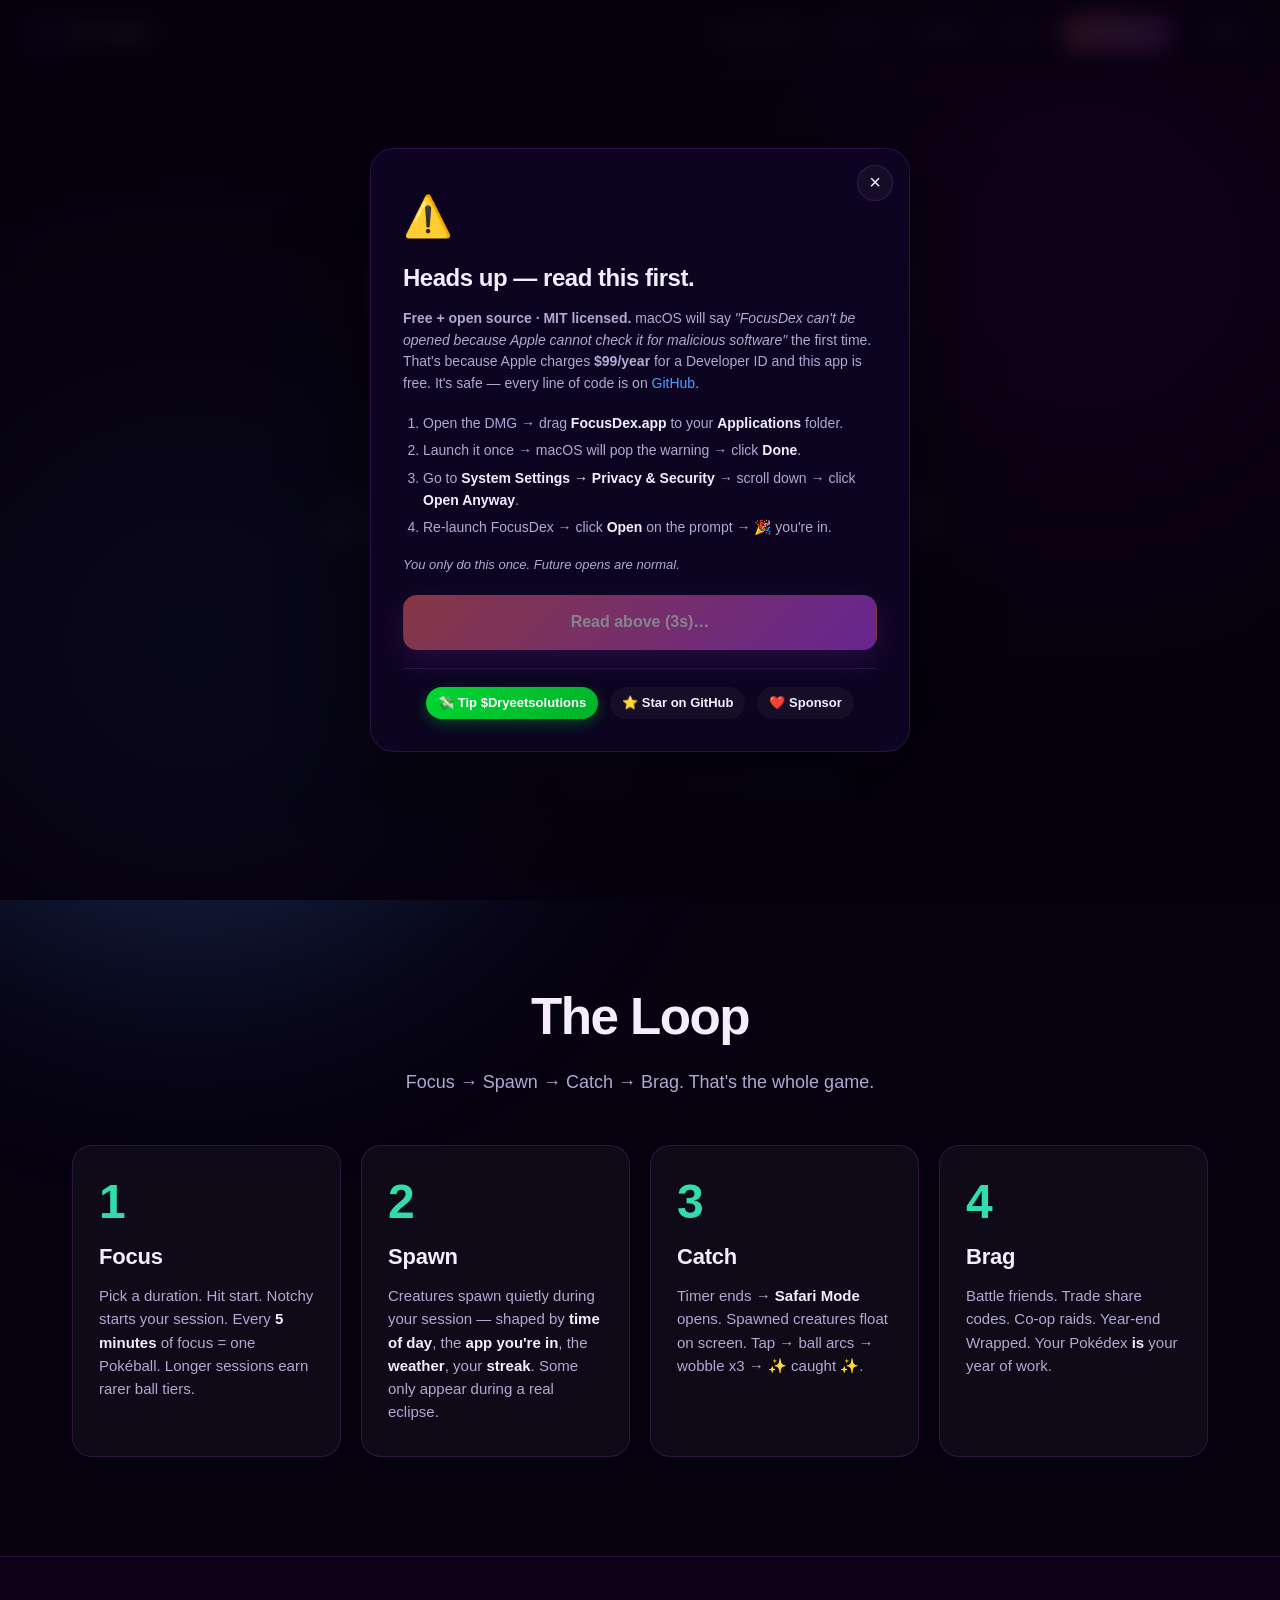
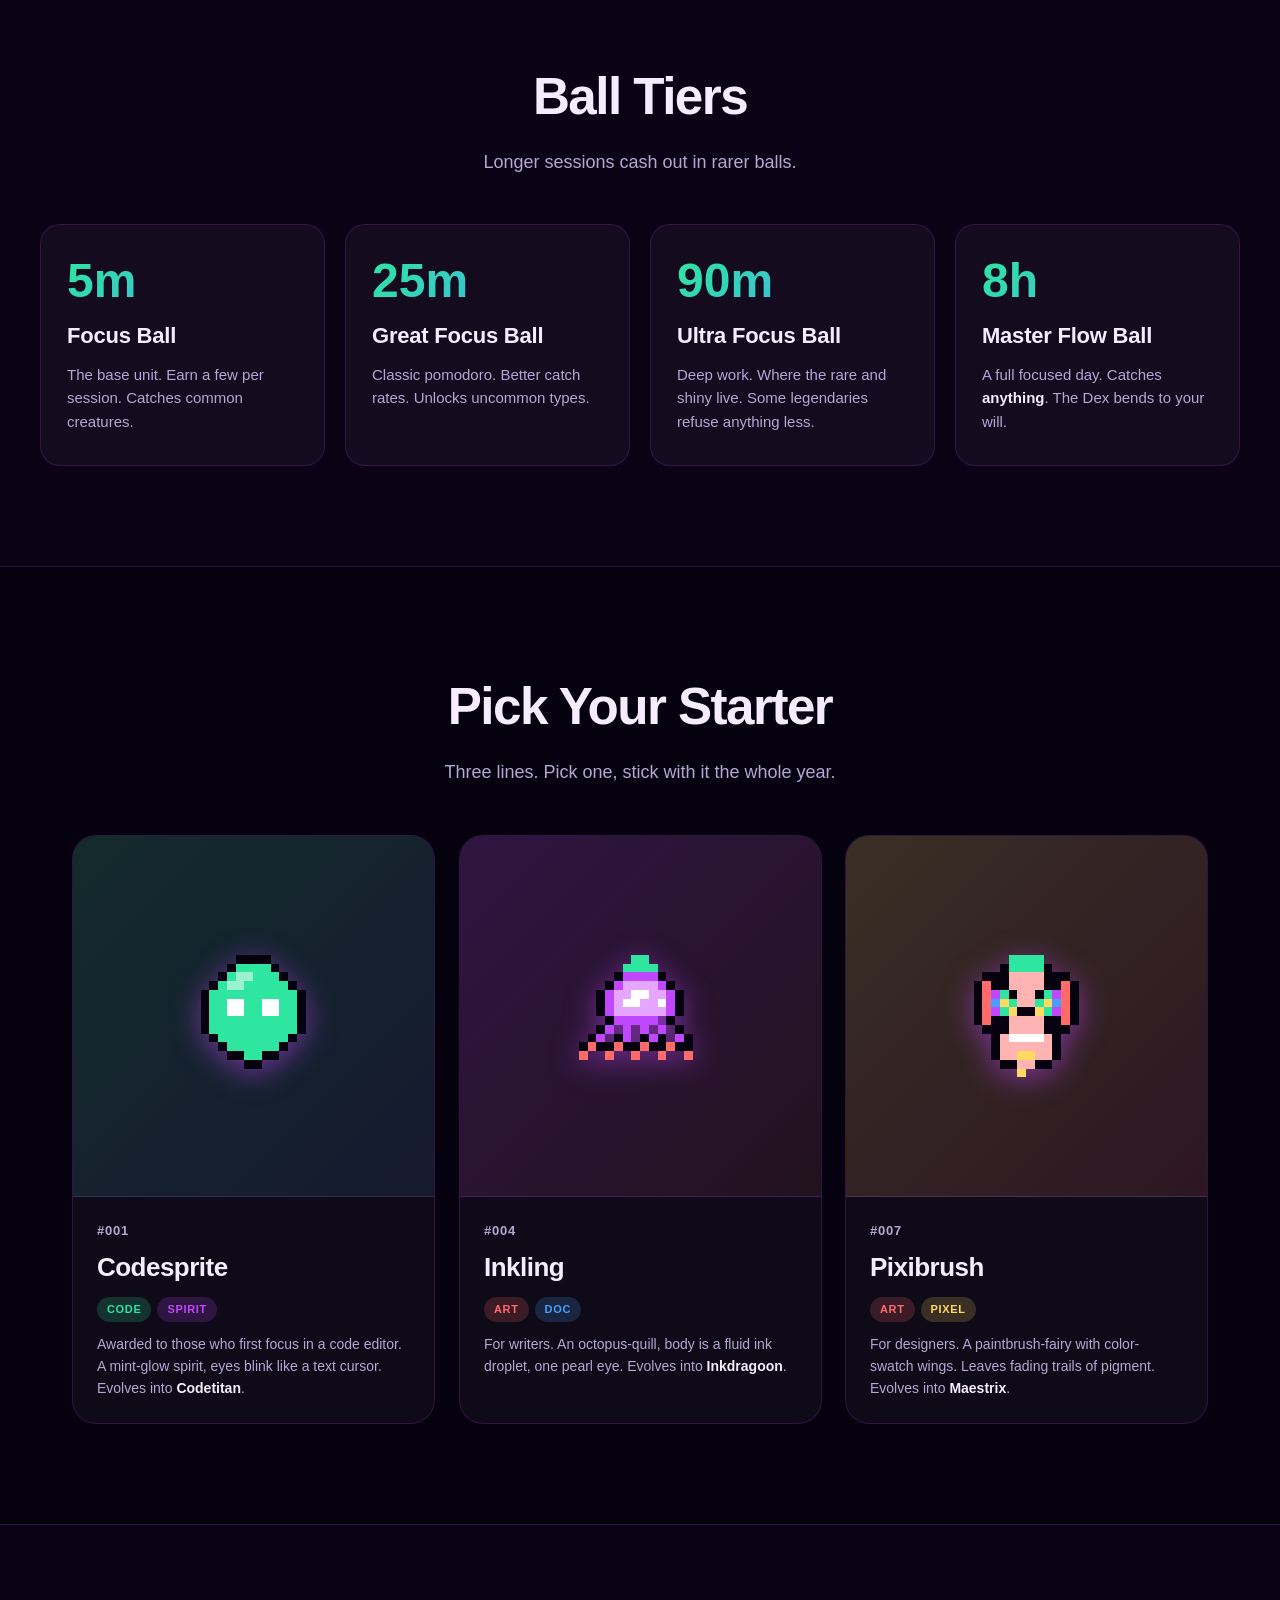
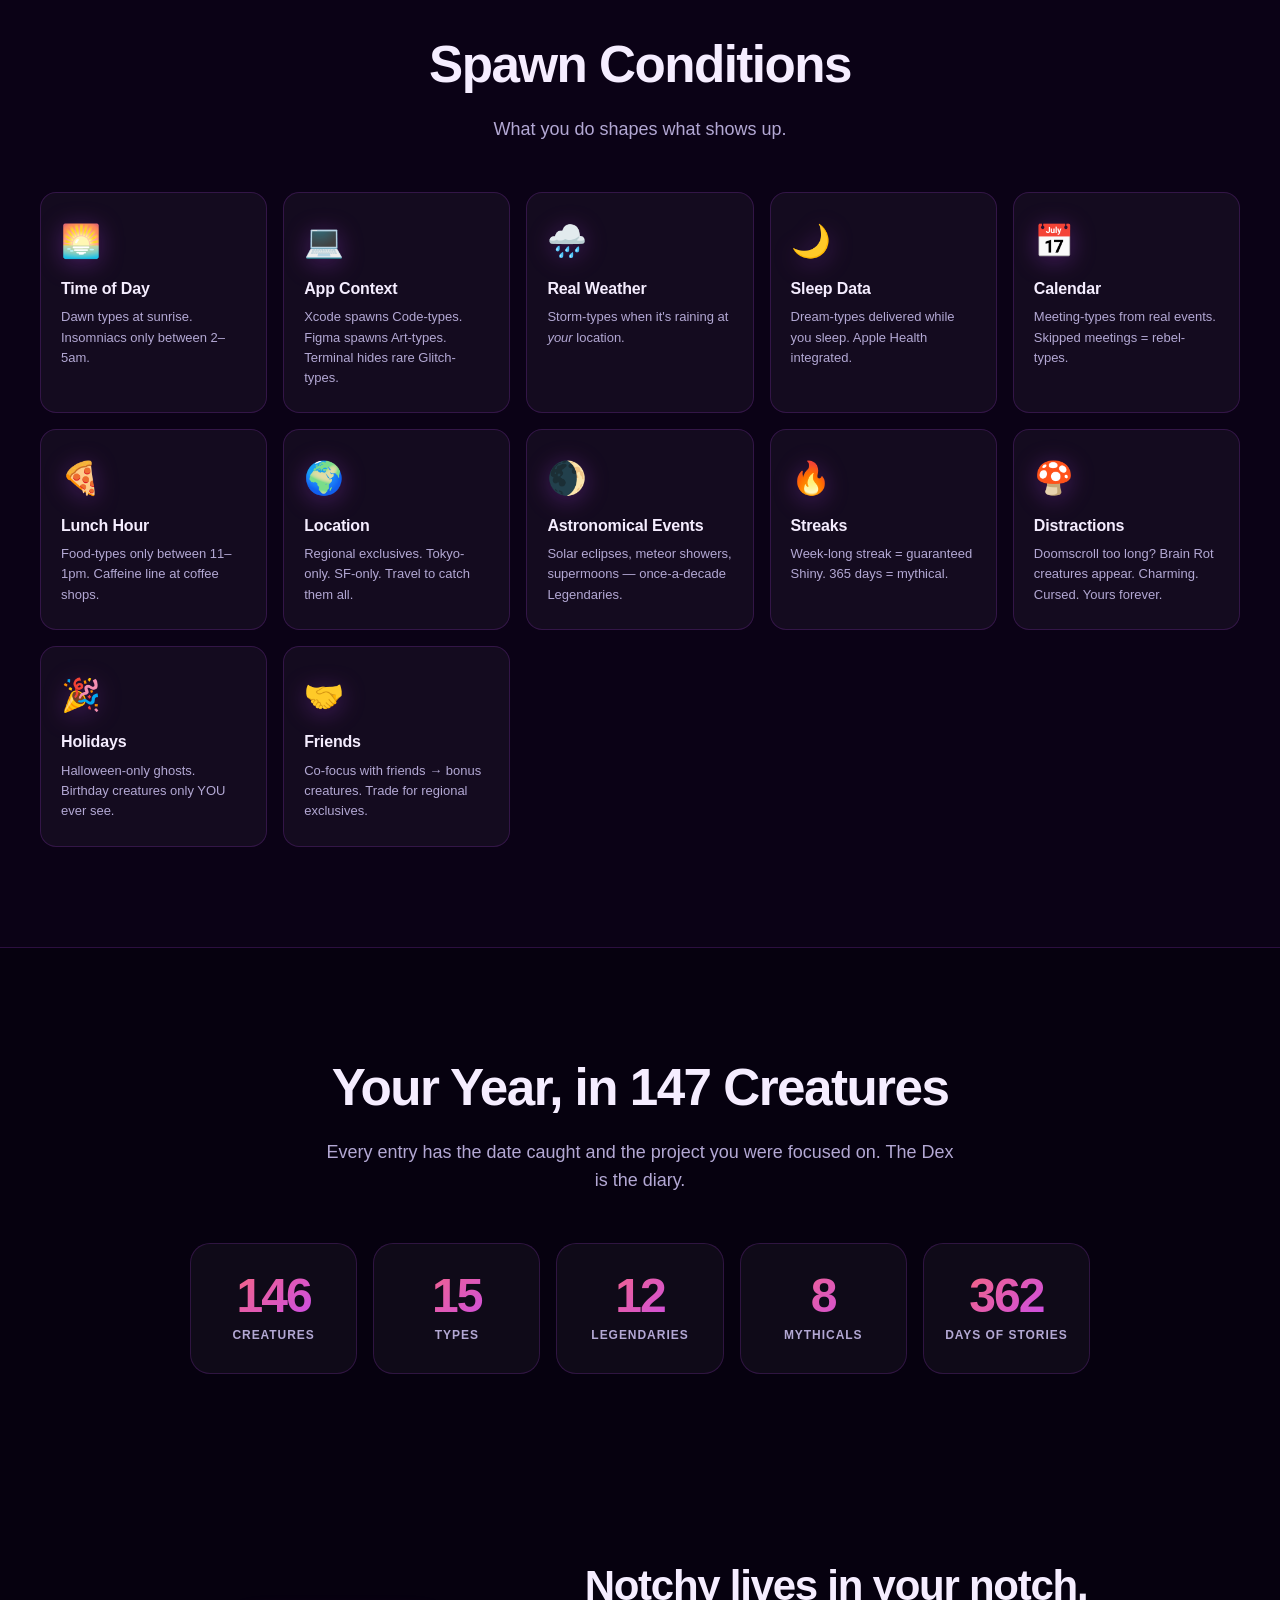
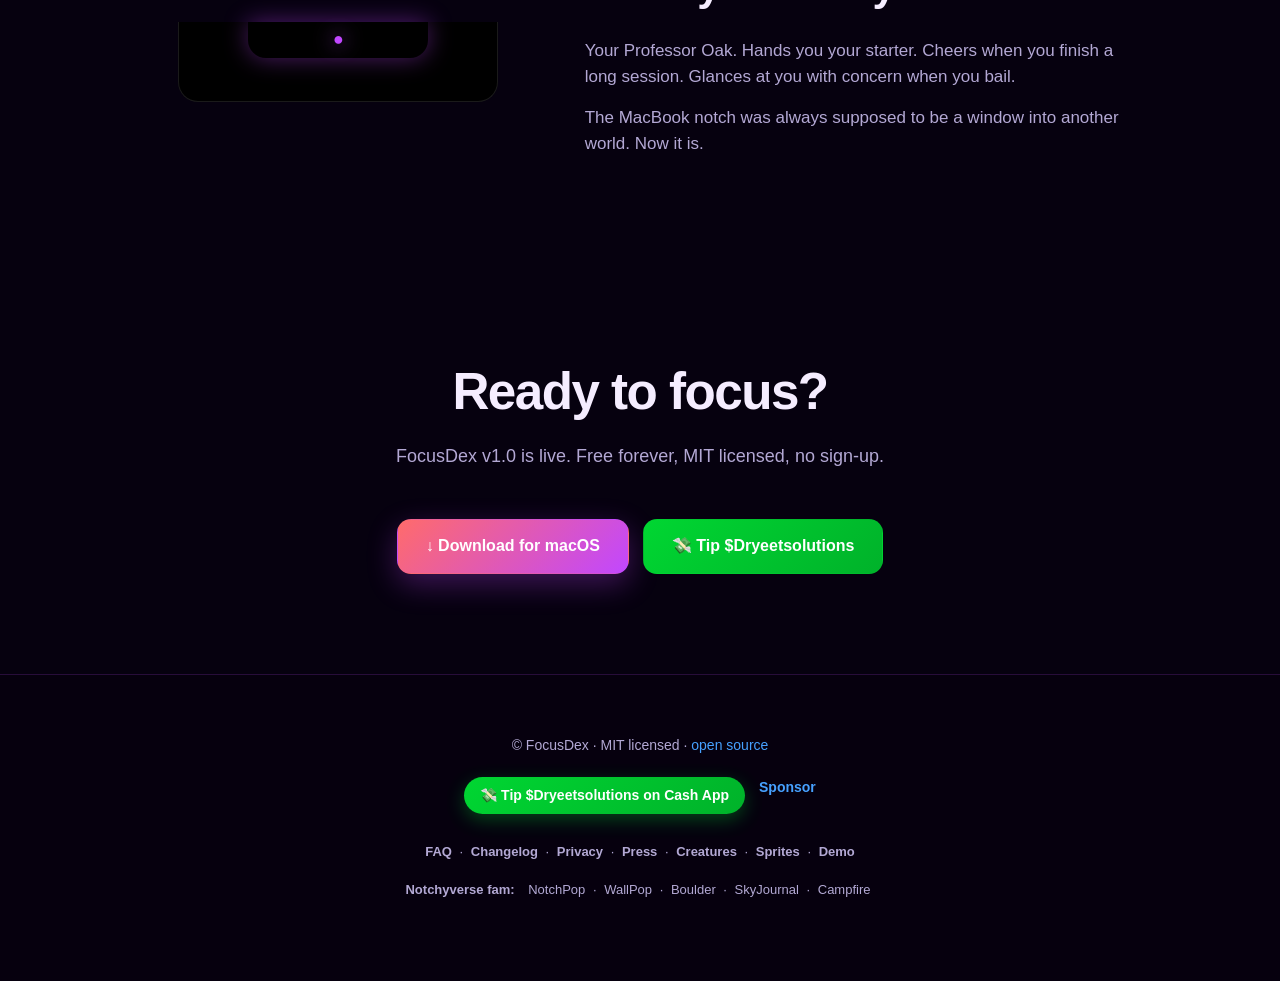
<file: website/index.html>
<!DOCTYPE html>
<html lang="en">
<head>
<meta charset="UTF-8">
<meta name="viewport" content="width=device-width, initial-scale=1.0">
<title>FocusDex — Catch creatures by focusing. Free for macOS.</title>
<meta name="description" content="A macOS focus app with Pokémon-style mechanics. Focus → earn Pokeballs → catch the creatures that spawned during your session. 147 creatures. Free + MIT. Download for macOS 13+.">
<meta property="og:title" content="FocusDex — out now for macOS">
<meta property="og:description" content="Catch creatures by focusing. 147 creatures. Free + MIT licensed. Download for macOS.">
<meta property="og:type" content="website">
<link rel="stylesheet" href="styles.css">
</head>
<body>

<!-- nav -->
<nav>
  <div class="nav-brand">
    <span class="nav-logo">⚡</span>
    <span class="nav-name">FocusDex</span>
  </div>
  <div class="nav-links">
    <a href="#how">How it works</a>
    <a href="#dex">The Dex</a>
    <a href="/creatures.html">Creatures</a>
    <a href="/faq.html">FAQ</a>
    <a href="/demo/" class="nav-demo">Live Demo →</a>
    <a href="https://github.com/bendawg2010/FocusDex" target="_blank" rel="noopener">GitHub</a>
  </div>
</nav>

<!-- hero -->
<section class="hero">
  <div class="hero-inner">
    <div class="status-pill">
      <span class="status-dot"></span> v1.0 out now · macOS 13+ · free + MIT
    </div>
    <h1 class="hero-title">
      <span class="grad-text">FocusDex</span>
    </h1>
    <p class="hero-tagline">
      Catch creatures by <em>focusing</em>.<br>
      The Animal Crossing of productivity.
    </p>
    <p class="hero-sub">
      Set a timer. Focus. Earn Pokéballs in real time. When the timer ends,
      <strong>Safari Mode</strong> opens — a screen full of the creatures that spawned
      during your session. Throw your balls. Catch them all.
    </p>
    <div class="hero-cta">
      <a class="btn primary" href="https://github.com/bendawg2010/FocusDex/releases/latest/download/FocusDex.dmg"
         data-download-trigger>↓ Download for macOS</a>
      <a class="btn ghost" href="/demo/" target="_blank" rel="noopener">🎮 Try the demo</a>
    </div>
    <div class="hero-firsttime">
      First time opening?
      <strong>System Settings → Privacy &amp; Security → Open Anyway</strong> (one click).
      No $99/yr Apple dev fee — it's free.
    </div>
    <div class="hero-meta">
      <span>★ MIT licensed</span>
      <span>·</span>
      <span>♥ free forever</span>
      <span>·</span>
      <span>🪶 made by <a href="https://github.com/bendawg2010" target="_blank" rel="noopener">bendawg2010</a></span>
    </div>
  </div>
</section>

<!-- the loop -->
<section id="how" class="section">
  <h2 class="section-title reveal">The Loop</h2>
  <p class="section-lead reveal reveal-delay-1">Focus → Spawn → Catch → Brag. That's the whole game.</p>
  <div class="loop-grid reveal reveal-delay-2">
    <div class="loop-card">
      <div class="loop-num">1</div>
      <h3>Focus</h3>
      <p>Pick a duration. Hit start. Notchy starts your session. Every <strong>5 minutes</strong> of focus = one Pokéball. Longer sessions earn rarer ball tiers.</p>
    </div>
    <div class="loop-card">
      <div class="loop-num">2</div>
      <h3>Spawn</h3>
      <p>Creatures spawn quietly during your session — shaped by <strong>time of day</strong>, the <strong>app you're in</strong>, the <strong>weather</strong>, your <strong>streak</strong>. Some only appear during a real eclipse.</p>
    </div>
    <div class="loop-card">
      <div class="loop-num">3</div>
      <h3>Catch</h3>
      <p>Timer ends → <strong>Safari Mode</strong> opens. Spawned creatures float on screen. Tap → ball arcs → wobble x3 → ✨ caught ✨.</p>
    </div>
    <div class="loop-card">
      <div class="loop-num">4</div>
      <h3>Brag</h3>
      <p>Battle friends. Trade share codes. Co-op raids. Year-end Wrapped. Your Pokédex <strong>is</strong> your year of work.</p>
    </div>
  </div>
</section>

<!-- ball tiers -->
<section class="section section-alt">
  <h2 class="section-title reveal">Ball Tiers</h2>
  <p class="section-lead reveal reveal-delay-1">Longer sessions cash out in rarer balls.</p>
  <div class="loop-grid reveal reveal-delay-2">
    <div class="loop-card">
      <div class="loop-num">5m</div>
      <h3>Focus Ball</h3>
      <p>The base unit. Earn a few per session. Catches common creatures.</p>
    </div>
    <div class="loop-card">
      <div class="loop-num">25m</div>
      <h3>Great Focus Ball</h3>
      <p>Classic pomodoro. Better catch rates. Unlocks uncommon types.</p>
    </div>
    <div class="loop-card">
      <div class="loop-num">90m</div>
      <h3>Ultra Focus Ball</h3>
      <p>Deep work. Where the rare and shiny live. Some legendaries refuse anything less.</p>
    </div>
    <div class="loop-card">
      <div class="loop-num">8h</div>
      <h3>Master Flow Ball</h3>
      <p>A full focused day. Catches <strong>anything</strong>. The Dex bends to your will.</p>
    </div>
  </div>
</section>

<!-- starters -->
<section id="starters" class="section">
  <h2 class="section-title reveal">Pick Your Starter</h2>
  <p class="section-lead reveal reveal-delay-1">Three lines. Pick one, stick with it the whole year.</p>
  <div class="starter-grid reveal reveal-delay-2">
    <div class="starter-card">
      <div class="starter-art" data-creature="codesprite" data-pixel-art="codesprite"></div>
      <div class="starter-info">
        <div class="dex-num">#001</div>
        <h3>Codesprite</h3>
        <div class="type-row">
          <span class="type-badge type-code">Code</span>
          <span class="type-badge type-spirit">Spirit</span>
        </div>
        <p>Awarded to those who first focus in a code editor. A mint-glow spirit, eyes blink like a text cursor. Evolves into <strong>Codetitan</strong>.</p>
      </div>
    </div>

    <div class="starter-card">
      <div class="starter-art" data-creature="inkling" data-pixel-art="inkling"></div>
      <div class="starter-info">
        <div class="dex-num">#004</div>
        <h3>Inkling</h3>
        <div class="type-row">
          <span class="type-badge type-art">Art</span>
          <span class="type-badge type-doc">Doc</span>
        </div>
        <p>For writers. An octopus-quill, body is a fluid ink droplet, one pearl eye. Evolves into <strong>Inkdragoon</strong>.</p>
      </div>
    </div>

    <div class="starter-card">
      <div class="starter-art" data-creature="pixibrush" data-pixel-art="pixibrush"></div>
      <div class="starter-info">
        <div class="dex-num">#007</div>
        <h3>Pixibrush</h3>
        <div class="type-row">
          <span class="type-badge type-art">Art</span>
          <span class="type-badge type-pixel">Pixel</span>
        </div>
        <p>For designers. A paintbrush-fairy with color-swatch wings. Leaves fading trails of pigment. Evolves into <strong>Maestrix</strong>.</p>
      </div>
    </div>
  </div>
</section>

<!-- spawn conditions -->
<section class="section section-alt">
  <h2 class="section-title reveal">Spawn Conditions</h2>
  <p class="section-lead reveal reveal-delay-1">What you do shapes what shows up.</p>
  <div class="spawn-grid reveal reveal-delay-2">
    <div class="spawn-tile"><span class="spawn-emoji">🌅</span><h4>Time of Day</h4><p>Dawn types at sunrise. Insomniacs only between 2–5am.</p></div>
    <div class="spawn-tile"><span class="spawn-emoji">💻</span><h4>App Context</h4><p>Xcode spawns Code-types. Figma spawns Art-types. Terminal hides rare Glitch-types.</p></div>
    <div class="spawn-tile"><span class="spawn-emoji">🌧️</span><h4>Real Weather</h4><p>Storm-types when it's raining at <em>your</em> location.</p></div>
    <div class="spawn-tile"><span class="spawn-emoji">🌙</span><h4>Sleep Data</h4><p>Dream-types delivered while you sleep. Apple Health integrated.</p></div>
    <div class="spawn-tile"><span class="spawn-emoji">📅</span><h4>Calendar</h4><p>Meeting-types from real events. Skipped meetings = rebel-types.</p></div>
    <div class="spawn-tile"><span class="spawn-emoji">🍕</span><h4>Lunch Hour</h4><p>Food-types only between 11–1pm. Caffeine line at coffee shops.</p></div>
    <div class="spawn-tile"><span class="spawn-emoji">🌍</span><h4>Location</h4><p>Regional exclusives. Tokyo-only. SF-only. Travel to catch them all.</p></div>
    <div class="spawn-tile"><span class="spawn-emoji">🌒</span><h4>Astronomical Events</h4><p>Solar eclipses, meteor showers, supermoons — once-a-decade Legendaries.</p></div>
    <div class="spawn-tile"><span class="spawn-emoji">🔥</span><h4>Streaks</h4><p>Week-long streak = guaranteed Shiny. 365 days = mythical.</p></div>
    <div class="spawn-tile"><span class="spawn-emoji">🍄</span><h4>Distractions</h4><p>Doomscroll too long? Brain Rot creatures appear. Charming. Cursed. Yours forever.</p></div>
    <div class="spawn-tile"><span class="spawn-emoji">🎉</span><h4>Holidays</h4><p>Halloween-only ghosts. Birthday creatures only YOU ever see.</p></div>
    <div class="spawn-tile"><span class="spawn-emoji">🤝</span><h4>Friends</h4><p>Co-focus with friends → bonus creatures. Trade for regional exclusives.</p></div>
  </div>
</section>

<!-- the dex -->
<section id="dex" class="section">
  <h2 class="section-title reveal">Your Year, in 147 Creatures</h2>
  <p class="section-lead reveal reveal-delay-1">Every entry has the date caught and the project you were focused on. The Dex is the diary.</p>
  <div class="dex-stats reveal reveal-delay-2">
    <div class="dex-stat"><span class="stat-num">147</span><span class="stat-label">creatures</span></div>
    <div class="dex-stat"><span class="stat-num">15</span><span class="stat-label">types</span></div>
    <div class="dex-stat"><span class="stat-num">12</span><span class="stat-label">legendaries</span></div>
    <div class="dex-stat"><span class="stat-num">8</span><span class="stat-label">mythicals</span></div>
    <div class="dex-stat"><span class="stat-num">365</span><span class="stat-label">days of stories</span></div>
  </div>
</section>

<!-- notchy as professor -->
<section class="section notchy-section">
  <div class="notchy-row reveal">
    <div class="notchy-art">
      <div class="notch-mock">
        <div class="notch-shape">
          <span class="notchy-emoji">●︎</span>
        </div>
      </div>
    </div>
    <div class="notchy-info">
      <h2>Notchy lives in your notch.</h2>
      <p>Your Professor Oak. Hands you your starter. Cheers when you finish a long session. Glances at you with concern when you bail.</p>
      <p>The MacBook notch was always supposed to be a window into another world. Now it is.</p>
    </div>
  </div>
</section>

<!-- cta -->
<section class="section cta-section">
  <h2 class="section-title reveal">Ready to focus?</h2>
  <p class="section-lead reveal reveal-delay-1">FocusDex v1.0 is live. Free forever, MIT licensed, no sign-up.</p>
  <div class="cta-row">
    <a class="btn primary" href="https://github.com/bendawg2010/FocusDex/releases/latest/download/FocusDex.dmg" data-download-trigger>↓ Download for macOS</a>
    <a class="btn ghost cashapp-pill" href="https://cash.app/$Dryeetsolutions" target="_blank" rel="noopener">💸 Tip $Dryeetsolutions</a>
  </div>
</section>

<!-- footer -->
<footer>
  <div class="footer-main">
    <span>© FocusDex · MIT licensed · <a href="https://github.com/bendawg2010/FocusDex" target="_blank" rel="noopener">open source</a></span>
  </div>
  <div class="footer-tip">
    <a href="https://cash.app/$Dryeetsolutions" target="_blank" rel="noopener" class="cashapp">💸 Tip $Dryeetsolutions on Cash App</a>
    <a href="https://github.com/sponsors/bendawg2010" target="_blank" rel="noopener">Sponsor</a>
  </div>
  <div class="footer-pages">
    <a href="/faq.html">FAQ</a> ·
    <a href="/changelog.html">Changelog</a> ·
    <a href="/privacy.html">Privacy</a> ·
    <a href="/press.html">Press</a> ·
    <a href="/creatures.html">Creatures</a> ·
    <a href="/sprites.html">Sprites</a> ·
    <a href="/demo/">Demo</a>
  </div>
  <div class="footer-fam">
    <span class="fam-label">Notchyverse fam:</span>
    <a href="#" target="_blank" rel="noopener">NotchPop</a> ·
    <a href="#" target="_blank" rel="noopener">WallPop</a> ·
    <a href="#" target="_blank" rel="noopener">Boulder</a> ·
    <a href="#" target="_blank" rel="noopener">SkyJournal</a> ·
    <a href="#" target="_blank" rel="noopener">Campfire</a>
  </div>
</footer>

<!-- download gate modal -->
<div id="dlGate" class="dl-gate" hidden role="dialog" aria-modal="true" aria-labelledby="dlGateTitle">
  <div class="dl-gate-card">
    <button class="dl-gate-close" id="dlGateClose" type="button" aria-label="Close">×</button>
    <div class="dl-gate-icon">⚠️</div>
    <h2 class="dl-gate-title" id="dlGateTitle">Heads up — read this first.</h2>
    <p class="dl-gate-lead">
      <strong>Free + open source · MIT licensed.</strong> macOS will say
      <em>"FocusDex can't be opened because Apple cannot check it for
      malicious software"</em> the first time. That's because Apple charges
      <strong>$99/year</strong> for a Developer ID and this app is free.
      It's safe — every line of code is on
      <a href="https://github.com/bendawg2010/FocusDex" target="_blank" rel="noopener">GitHub</a>.
    </p>
    <ol>
      <li>Open the DMG → drag <strong>FocusDex.app</strong> to your <strong>Applications</strong> folder.</li>
      <li>Launch it once → macOS will pop the warning → click <strong>Done</strong>.</li>
      <li>Go to <strong>System Settings → Privacy &amp; Security</strong> → scroll down → click <strong>Open Anyway</strong>.</li>
      <li>Re-launch FocusDex → click <strong>Open</strong> on the prompt → 🎉 you're in.</li>
    </ol>
    <p class="dl-gate-note">You only do this once. Future opens are normal.</p>
    <a id="dlGateConfirm" class="btn primary dl-gate-btn" href="#" data-locked="true">
      <span class="dl-gate-btn-text">Read above (3s)…</span>
    </a>
    <div class="dl-gate-tip-row">
      <a href="https://cash.app/$Dryeetsolutions" target="_blank" rel="noopener" class="cashapp">💸 Tip $Dryeetsolutions</a>
      <a href="https://github.com/bendawg2010/FocusDex" target="_blank" rel="noopener">⭐ Star on GitHub</a>
      <a href="https://github.com/sponsors/bendawg2010" target="_blank" rel="noopener">❤️ Sponsor</a>
    </div>
  </div>
</div>

<script>
// Inline download gate — no external-file caching, no DOM-load races.
// Runs immediately after the modal HTML is parsed.
(function () {
  'use strict';
  var gate = document.getElementById('dlGate');
  var closeBtn = document.getElementById('dlGateClose');
  var confirmBtn = document.getElementById('dlGateConfirm');
  if (!gate || !closeBtn || !confirmBtn) {
    console.warn('[FocusDex gate] missing DOM elements', { gate: !!gate, closeBtn: !!closeBtn, confirmBtn: !!confirmBtn });
    return;
  }
  var confirmText = confirmBtn.querySelector('.dl-gate-btn-text');
  if (!confirmText) {
    console.warn('[FocusDex gate] missing .dl-gate-btn-text');
    return;
  }
  var countdownTimer = null;
  var pendingHref = '';

  function startCountdown() {
    var remaining = 3;
    confirmBtn.setAttribute('data-locked', 'true');
    confirmText.textContent = 'Read above (' + remaining + 's)...';
    if (countdownTimer) clearInterval(countdownTimer);
    countdownTimer = setInterval(function () {
      remaining--;
      console.log('[FocusDex gate] tick', remaining);
      if (remaining > 0) {
        confirmText.textContent = 'Read above (' + remaining + 's)...';
      } else {
        clearInterval(countdownTimer);
        countdownTimer = null;
        confirmBtn.removeAttribute('data-locked');
        confirmBtn.setAttribute('href', pendingHref);
        confirmText.textContent = '↓ Download FocusDex.dmg';
      }
    }, 1000);
  }

  function openGate(href) {
    console.log('[FocusDex gate] opening for', href);
    pendingHref = href || '#';
    gate.removeAttribute('hidden');
    confirmBtn.setAttribute('href', '#');
    startCountdown();
  }

  function closeGate() {
    console.log('[FocusDex gate] closing');
    gate.setAttribute('hidden', '');
    if (countdownTimer) { clearInterval(countdownTimer); countdownTimer = null; }
    confirmBtn.setAttribute('data-locked', 'true');
    confirmBtn.setAttribute('href', '#');
    confirmText.textContent = 'Read above (3s)...';
  }

  // Bind every download trigger
  var triggers = document.querySelectorAll('[data-download-trigger]');
  console.log('[FocusDex gate] found', triggers.length, 'triggers');
  triggers.forEach(function (link) {
    link.addEventListener('click', function (e) {
      e.preventDefault();
      openGate(link.getAttribute('href'));
    });
  });

  confirmBtn.addEventListener('click', function (e) {
    if (confirmBtn.getAttribute('data-locked') === 'true') {
      e.preventDefault();
      return;
    }
    setTimeout(closeGate, 600);
  });

  closeBtn.addEventListener('click', function (e) { e.preventDefault(); closeGate(); });
  gate.addEventListener('click', function (e) {
    if (e.target === gate) closeGate();
  });
  document.addEventListener('keydown', function (e) {
    if (e.key === 'Escape' && !gate.hasAttribute('hidden')) closeGate();
  });
})();
</script>

<script src="pixel-art.js?v=3"></script>
<script src="app.js?v=3"></script>
</body>
</html>
</file>
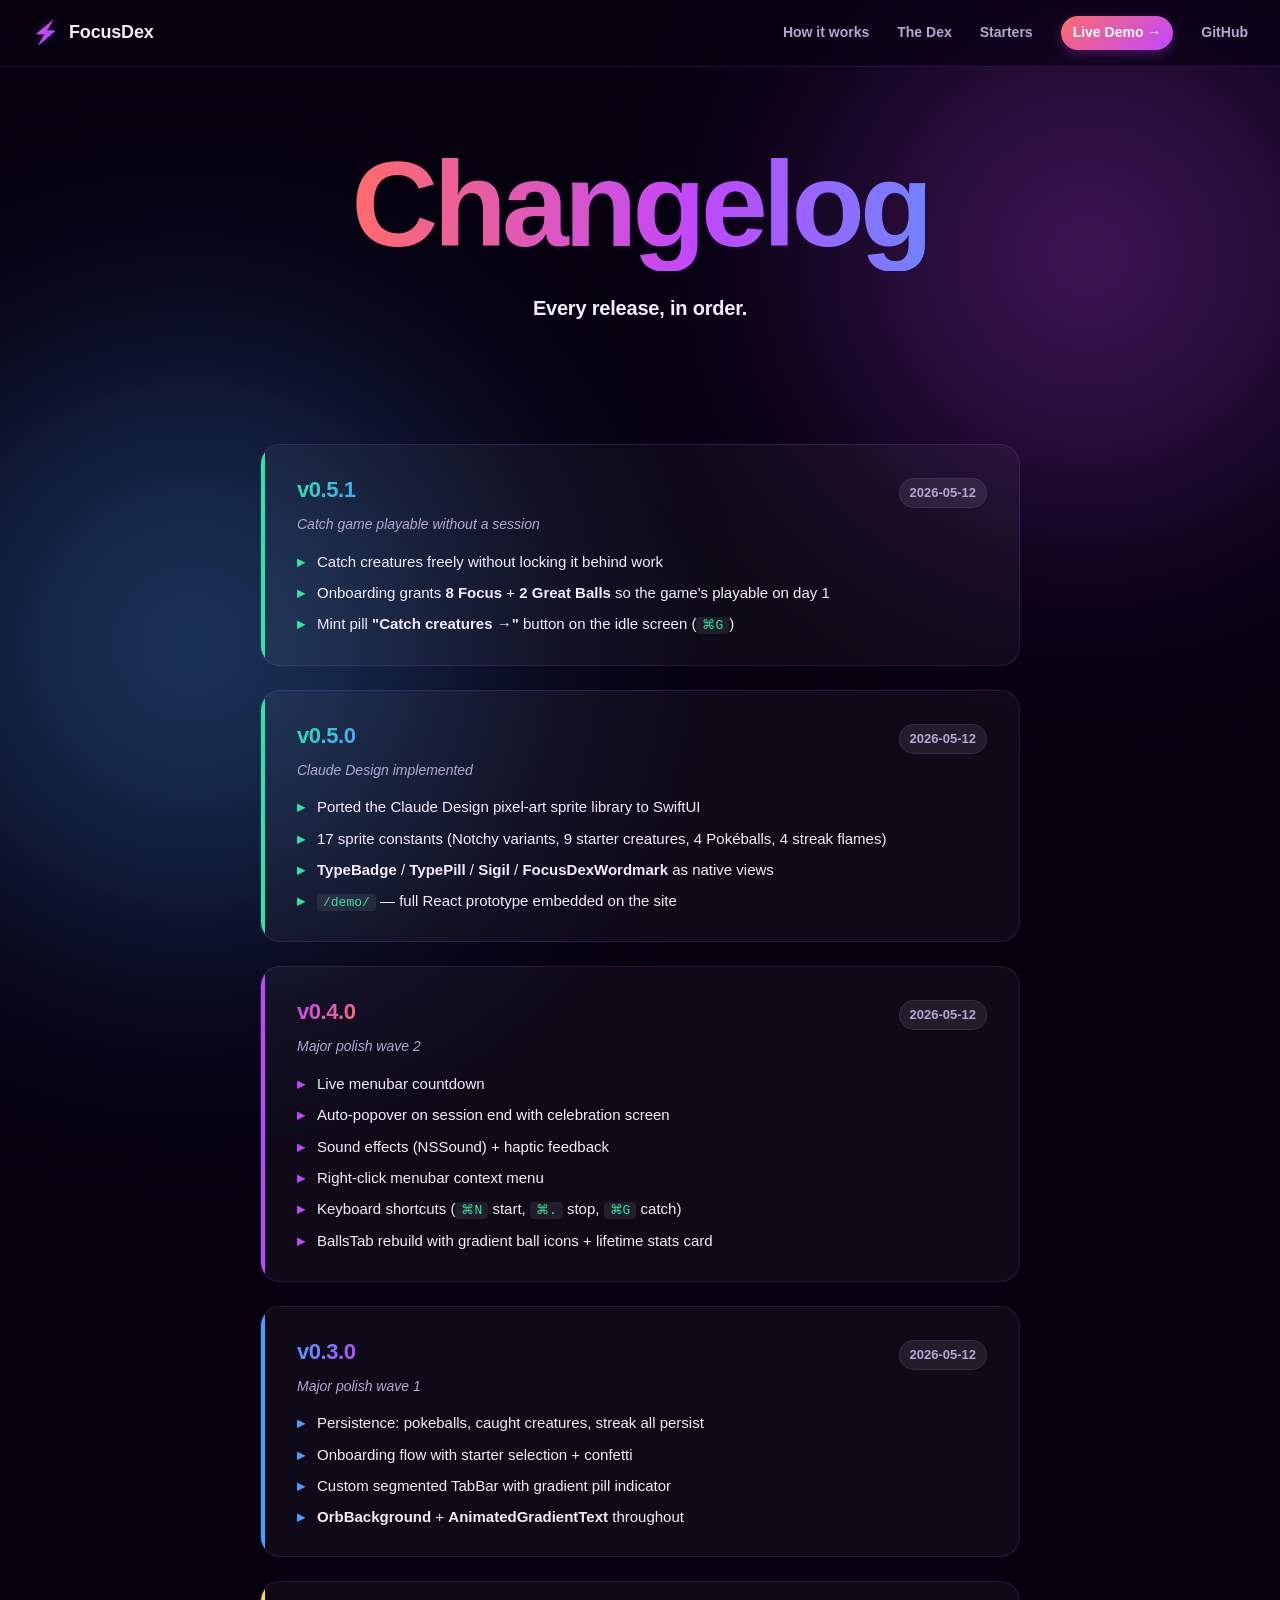
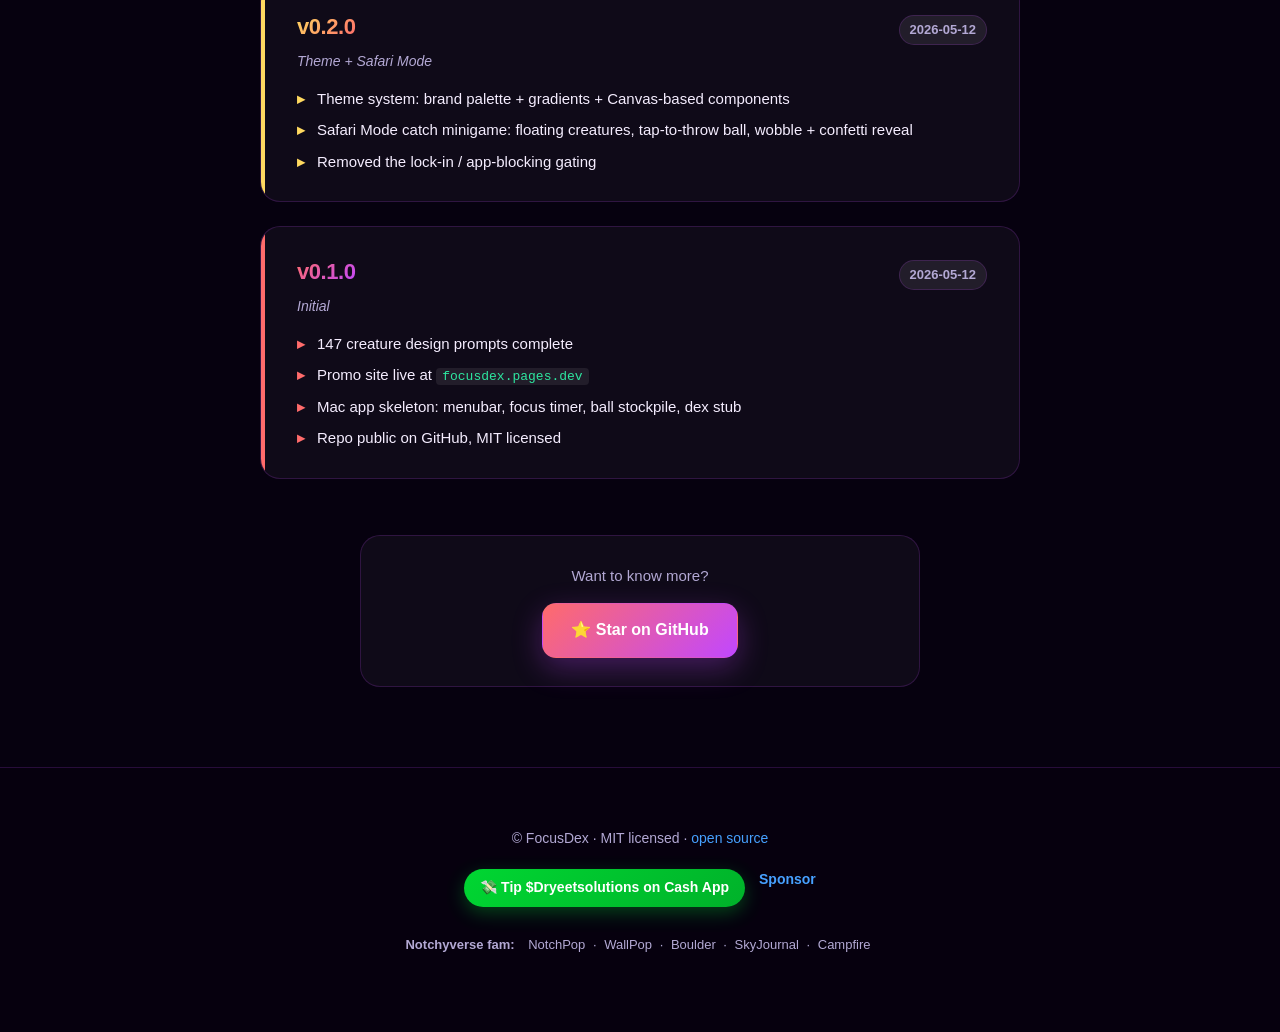
<file: website/changelog.html>
<!DOCTYPE html>
<html lang="en">
<head>
<meta charset="UTF-8">
<meta name="viewport" content="width=device-width, initial-scale=1.0">
<title>Changelog — FocusDex</title>
<meta name="description" content="Every FocusDex release, in order. The full ship log.">
<link rel="stylesheet" href="styles.css">
<style>
  /* ===== changelog page ===== */
  .changelog-section { padding-top: 60px; padding-bottom: 80px; }
  .changelog-list {
    max-width: 760px;
    margin: 0 auto;
    display: flex;
    flex-direction: column;
    gap: 24px;
  }
  .release-card {
    position: relative;
    padding: 28px 32px 28px 36px;
    background: var(--card);
    border: 1px solid var(--border);
    border-radius: 20px;
    transition: transform 200ms, background 200ms, box-shadow 200ms;
    overflow: hidden;
  }
  .release-card:hover {
    transform: translateY(-2px);
    background: var(--card-hi);
    box-shadow: 0 14px 40px rgba(193, 71, 255, 0.18);
  }
  .release-card::before {
    content: "";
    position: absolute;
    top: 0; bottom: 0; left: 0;
    width: 4px;
    background: var(--stripe, var(--magenta));
    border-radius: 4px 0 0 4px;
  }
  .release-head {
    display: flex;
    align-items: baseline;
    justify-content: space-between;
    flex-wrap: wrap;
    gap: 10px;
    margin-bottom: 6px;
  }
  .release-version {
    font-size: 22px;
    font-weight: 900;
    letter-spacing: -0.02em;
    color: var(--text);
  }
  .release-version .v-tag {
    background: linear-gradient(135deg, var(--stripe-a, var(--magenta)), var(--stripe-b, var(--blue)));
    -webkit-background-clip: text;
    background-clip: text;
    -webkit-text-fill-color: transparent;
    margin-right: 8px;
  }
  .release-date {
    font-size: 13px;
    font-weight: 600;
    color: var(--text-dim);
    background: var(--card-hi);
    padding: 4px 10px;
    border-radius: 999px;
    border: 1px solid var(--border);
  }
  .release-subtitle {
    font-size: 14px;
    color: var(--text-dim);
    font-style: italic;
    margin-bottom: 14px;
  }
  .release-card ul {
    list-style: none;
    padding: 0;
    margin: 0;
    display: flex;
    flex-direction: column;
    gap: 8px;
  }
  .release-card li {
    position: relative;
    padding-left: 20px;
    font-size: 15px;
    color: var(--text);
    line-height: 1.55;
  }
  .release-card li::before {
    content: "▸";
    position: absolute;
    left: 0;
    color: var(--stripe, var(--magenta));
    font-weight: 900;
  }
  .release-card li strong { color: var(--text); }
  .release-card code {
    background: var(--card-hi);
    padding: 1px 6px;
    border-radius: 4px;
    font-size: 13px;
    color: var(--mint);
  }

  /* major.minor stripe accents */
  .v-0-5 { --stripe: var(--mint);    --stripe-a: var(--mint);    --stripe-b: var(--blue); }
  .v-0-4 { --stripe: var(--magenta); --stripe-a: var(--magenta); --stripe-b: var(--pink); }
  .v-0-3 { --stripe: var(--blue);    --stripe-a: var(--blue);    --stripe-b: var(--magenta); }
  .v-0-2 { --stripe: var(--yellow);  --stripe-a: var(--yellow);  --stripe-b: var(--pink); }
  .v-0-1 { --stripe: var(--pink);    --stripe-a: var(--pink);    --stripe-b: var(--magenta); }

  .changelog-outro {
    margin-top: 56px;
    text-align: center;
    padding: 28px;
    background: var(--card);
    border: 1px solid var(--border);
    border-radius: 20px;
    max-width: 560px;
    margin-left: auto;
    margin-right: auto;
  }
  .changelog-outro p {
    color: var(--text-dim);
    margin-bottom: 16px;
    font-size: 15px;
  }
</style>
</head>
<body>

<!-- nav -->
<nav>
  <div class="nav-brand">
    <a href="/" style="display:flex;align-items:center;gap:10px;color:inherit;">
      <span class="nav-logo">⚡</span>
      <span class="nav-name">FocusDex</span>
    </a>
  </div>
  <div class="nav-links">
    <a href="/#how">How it works</a>
    <a href="/#dex">The Dex</a>
    <a href="/#starters">Starters</a>
    <a href="/demo/" class="nav-demo">Live Demo →</a>
    <a href="https://github.com/bendawg2010/FocusDex" target="_blank" rel="noopener">GitHub</a>
  </div>
</nav>

<!-- header -->
<section class="hero" style="padding: 80px 32px 40px;">
  <div class="hero-inner">
    <h1 class="hero-title"><span class="grad-text">Changelog</span></h1>
    <p class="hero-tagline" style="font-size: 20px;">Every release, in order.</p>
  </div>
</section>

<!-- changelog -->
<section class="section changelog-section">
  <div class="changelog-list">

    <article class="release-card v-0-5">
      <div class="release-head">
        <h2 class="release-version"><span class="v-tag">v0.5.1</span></h2>
        <span class="release-date">2026-05-12</span>
      </div>
      <p class="release-subtitle">Catch game playable without a session</p>
      <ul>
        <li>Catch creatures freely without locking it behind work</li>
        <li>Onboarding grants <strong>8 Focus</strong> + <strong>2 Great Balls</strong> so the game's playable on day 1</li>
        <li>Mint pill <strong>"Catch creatures →"</strong> button on the idle screen (<code>⌘G</code>)</li>
      </ul>
    </article>

    <article class="release-card v-0-5">
      <div class="release-head">
        <h2 class="release-version"><span class="v-tag">v0.5.0</span></h2>
        <span class="release-date">2026-05-12</span>
      </div>
      <p class="release-subtitle">Claude Design implemented</p>
      <ul>
        <li>Ported the Claude Design pixel-art sprite library to SwiftUI</li>
        <li>17 sprite constants (Notchy variants, 9 starter creatures, 4 Pokéballs, 4 streak flames)</li>
        <li><strong>TypeBadge</strong> / <strong>TypePill</strong> / <strong>Sigil</strong> / <strong>FocusDexWordmark</strong> as native views</li>
        <li><code>/demo/</code> — full React prototype embedded on the site</li>
      </ul>
    </article>

    <article class="release-card v-0-4">
      <div class="release-head">
        <h2 class="release-version"><span class="v-tag">v0.4.0</span></h2>
        <span class="release-date">2026-05-12</span>
      </div>
      <p class="release-subtitle">Major polish wave 2</p>
      <ul>
        <li>Live menubar countdown</li>
        <li>Auto-popover on session end with celebration screen</li>
        <li>Sound effects (NSSound) + haptic feedback</li>
        <li>Right-click menubar context menu</li>
        <li>Keyboard shortcuts (<code>⌘N</code> start, <code>⌘.</code> stop, <code>⌘G</code> catch)</li>
        <li>BallsTab rebuild with gradient ball icons + lifetime stats card</li>
      </ul>
    </article>

    <article class="release-card v-0-3">
      <div class="release-head">
        <h2 class="release-version"><span class="v-tag">v0.3.0</span></h2>
        <span class="release-date">2026-05-12</span>
      </div>
      <p class="release-subtitle">Major polish wave 1</p>
      <ul>
        <li>Persistence: pokeballs, caught creatures, streak all persist</li>
        <li>Onboarding flow with starter selection + confetti</li>
        <li>Custom segmented TabBar with gradient pill indicator</li>
        <li><strong>OrbBackground</strong> + <strong>AnimatedGradientText</strong> throughout</li>
      </ul>
    </article>

    <article class="release-card v-0-2">
      <div class="release-head">
        <h2 class="release-version"><span class="v-tag">v0.2.0</span></h2>
        <span class="release-date">2026-05-12</span>
      </div>
      <p class="release-subtitle">Theme + Safari Mode</p>
      <ul>
        <li>Theme system: brand palette + gradients + Canvas-based components</li>
        <li>Safari Mode catch minigame: floating creatures, tap-to-throw ball, wobble + confetti reveal</li>
        <li>Removed the lock-in / app-blocking gating</li>
      </ul>
    </article>

    <article class="release-card v-0-1">
      <div class="release-head">
        <h2 class="release-version"><span class="v-tag">v0.1.0</span></h2>
        <span class="release-date">2026-05-12</span>
      </div>
      <p class="release-subtitle">Initial</p>
      <ul>
        <li>147 creature design prompts complete</li>
        <li>Promo site live at <code>focusdex.pages.dev</code></li>
        <li>Mac app skeleton: menubar, focus timer, ball stockpile, dex stub</li>
        <li>Repo public on GitHub, MIT licensed</li>
      </ul>
    </article>

  </div>

  <div class="changelog-outro">
    <p>Want to know more?</p>
    <a class="btn primary" href="https://github.com/bendawg2010/FocusDex" target="_blank" rel="noopener">⭐ Star on GitHub</a>
  </div>
</section>

<!-- footer -->
<footer>
  <div class="footer-main">
    <span>© FocusDex · MIT licensed · <a href="https://github.com/bendawg2010/FocusDex" target="_blank" rel="noopener">open source</a></span>
  </div>
  <div class="footer-tip">
    <a href="https://cash.app/$Dryeetsolutions" target="_blank" rel="noopener" class="cashapp">💸 Tip $Dryeetsolutions on Cash App</a>
    <a href="https://github.com/sponsors/bendawg2010" target="_blank" rel="noopener">Sponsor</a>
  </div>
  <div class="footer-fam">
    <span class="fam-label">Notchyverse fam:</span>
    <a href="#" target="_blank" rel="noopener">NotchPop</a> ·
    <a href="#" target="_blank" rel="noopener">WallPop</a> ·
    <a href="#" target="_blank" rel="noopener">Boulder</a> ·
    <a href="#" target="_blank" rel="noopener">SkyJournal</a> ·
    <a href="#" target="_blank" rel="noopener">Campfire</a>
  </div>
</footer>

</body>
</html>
</file>
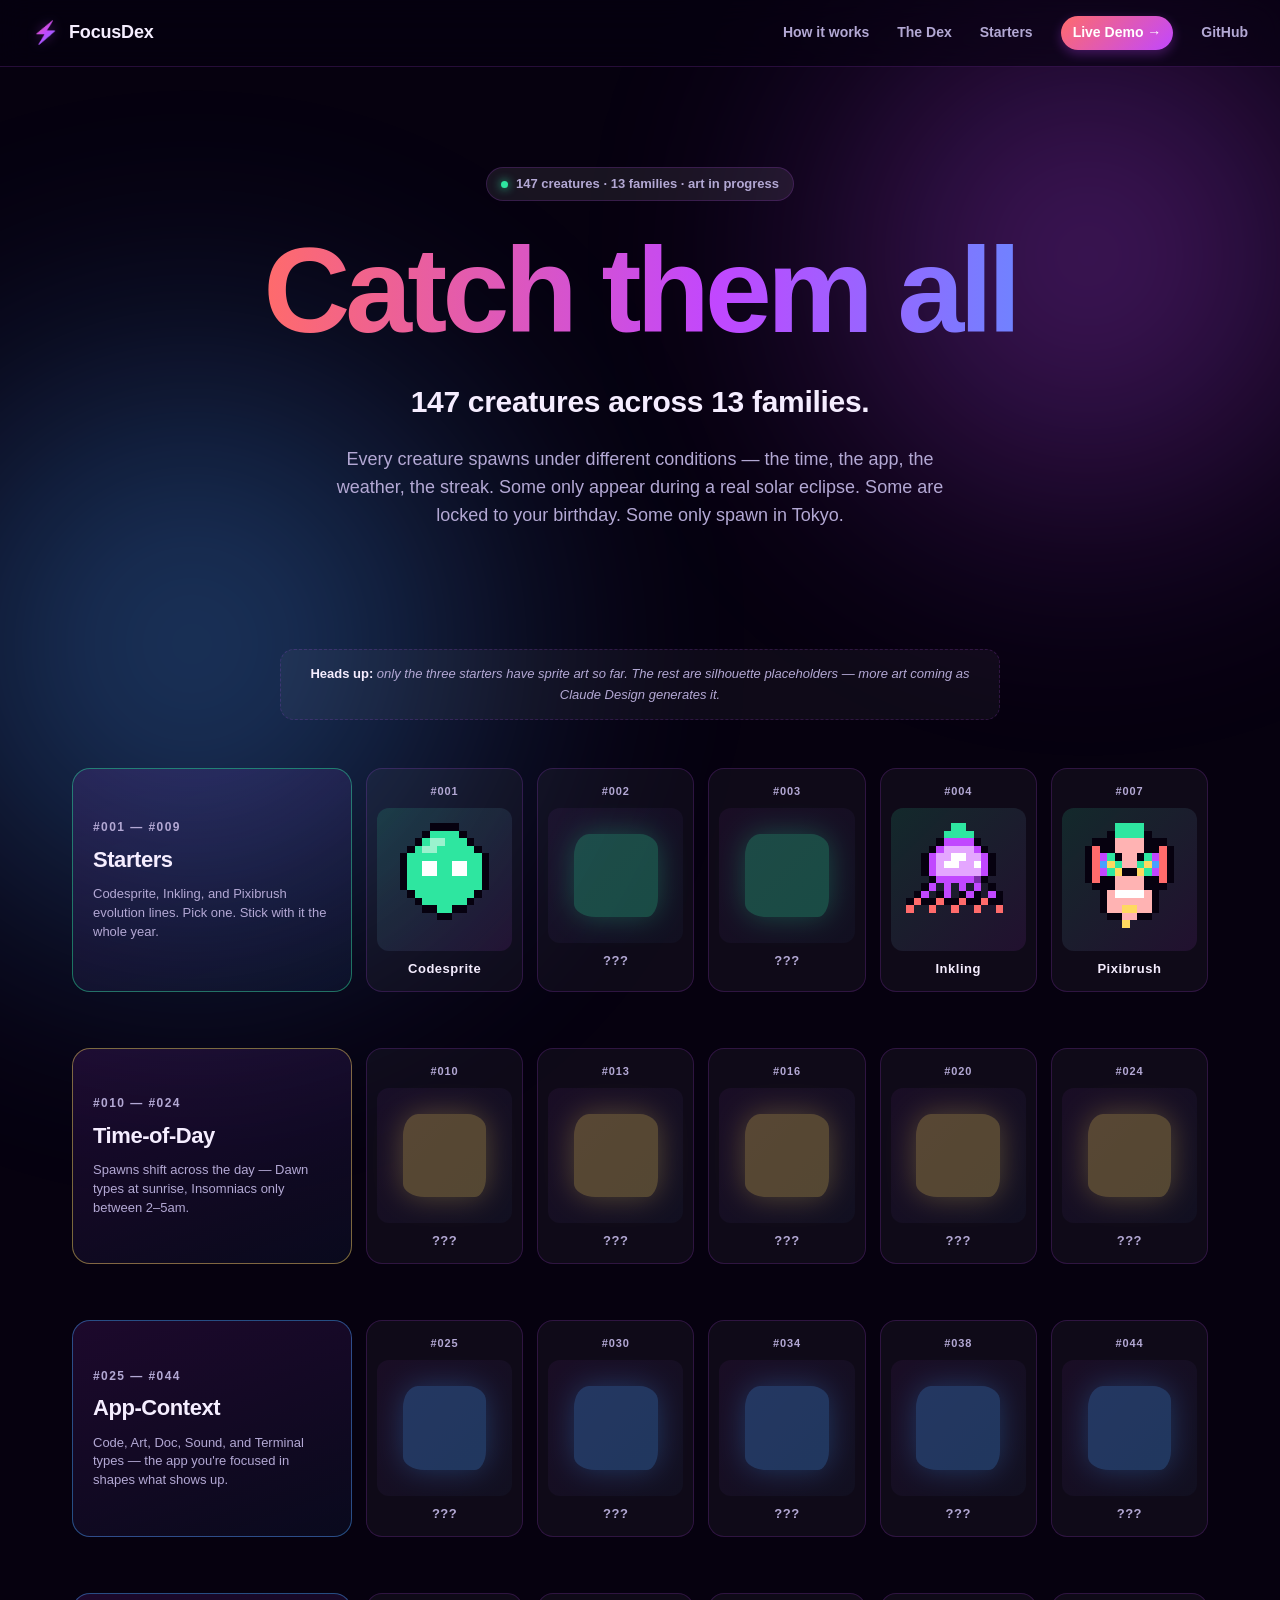
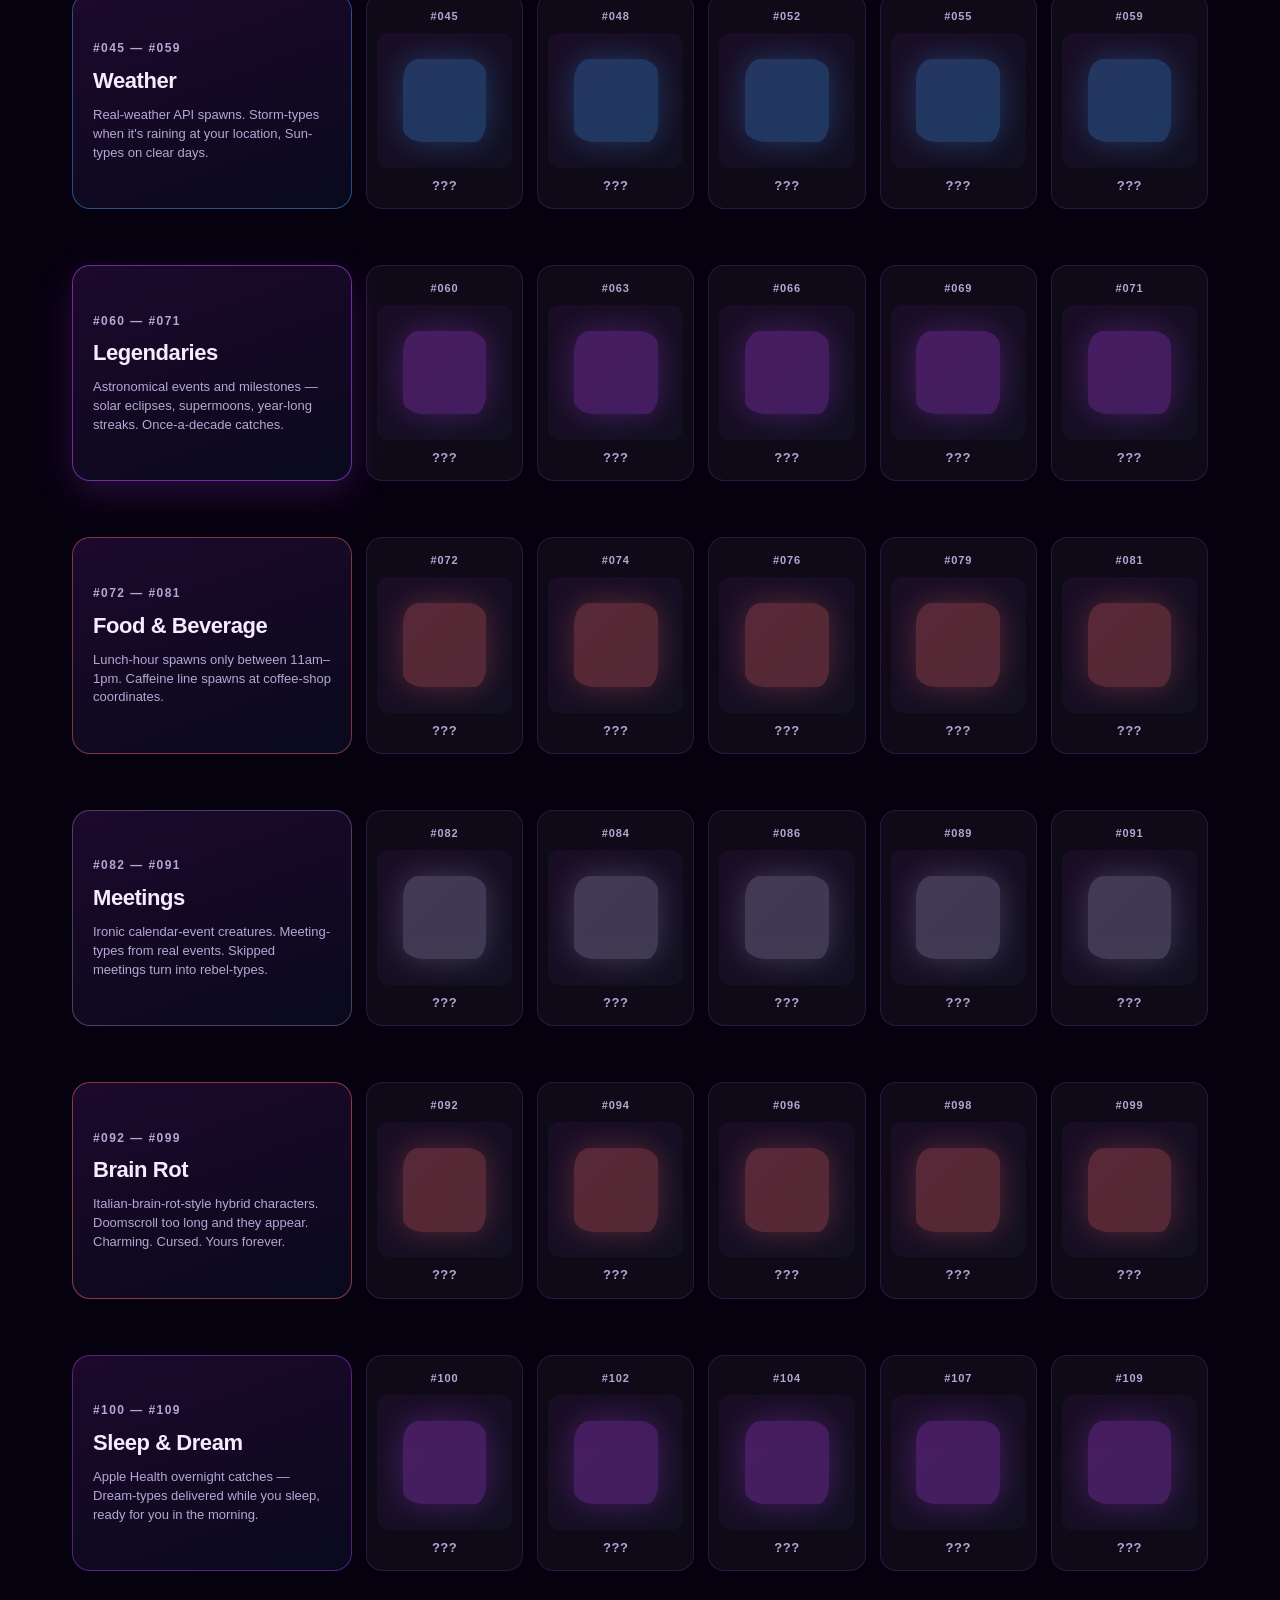
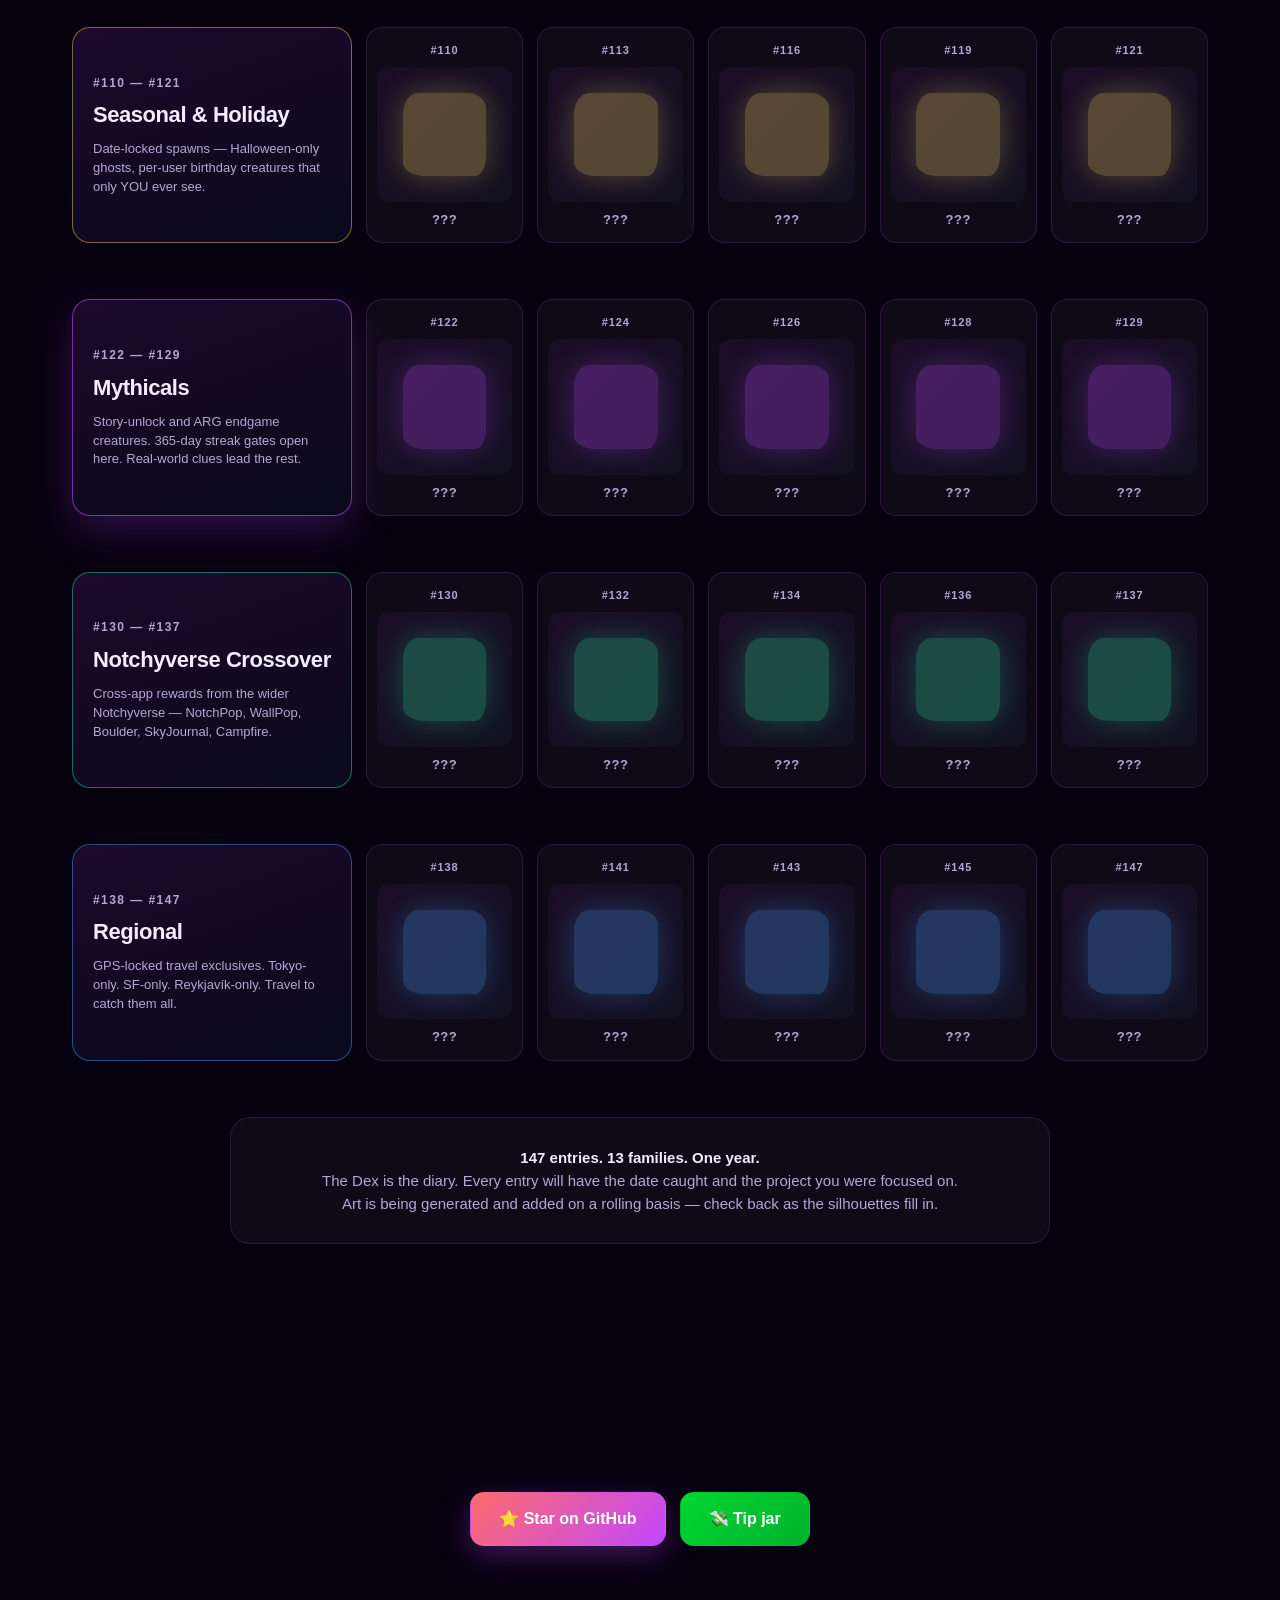
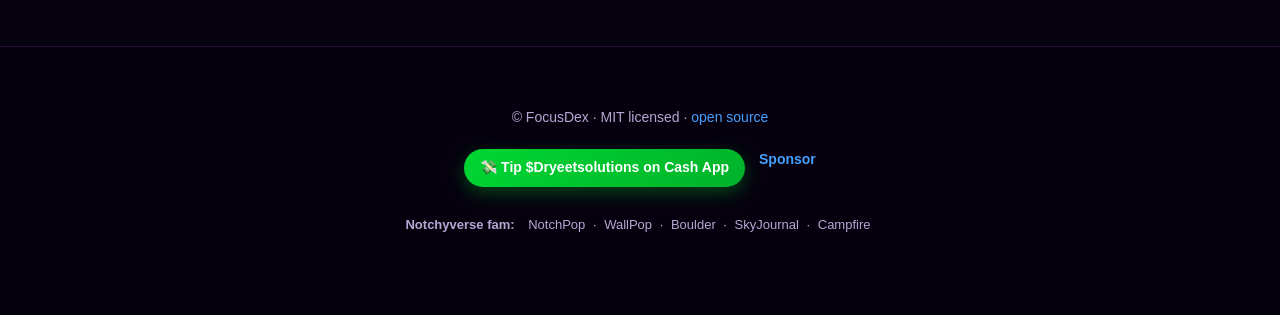
<file: website/creatures.html>
<!DOCTYPE html>
<html lang="en">
<head>
<meta charset="UTF-8">
<meta name="viewport" content="width=device-width, initial-scale=1.0">
<title>FocusDex — Catch them all. 147 creatures across 13 families.</title>
<meta name="description" content="The full FocusDex creature gallery — 147 creatures across 13 families. Starters, Time-of-Day, App-Context, Weather, Legendaries, Brain Rot, Mythicals, and more.">
<meta property="og:title" content="FocusDex — The full Pokédex">
<meta property="og:description" content="147 creatures across 13 families. Built from your year of focus.">
<meta property="og:type" content="website">
<link rel="stylesheet" href="styles.css">
<style>
  .gallery-note {
    max-width: 720px; margin: 0 auto 48px; text-align: center;
    padding: 14px 22px; background: var(--card);
    border: 1px dashed var(--border); border-radius: 14px;
    font-size: 13px; color: var(--text-dim); font-style: italic;
  }
  .gallery-note strong { color: var(--text); font-style: normal; }
  .family-block { max-width: 1200px; margin: 0 auto 56px; padding: 0 32px; }
  .family-row {
    display: grid; grid-template-columns: 280px repeat(5, 1fr);
    gap: 14px; align-items: stretch;
  }
  @media (max-width: 1024px) {
    .family-row { grid-template-columns: 1fr 1fr 1fr; }
    .family-header { grid-column: 1 / -1; }
  }
  @media (max-width: 560px) { .family-row { grid-template-columns: 1fr 1fr; } }
  .family-header {
    padding: 22px 20px;
    background: linear-gradient(160deg, rgba(193, 71, 255, 0.12), rgba(71, 160, 255, 0.06));
    border: 1px solid var(--border); border-radius: 18px;
    display: flex; flex-direction: column; justify-content: center;
  }
  .family-header .family-range {
    font-size: 12px; font-weight: 800; letter-spacing: 0.12em;
    color: var(--text-dim); font-feature-settings: "tnum"; margin-bottom: 6px;
  }
  .family-header h3 {
    font-size: 22px; font-weight: 900; letter-spacing: -0.02em;
    margin-bottom: 8px; color: var(--text);
  }
  .family-header p { font-size: 13px; color: var(--text-dim); line-height: 1.45; }
  .creature-cell {
    background: var(--card); border: 1px solid var(--border);
    border-radius: 16px; padding: 14px 10px 12px; text-align: center;
    transition: transform 180ms, background 180ms, box-shadow 180ms;
    display: flex; flex-direction: column; align-items: center; gap: 8px;
    position: relative; overflow: hidden;
  }
  .creature-cell:hover {
    transform: translateY(-3px); background: var(--card-hi);
    box-shadow: 0 10px 28px rgba(193, 71, 255, 0.18);
  }
  .creature-cell .cell-dex {
    font-size: 11px; font-weight: 800; color: var(--text-dim);
    letter-spacing: 0.08em; font-feature-settings: "tnum";
  }
  .creature-cell .cell-art {
    width: 100%; aspect-ratio: 1; display: flex;
    align-items: center; justify-content: center;
    padding: 8px; border-radius: 12px;
    background: linear-gradient(135deg, rgba(193, 71, 255, 0.06), rgba(71, 160, 255, 0.04));
    image-rendering: pixelated;
  }
  .creature-cell .cell-name {
    font-size: 13px; font-weight: 800; color: var(--text-dim);
    letter-spacing: 0.04em;
  }
  .creature-cell.has-art .cell-name { color: var(--text); }
  .creature-cell.has-art .cell-art {
    background: linear-gradient(135deg, rgba(46, 230, 160, 0.14), rgba(193, 71, 255, 0.10));
  }
  .silhouette {
    width: 70%; aspect-ratio: 1; background: currentColor;
    opacity: 0.28;
    border-radius: 18% 22% 14% 26% / 26% 18% 24% 16%;
    animation: silhouettePulse 4s ease-in-out infinite;
    box-shadow: 0 0 30px currentColor;
  }
  @keyframes silhouettePulse {
    0%, 100% { transform: scale(1); opacity: 0.28; }
    50% { transform: scale(1.04); opacity: 0.38; }
  }
  .fam-starters    { color: var(--mint); }
  .fam-tod         { color: var(--yellow); }
  .fam-app         { color: var(--blue); }
  .fam-weather     { color: var(--blue); }
  .fam-legendary   { color: var(--magenta); }
  .fam-food        { color: var(--pink); }
  .fam-meetings    { color: var(--text-dim); }
  .fam-brainrot    { color: var(--pink); }
  .fam-sleep       { color: var(--magenta); }
  .fam-seasonal    { color: var(--yellow); }
  .fam-mythical    { color: var(--magenta); }
  .fam-notchyverse { color: var(--mint); }
  .fam-regional    { color: var(--blue); }
  .family-header.fam-starters    { border-color: rgba(46, 230, 160, 0.45); }
  .family-header.fam-tod         { border-color: rgba(255, 217, 96, 0.45); }
  .family-header.fam-app         { border-color: rgba(71, 160, 255, 0.45); }
  .family-header.fam-weather     { border-color: rgba(71, 160, 255, 0.45); }
  .family-header.fam-legendary   { border-color: rgba(193, 71, 255, 0.55); box-shadow: 0 12px 36px rgba(193, 71, 255, 0.18); }
  .family-header.fam-food        { border-color: rgba(255, 107, 107, 0.45); }
  .family-header.fam-meetings    { border-color: rgba(179, 168, 212, 0.35); }
  .family-header.fam-brainrot    { border-color: rgba(255, 107, 107, 0.5); }
  .family-header.fam-sleep       { border-color: rgba(193, 71, 255, 0.4); }
  .family-header.fam-seasonal    { border-color: rgba(255, 217, 96, 0.45); }
  .family-header.fam-mythical    { border-color: rgba(193, 71, 255, 0.6); box-shadow: 0 14px 40px rgba(193, 71, 255, 0.22); }
  .family-header.fam-notchyverse { border-color: rgba(46, 230, 160, 0.45); }
  .family-header.fam-regional    { border-color: rgba(71, 160, 255, 0.45); }
  .gallery-footer-note {
    max-width: 820px; margin: 40px auto 0; text-align: center;
    padding: 28px 24px; background: var(--card);
    border: 1px solid var(--border); border-radius: 20px;
    color: var(--text-dim); font-size: 15px;
  }
  .gallery-footer-note strong { color: var(--text); }
</style>
</head>
<body>

<nav>
  <div class="nav-brand">
    <span class="nav-logo">⚡</span>
    <span class="nav-name">FocusDex</span>
  </div>
  <div class="nav-links">
    <a href="index.html#how">How it works</a>
    <a href="index.html#dex">The Dex</a>
    <a href="index.html#starters">Starters</a>
    <a href="/demo/" class="nav-demo">Live Demo →</a>
    <a href="https://github.com/bendawg2010/FocusDex" target="_blank" rel="noopener">GitHub</a>
  </div>
</nav>

<section class="hero">
  <div class="hero-inner">
    <div class="status-pill">
      <span class="status-dot"></span> 147 creatures · 13 families · art in progress
    </div>
    <h1 class="hero-title"><span class="grad-text">Catch them all</span></h1>
    <p class="hero-tagline">147 creatures across 13 families.</p>
    <p class="hero-sub">
      Every creature spawns under different conditions — the time, the app, the weather, the streak.
      Some only appear during a real solar eclipse. Some are locked to your birthday. Some only spawn in Tokyo.
    </p>
  </div>
</section>

<div class="gallery-note">
  <strong>Heads up:</strong> only the three starters have sprite art so far. The rest are silhouette placeholders — more art coming as Claude Design generates it.
</div>

<div id="gallery-mount"></div>

<div class="gallery-footer-note">
  <strong>147 entries. 13 families. One year.</strong><br>
  The Dex is the diary. Every entry will have the date caught and the project you were focused on.<br>
  Art is being generated and added on a rolling basis — check back as the silhouettes fill in.
</div>

<section class="section cta-section" style="padding-top: 80px;">
  <h2 class="section-title reveal">Want first dibs?</h2>
  <p class="section-lead reveal reveal-delay-1">Star the repo. We'll ping you the second v1.0 ships.</p>
  <div class="cta-row">
    <a class="btn primary" href="https://github.com/bendawg2010/FocusDex" target="_blank" rel="noopener">⭐ Star on GitHub</a>
    <a class="btn ghost cashapp-pill" href="https://cash.app/$Dryeetsolutions" target="_blank" rel="noopener">💸 Tip jar</a>
  </div>
</section>

<footer>
  <div class="footer-main">
    <span>© FocusDex · MIT licensed · <a href="https://github.com/bendawg2010/FocusDex" target="_blank" rel="noopener">open source</a></span>
  </div>
  <div class="footer-tip">
    <a href="https://cash.app/$Dryeetsolutions" target="_blank" rel="noopener" class="cashapp">💸 Tip $Dryeetsolutions on Cash App</a>
    <a href="https://github.com/sponsors/bendawg2010" target="_blank" rel="noopener">Sponsor</a>
  </div>
  <div class="footer-fam">
    <span class="fam-label">Notchyverse fam:</span>
    <a href="#" target="_blank" rel="noopener">NotchPop</a> ·
    <a href="#" target="_blank" rel="noopener">WallPop</a> ·
    <a href="#" target="_blank" rel="noopener">Boulder</a> ·
    <a href="#" target="_blank" rel="noopener">SkyJournal</a> ·
    <a href="#" target="_blank" rel="noopener">Campfire</a>
  </div>
</footer>

<script src="pixel-art.js"></script>
<script>
  /* Build the 13-family gallery using safe DOM construction (no innerHTML). */
  (function () {
    'use strict';
    var FAMILIES = [
      { key:'starters',    range:'#001 — #009', name:'Starters',
        desc:'Codesprite, Inkling, and Pixibrush evolution lines. Pick one. Stick with it the whole year.',
        cells:[ {dex:'#001',name:'Codesprite',sprite:'codesprite'},
                {dex:'#002'},{dex:'#003'},
                {dex:'#004',name:'Inkling',sprite:'inkling'},
                {dex:'#007',name:'Pixibrush',sprite:'pixibrush'} ] },
      { key:'tod',         range:'#010 — #024', name:'Time-of-Day',
        desc:'Spawns shift across the day — Dawn types at sunrise, Insomniacs only between 2–5am.',
        cells:[{dex:'#010'},{dex:'#013'},{dex:'#016'},{dex:'#020'},{dex:'#024'}] },
      { key:'app',         range:'#025 — #044', name:'App-Context',
        desc:'Code, Art, Doc, Sound, and Terminal types — the app you\'re focused in shapes what shows up.',
        cells:[{dex:'#025'},{dex:'#030'},{dex:'#034'},{dex:'#038'},{dex:'#044'}] },
      { key:'weather',     range:'#045 — #059', name:'Weather',
        desc:'Real-weather API spawns. Storm-types when it\'s raining at your location, Sun-types on clear days.',
        cells:[{dex:'#045'},{dex:'#048'},{dex:'#052'},{dex:'#055'},{dex:'#059'}] },
      { key:'legendary',   range:'#060 — #071', name:'Legendaries',
        desc:'Astronomical events and milestones — solar eclipses, supermoons, year-long streaks. Once-a-decade catches.',
        cells:[{dex:'#060'},{dex:'#063'},{dex:'#066'},{dex:'#069'},{dex:'#071'}] },
      { key:'food',        range:'#072 — #081', name:'Food & Beverage',
        desc:'Lunch-hour spawns only between 11am–1pm. Caffeine line spawns at coffee-shop coordinates.',
        cells:[{dex:'#072'},{dex:'#074'},{dex:'#076'},{dex:'#079'},{dex:'#081'}] },
      { key:'meetings',    range:'#082 — #091', name:'Meetings',
        desc:'Ironic calendar-event creatures. Meeting-types from real events. Skipped meetings turn into rebel-types.',
        cells:[{dex:'#082'},{dex:'#084'},{dex:'#086'},{dex:'#089'},{dex:'#091'}] },
      { key:'brainrot',    range:'#092 — #099', name:'Brain Rot',
        desc:'Italian-brain-rot-style hybrid characters. Doomscroll too long and they appear. Charming. Cursed. Yours forever.',
        cells:[{dex:'#092'},{dex:'#094'},{dex:'#096'},{dex:'#098'},{dex:'#099'}] },
      { key:'sleep',       range:'#100 — #109', name:'Sleep & Dream',
        desc:'Apple Health overnight catches — Dream-types delivered while you sleep, ready for you in the morning.',
        cells:[{dex:'#100'},{dex:'#102'},{dex:'#104'},{dex:'#107'},{dex:'#109'}] },
      { key:'seasonal',    range:'#110 — #121', name:'Seasonal & Holiday',
        desc:'Date-locked spawns — Halloween-only ghosts, per-user birthday creatures that only YOU ever see.',
        cells:[{dex:'#110'},{dex:'#113'},{dex:'#116'},{dex:'#119'},{dex:'#121'}] },
      { key:'mythical',    range:'#122 — #129', name:'Mythicals',
        desc:'Story-unlock and ARG endgame creatures. 365-day streak gates open here. Real-world clues lead the rest.',
        cells:[{dex:'#122'},{dex:'#124'},{dex:'#126'},{dex:'#128'},{dex:'#129'}] },
      { key:'notchyverse', range:'#130 — #137', name:'Notchyverse Crossover',
        desc:'Cross-app rewards from the wider Notchyverse — NotchPop, WallPop, Boulder, SkyJournal, Campfire.',
        cells:[{dex:'#130'},{dex:'#132'},{dex:'#134'},{dex:'#136'},{dex:'#137'}] },
      { key:'regional',    range:'#138 — #147', name:'Regional',
        desc:'GPS-locked travel exclusives. Tokyo-only. SF-only. Reykjavík-only. Travel to catch them all.',
        cells:[{dex:'#138'},{dex:'#141'},{dex:'#143'},{dex:'#145'},{dex:'#147'}] }
    ];

    function el(tag, cls) {
      var n = document.createElement(tag);
      if (cls) n.className = cls;
      return n;
    }
    function elText(tag, cls, text) {
      var n = el(tag, cls);
      n.textContent = text;
      return n;
    }

    var mount = document.getElementById('gallery-mount');
    if (!mount) return;

    FAMILIES.forEach(function (fam) {
      var section = el('section', 'family-block');
      var row = el('div', 'family-row fam-' + fam.key);

      var header = el('div', 'family-header fam-' + fam.key);
      header.appendChild(elText('div', 'family-range', fam.range));
      header.appendChild(elText('h3', null, fam.name));
      header.appendChild(elText('p', null, fam.desc));
      row.appendChild(header);

      fam.cells.forEach(function (cell) {
        var hasArt = !!cell.sprite;
        var cellEl = el('div', 'creature-cell' + (hasArt ? ' has-art' : ''));
        cellEl.appendChild(elText('div', 'cell-dex', cell.dex));
        var art = el('div', 'cell-art');
        if (hasArt) {
          var slot = el('div', null);
          slot.setAttribute('data-pixel-art', cell.sprite);
          art.appendChild(slot);
        } else {
          art.appendChild(el('div', 'silhouette'));
        }
        cellEl.appendChild(art);
        cellEl.appendChild(elText('div', 'cell-name', cell.name || '???'));
        row.appendChild(cellEl);
      });

      section.appendChild(row);
      mount.appendChild(section);
    });

    /* Render sprite art into freshly-mounted slots. */
    if (window.FocusDexPixels && typeof window.FocusDexPixels.makeSVG === 'function') {
      mount.querySelectorAll('[data-pixel-art]').forEach(function (slot) {
        var svg = window.FocusDexPixels.makeSVG(slot.getAttribute('data-pixel-art'));
        if (svg) slot.appendChild(svg);
      });
    }

    /* Stagger-in reveal on scroll. */
    if (typeof IntersectionObserver !== 'function') return;
    var targets = mount.querySelectorAll('.creature-cell, .family-header');
    targets.forEach(function (c) {
      c.style.opacity = '0';
      c.style.transform = 'translateY(16px)';
      c.style.transition = 'opacity 520ms cubic-bezier(0.2,0.7,0.2,1), transform 520ms cubic-bezier(0.2,0.7,0.2,1)';
    });
    var io = new IntersectionObserver(function (entries) {
      entries.forEach(function (entry) {
        if (!entry.isIntersecting) return;
        var elNode = entry.target;
        var sibs = Array.prototype.slice.call(elNode.parentNode.children);
        var idx = sibs.indexOf(elNode);
        elNode.style.transitionDelay = Math.min(idx, 6) * 60 + 'ms';
        elNode.style.opacity = '1';
        elNode.style.transform = 'translateY(0)';
        io.unobserve(elNode);
      });
    }, { threshold: 0.15, rootMargin: '0px 0px -40px 0px' });
    targets.forEach(function (c) { io.observe(c); });
  })();
</script>

</body>
</html>
</file>
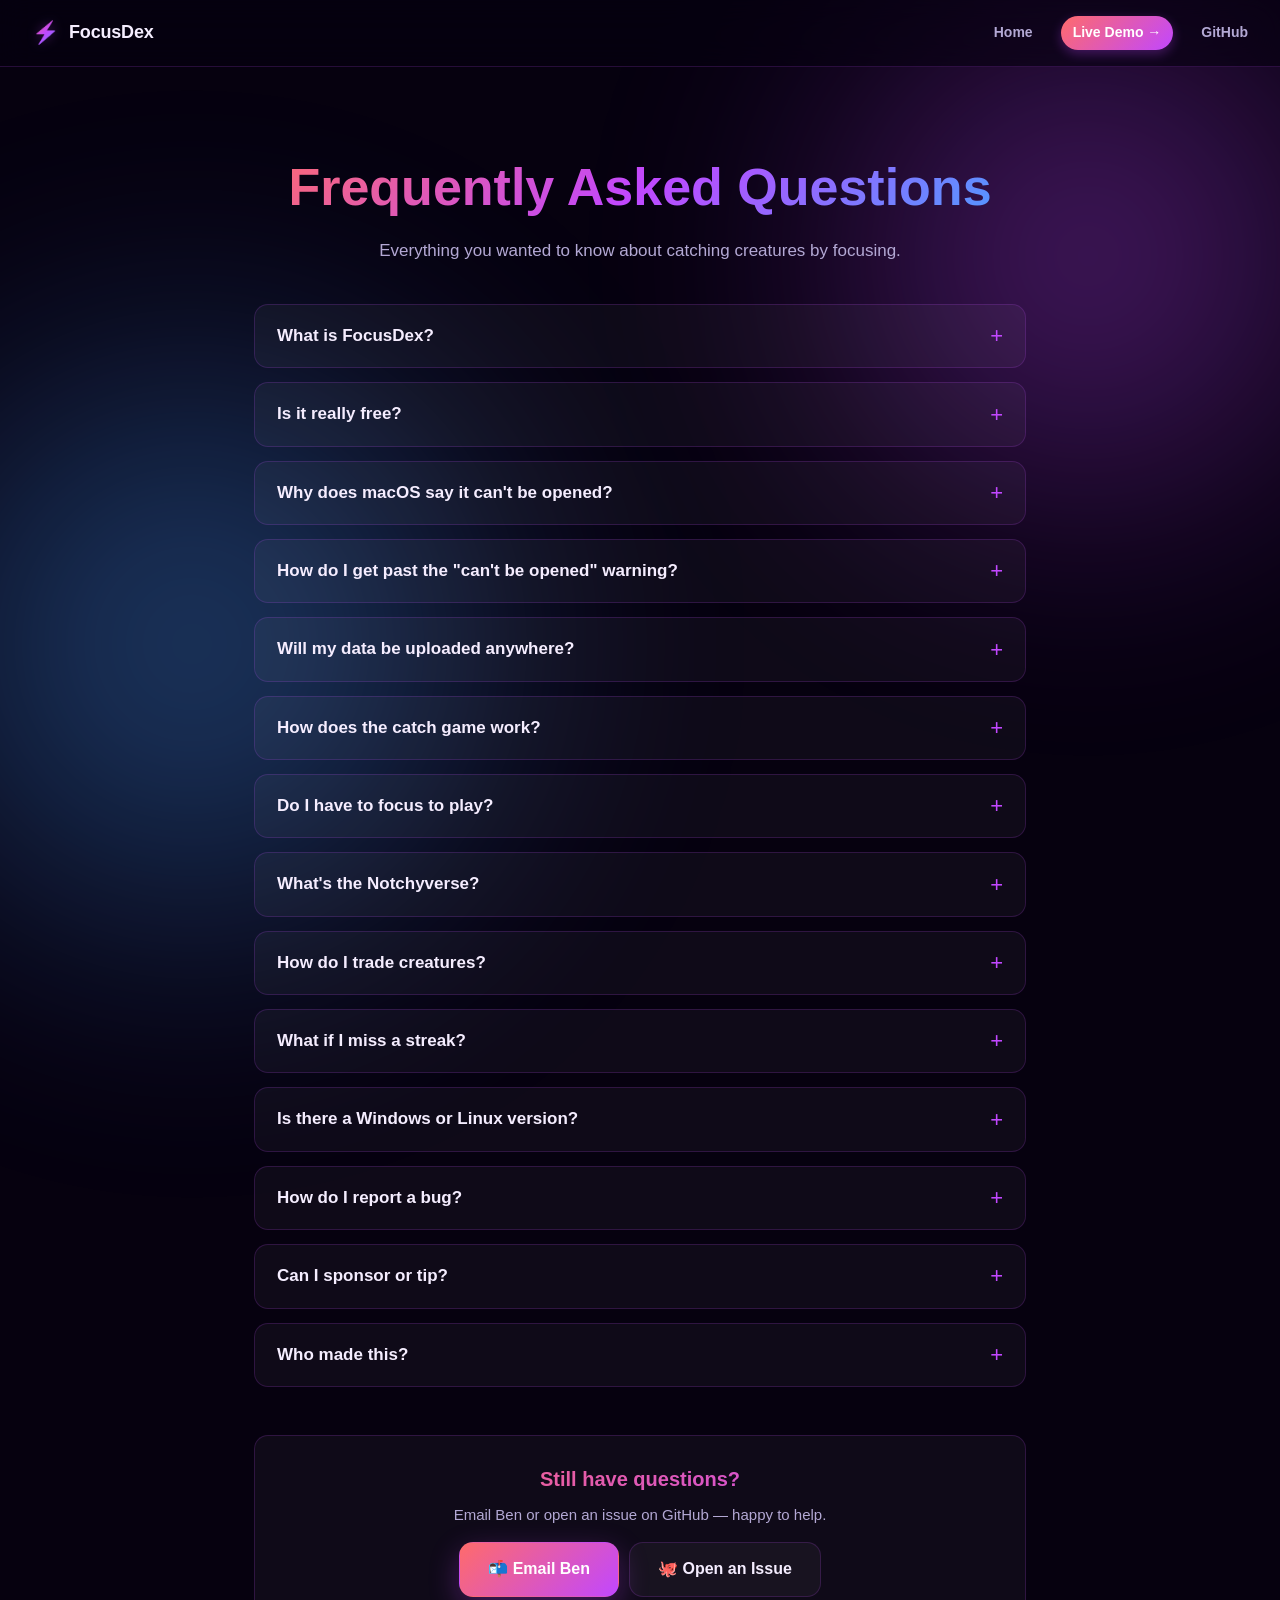
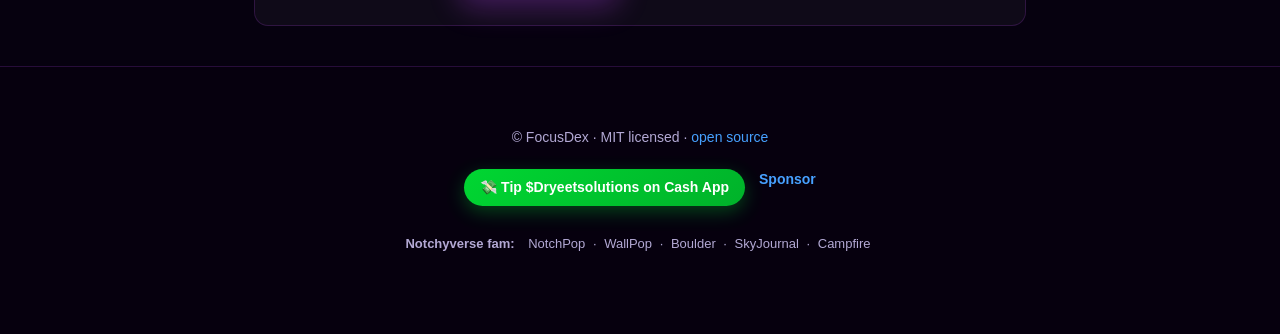
<file: website/faq.html>
<!DOCTYPE html>
<html lang="en">
<head>
<meta charset="UTF-8">
<meta name="viewport" content="width=device-width, initial-scale=1.0">
<title>FAQ — FocusDex</title>
<meta name="description" content="Frequently asked questions about FocusDex — the macOS focus app where focus earns Pokéballs and the Pokédex is your year of work.">
<meta property="og:title" content="FocusDex — FAQ">
<meta property="og:description" content="Answers about FocusDex: pricing, macOS warnings, privacy, gameplay, trading, and more.">
<meta property="og:type" content="website">
<link rel="stylesheet" href="styles.css">
<style>
  /* FAQ-specific styling — built on existing CSS variables */
  .faq-wrap {
    max-width: 820px;
    margin: 0 auto;
    padding: 80px 24px 40px;
  }
  .faq-list {
    display: flex;
    flex-direction: column;
    gap: 14px;
    margin-top: 40px;
  }
  details.faq-item {
    background: var(--card);
    border: 1px solid var(--border);
    border-radius: 14px;
    padding: 18px 22px;
    transition: background 160ms, border-color 160ms, transform 160ms;
  }
  details.faq-item[open] {
    background: var(--card-hi);
    border-color: rgba(193, 71, 255, 0.5);
  }
  details.faq-item:hover {
    transform: translateY(-1px);
  }
  details.faq-item > summary {
    cursor: pointer;
    list-style: none;
    font-weight: 700;
    font-size: 17px;
    color: var(--text);
    display: flex;
    align-items: center;
    justify-content: space-between;
    gap: 12px;
  }
  details.faq-item > summary::-webkit-details-marker { display: none; }
  details.faq-item > summary::after {
    content: "+";
    color: var(--magenta);
    font-size: 22px;
    font-weight: 400;
    transition: transform 160ms;
    line-height: 1;
  }
  details.faq-item[open] > summary::after {
    content: "−";
    color: var(--pink);
  }
  details.faq-item .faq-body {
    margin-top: 14px;
    color: var(--text-dim);
    font-size: 15px;
    line-height: 1.65;
  }
  details.faq-item .faq-body strong { color: var(--text); font-weight: 700; }
  details.faq-item .faq-body a { color: var(--mint); font-weight: 600; }
  details.faq-item .faq-body code {
    background: rgba(193, 71, 255, 0.12);
    border: 1px solid var(--border);
    border-radius: 6px;
    padding: 1px 6px;
    font-size: 13px;
    color: var(--text);
  }
  .faq-cta {
    margin-top: 48px;
    padding: 28px;
    text-align: center;
    background: var(--card);
    border: 1px solid var(--border);
    border-radius: 14px;
  }
  .faq-cta h3 {
    font-size: 20px;
    margin-bottom: 8px;
    background: linear-gradient(135deg, var(--pink), var(--magenta));
    -webkit-background-clip: text;
    background-clip: text;
    -webkit-text-fill-color: transparent;
  }
  .faq-cta p { color: var(--text-dim); font-size: 15px; margin-bottom: 16px; }
  .faq-cta .btn-row { display: flex; gap: 10px; justify-content: center; flex-wrap: wrap; }
  .faq-title {
    text-align: center;
    font-size: clamp(34px, 6vw, 52px);
    font-weight: 800;
    background: linear-gradient(135deg, var(--pink), var(--magenta), var(--blue));
    -webkit-background-clip: text;
    background-clip: text;
    -webkit-text-fill-color: transparent;
  }
  .faq-sub {
    text-align: center;
    color: var(--text-dim);
    margin-top: 10px;
    font-size: 17px;
  }
</style>
</head>
<body>

<!-- nav -->
<nav>
  <div class="nav-brand">
    <span class="nav-logo">⚡</span>
    <span class="nav-name">FocusDex</span>
  </div>
  <div class="nav-links">
    <a href="/">Home</a>
    <a href="/demo/" class="nav-demo">Live Demo →</a>
    <a href="https://github.com/bendawg2010/FocusDex" target="_blank" rel="noopener">GitHub</a>
  </div>
</nav>

<!-- faq -->
<section class="faq-wrap">
  <h1 class="faq-title">Frequently Asked Questions</h1>
  <p class="faq-sub">Everything you wanted to know about catching creatures by focusing.</p>

  <div class="faq-list">

    <details class="faq-item">
      <summary>What is FocusDex?</summary>
      <div class="faq-body">
        FocusDex is a macOS focus app with <strong>Pokémon-style mechanics</strong>. You start a focus session, creatures spawn quietly in the background based on what you're doing, and when your timer ends a <strong>Safari Mode</strong> screen opens so you can catch them. Your Pokédex becomes a living diary of your year of work.
      </div>
    </details>

    <details class="faq-item">
      <summary>Is it really free?</summary>
      <div class="faq-body">
        Yes. FocusDex is <strong>MIT licensed</strong> and free forever. No subscription, no paywall, no "premium tier." If you love it and want to chip in, the <a href="https://cash.app/$Dryeetsolutions" target="_blank" rel="noopener">tip jar</a> and <a href="https://github.com/sponsors/bendawg2010" target="_blank" rel="noopener">GitHub Sponsors</a> are open — but never required.
      </div>
    </details>

    <details class="faq-item">
      <summary>Why does macOS say it can't be opened?</summary>
      <div class="faq-body">
        Apple charges <strong>$99/year</strong> for a Developer ID certificate that signs apps so Gatekeeper trusts them. FocusDex is a free indie project, so we skip that fee and pass the savings on to… literally nobody, because it's already free. The app is open source — you can read every line of code on <a href="https://github.com/bendawg2010/FocusDex" target="_blank" rel="noopener">GitHub</a>.
      </div>
    </details>

    <details class="faq-item">
      <summary>How do I get past the "can't be opened" warning?</summary>
      <div class="faq-body">
        Easy fix — takes about 10 seconds:
        <br><br>
        <strong>1.</strong> Try to open FocusDex once (macOS will block it).<br>
        <strong>2.</strong> Open <code>System Settings → Privacy &amp; Security</code>.<br>
        <strong>3.</strong> Scroll down to the message about FocusDex being blocked.<br>
        <strong>4.</strong> Click <strong>"Open Anyway"</strong>.<br>
        <strong>5.</strong> Confirm in the next dialog.
        <br><br>
        That's it — you only ever have to do this once.
      </div>
    </details>

    <details class="faq-item">
      <summary>Will my data be uploaded anywhere?</summary>
      <div class="faq-body">
        <strong>No.</strong> FocusDex is fully local. Your focus sessions, your Pokédex, your catches, your streaks — all of it lives on your Mac. There's no account, no telemetry, no analytics calling home. The only network traffic is optional weather (for storm-types) and update checks via Sparkle.
      </div>
    </details>

    <details class="faq-item">
      <summary>How does the catch game work?</summary>
      <div class="faq-body">
        Every <strong>5 minutes</strong> of focus earns you a Pokéball. Creatures spawn quietly during your session based on time of day, the app you're using, the weather, and your streak. When the timer ends, <strong>Safari Mode</strong> opens — a full-screen catch scene where you tap to throw balls at the creatures that spawned. You can also pop into Safari Mode anytime to use balls you've banked.
      </div>
    </details>

    <details class="faq-item">
      <summary>Do I have to focus to play?</summary>
      <div class="faq-body">
        <strong>No!</strong> You start with a stash of balls, and you can play Safari Mode whenever you want. Focusing is just how you <em>replenish</em> your balls and unlock rarer tiers. If you're having a low-energy day, catch some creatures with what you've got — no guilt, no lectures.
      </div>
    </details>

    <details class="faq-item">
      <summary>What's the Notchyverse?</summary>
      <div class="faq-body">
        The <strong>Notchyverse</strong> is Ben's connected universe of macOS apps that live in (or around) your MacBook notch — like <strong>NotchPop</strong>, <strong>WallPop</strong>, <strong>Boulder</strong>, <strong>SkyJournal</strong>, and <strong>Campfire</strong>. They share design DNA, a tiny mascot named Notchy, and a belief that your menubar should be a window into something delightful.
      </div>
    </details>

    <details class="faq-item">
      <summary>How do I trade creatures?</summary>
      <div class="faq-body">
        Trading is <strong>coming in v1.1</strong>. The plan is share codes you can paste to friends, plus regional-exclusive trades. v1.0 ships solo so the core loop is rock solid before we layer on multiplayer.
      </div>
    </details>

    <details class="faq-item">
      <summary>What if I miss a streak?</summary>
      <div class="faq-body">
        Your streak resets to <strong>1</strong>. No shame, no scary red number, no "you've disappointed Notchy" popup. Streaks are a fun bonus that unlock guaranteed shinies at week+ runs, but FocusDex isn't a habit-shaming app. Tomorrow is a new day.
      </div>
    </details>

    <details class="faq-item">
      <summary>Is there a Windows or Linux version?</summary>
      <div class="faq-body">
        <strong>macOS only</strong>, sorry. FocusDex is built natively in Swift + SwiftUI and leans heavily on macOS-specific features (the notch, Apple Health, location, weather, Calendar). A cross-platform version would be a totally different app — and not a better one.
      </div>
    </details>

    <details class="faq-item">
      <summary>How do I report a bug?</summary>
      <div class="faq-body">
        Open an issue on <a href="https://github.com/bendawg2010/FocusDex/issues" target="_blank" rel="noopener">GitHub Issues</a>. Include your macOS version, what you were doing when the bug happened, and a screenshot if you can. Bonus points for a "steps to reproduce." Ben reads every one.
      </div>
    </details>

    <details class="faq-item">
      <summary>Can I sponsor or tip?</summary>
      <div class="faq-body">
        Yes, and thank you 💜 — every tip lets Ben spend more time on indie projects like this one.
        <br><br>
        <strong>One-time:</strong> <a href="https://cash.app/$Dryeetsolutions" target="_blank" rel="noopener">Cash App — $Dryeetsolutions</a><br>
        <strong>Recurring:</strong> <a href="https://github.com/sponsors/bendawg2010" target="_blank" rel="noopener">GitHub Sponsors</a>
      </div>
    </details>

    <details class="faq-item">
      <summary>Who made this?</summary>
      <div class="faq-body">
        FocusDex is made by <strong>Ben Burnette</strong> — aka <a href="https://github.com/bendawg2010" target="_blank" rel="noopener">@bendawg2010</a>. Indie macOS dev, builder of the Notchyverse, and a person who really, really wanted his focus timer to feel like a Pokémon game.
      </div>
    </details>

  </div>

  <!-- still have questions cta -->
  <div class="faq-cta">
    <h3>Still have questions?</h3>
    <p>Email Ben or open an issue on GitHub — happy to help.</p>
    <div class="btn-row">
      <a class="btn primary" href="mailto:bendawg2010@gmail.com">📬 Email Ben</a>
      <a class="btn ghost" href="https://github.com/bendawg2010/FocusDex/issues" target="_blank" rel="noopener">🐙 Open an Issue</a>
    </div>
  </div>
</section>

<!-- footer -->
<footer>
  <div class="footer-main">
    <span>© FocusDex · MIT licensed · <a href="https://github.com/bendawg2010/FocusDex" target="_blank" rel="noopener">open source</a></span>
  </div>
  <div class="footer-tip">
    <a href="https://cash.app/$Dryeetsolutions" target="_blank" rel="noopener" class="cashapp">💸 Tip $Dryeetsolutions on Cash App</a>
    <a href="https://github.com/sponsors/bendawg2010" target="_blank" rel="noopener">Sponsor</a>
  </div>
  <div class="footer-fam">
    <span class="fam-label">Notchyverse fam:</span>
    <a href="#" target="_blank" rel="noopener">NotchPop</a> ·
    <a href="#" target="_blank" rel="noopener">WallPop</a> ·
    <a href="#" target="_blank" rel="noopener">Boulder</a> ·
    <a href="#" target="_blank" rel="noopener">SkyJournal</a> ·
    <a href="#" target="_blank" rel="noopener">Campfire</a>
  </div>
</footer>

</body>
</html>
</file>
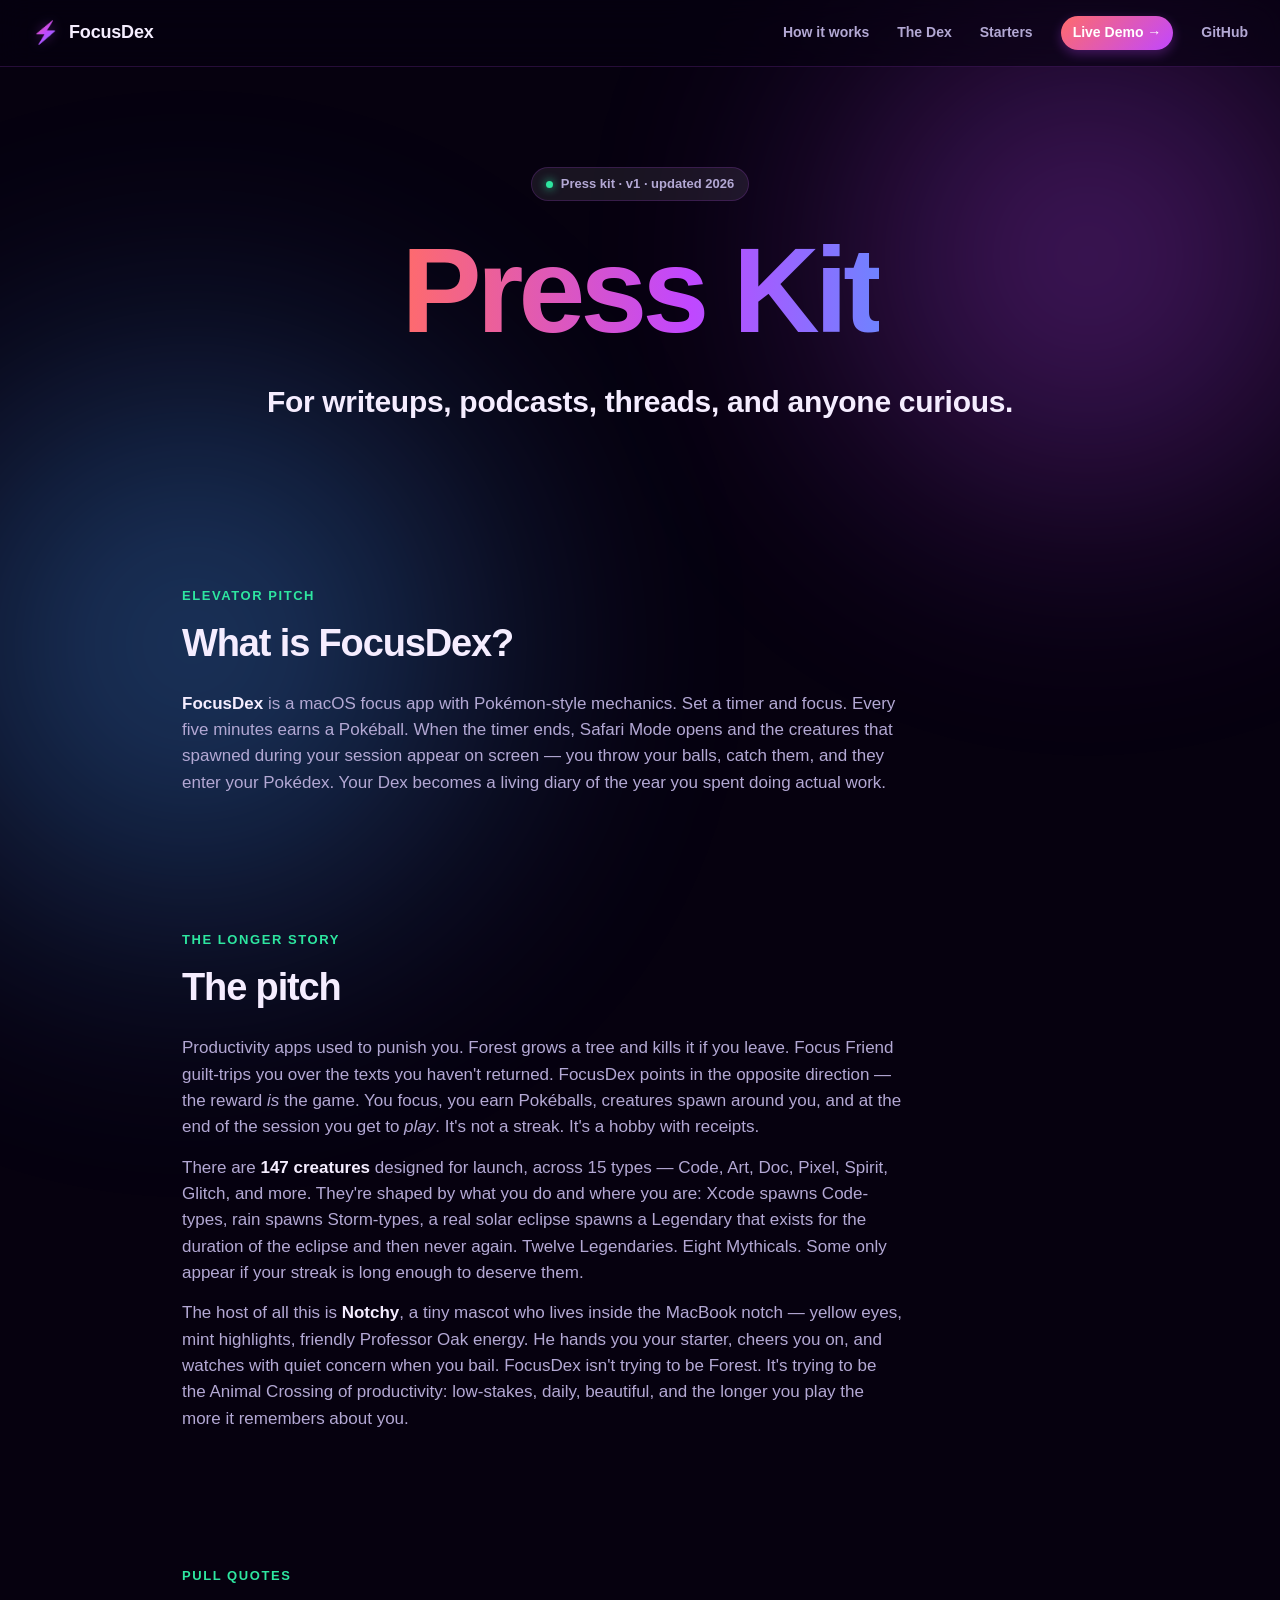
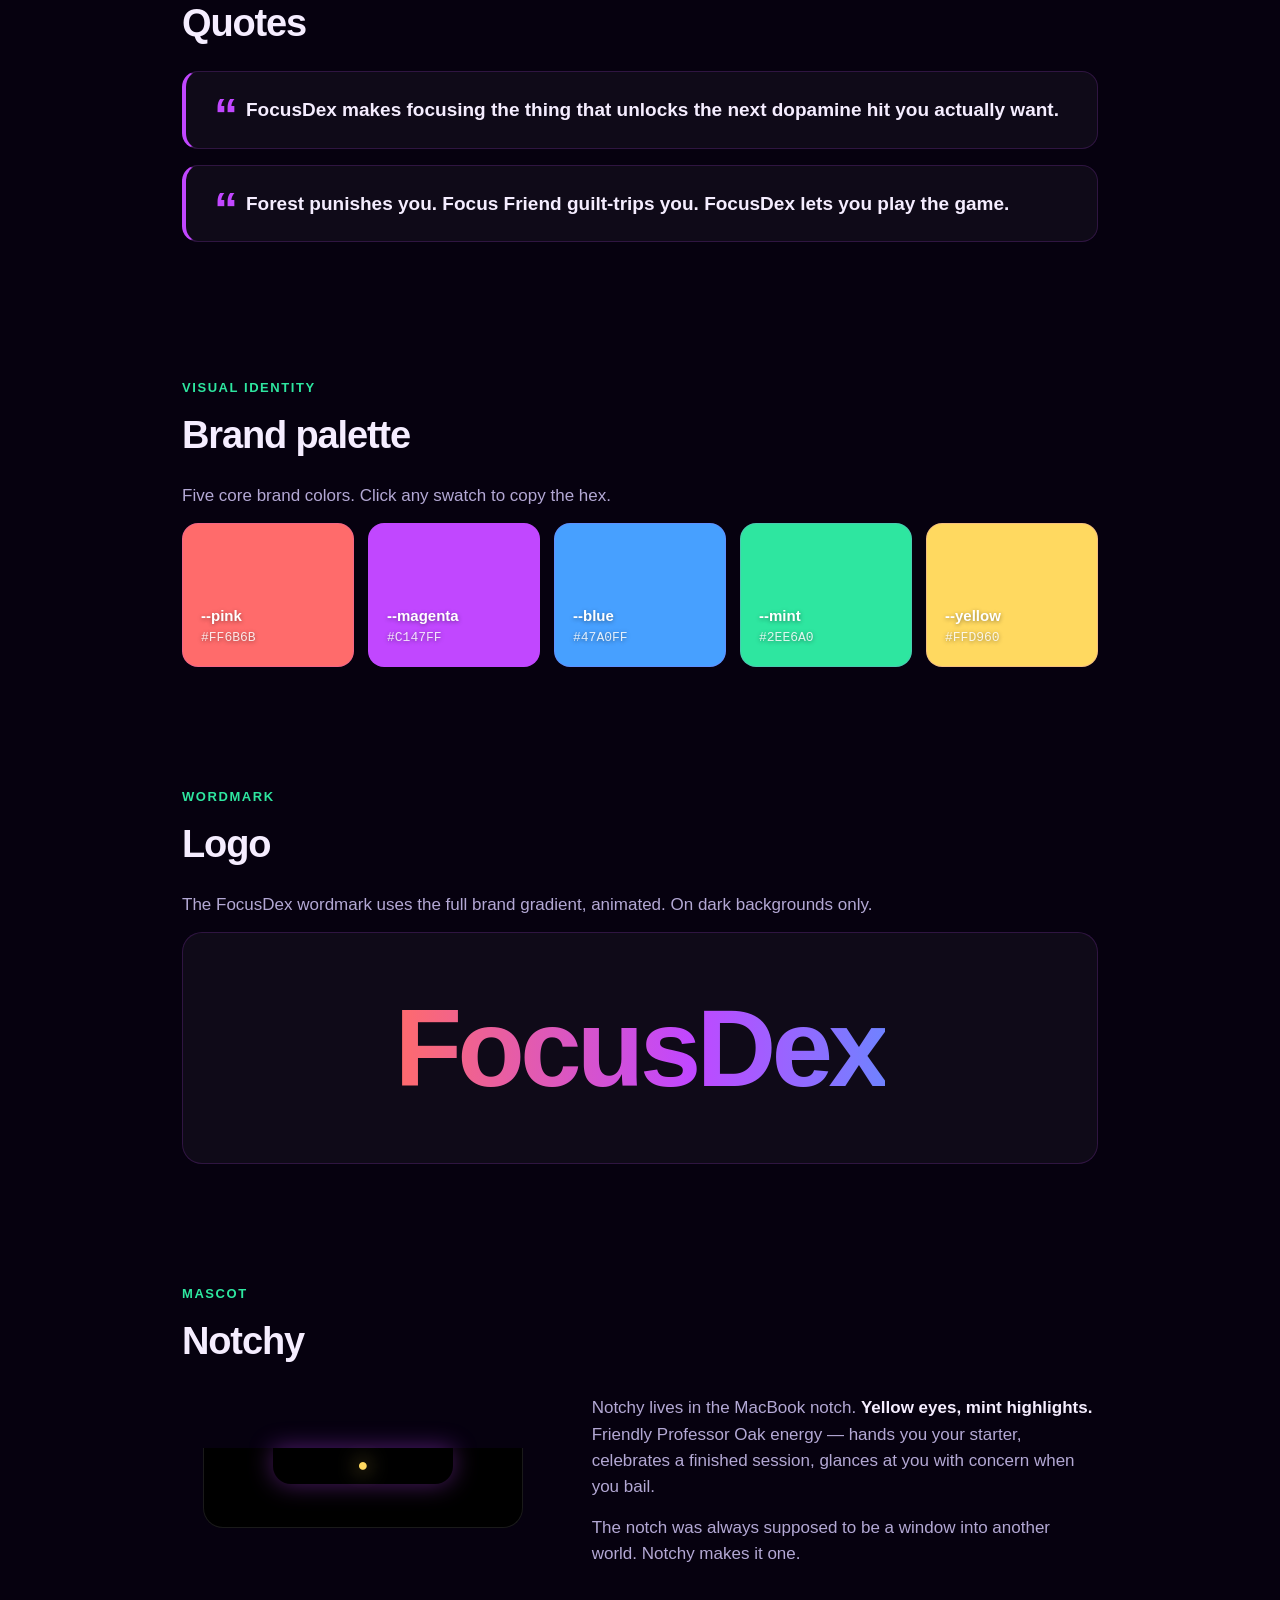
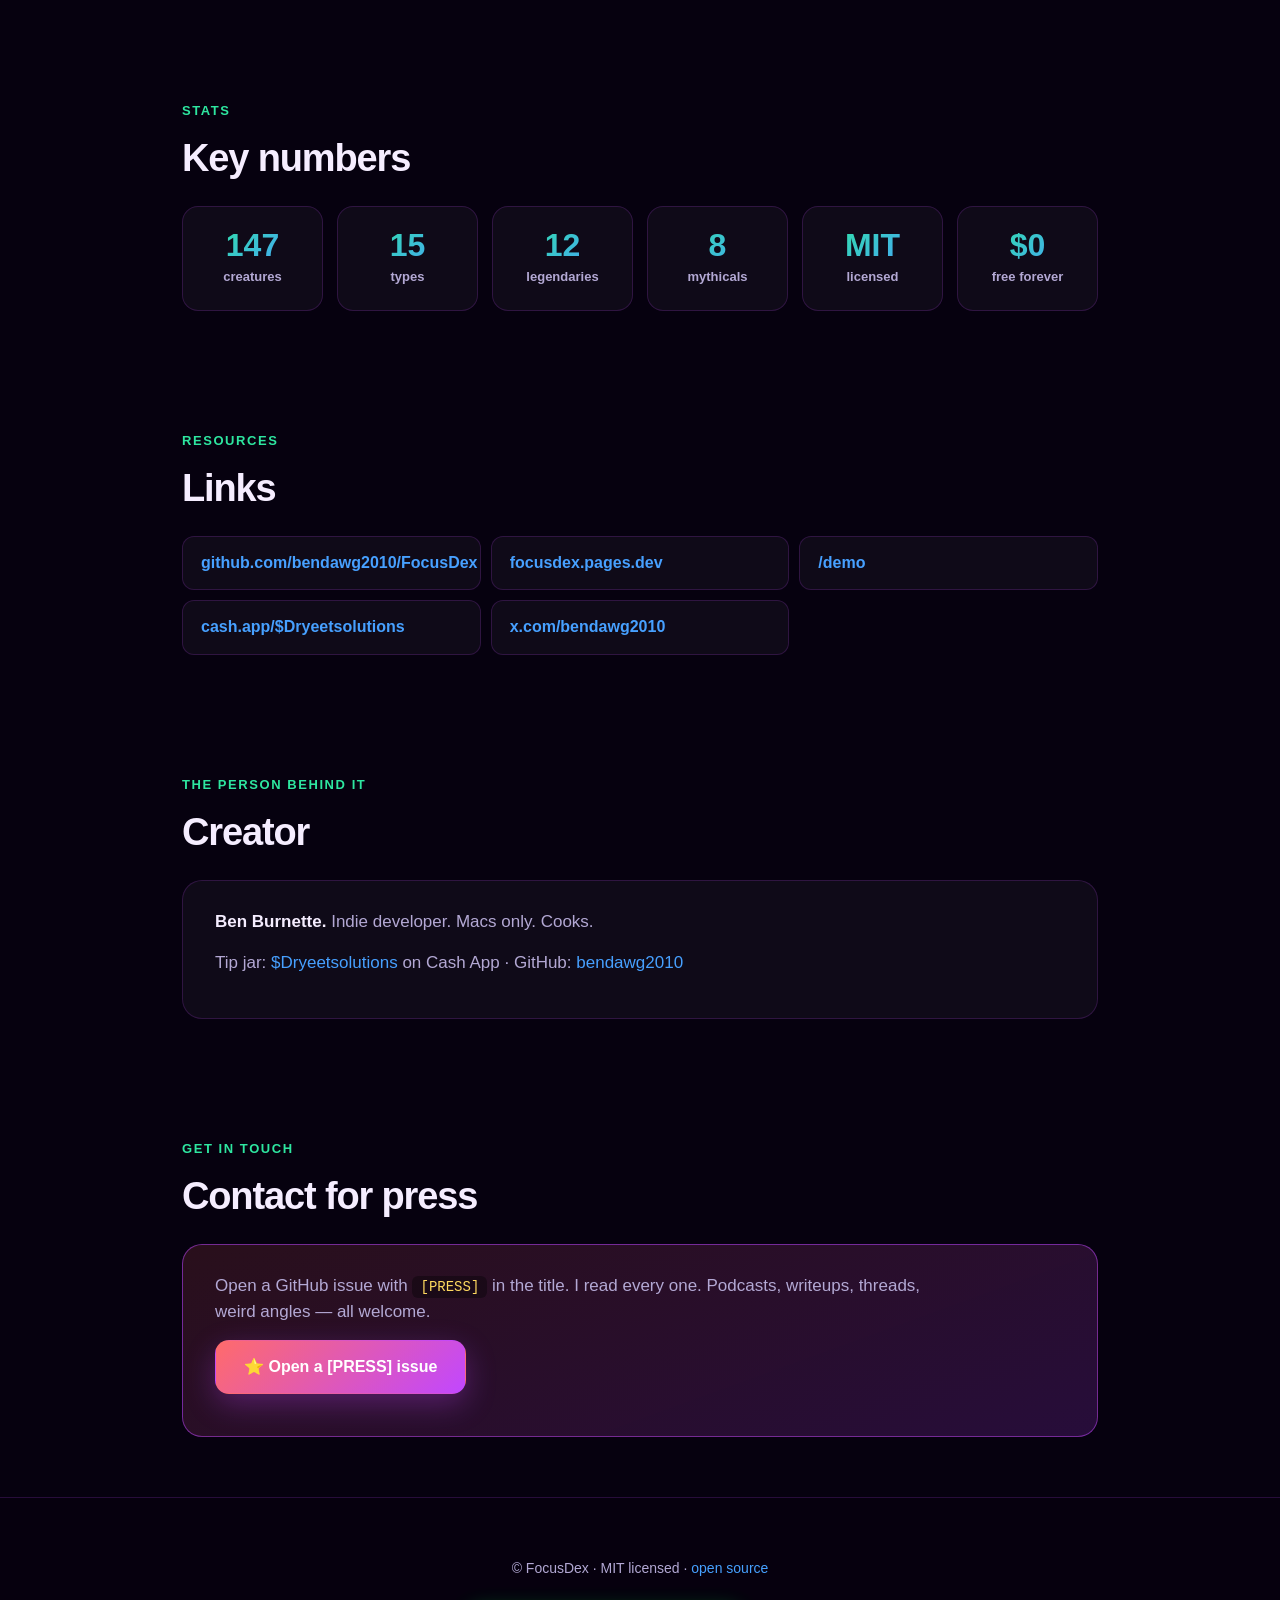
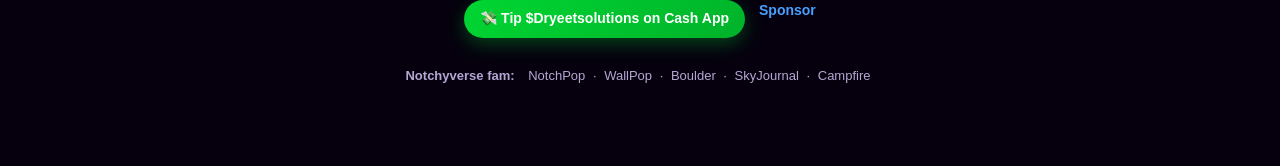
<file: website/press.html>
<!DOCTYPE html>
<html lang="en">
<head>
<meta charset="UTF-8">
<meta name="viewport" content="width=device-width, initial-scale=1.0">
<title>Press Kit — FocusDex</title>
<meta name="description" content="FocusDex press kit. Pitch, quotes, brand palette, mascot, key numbers, and links — for writeups, podcasts, threads, and anyone curious.">
<meta property="og:title" content="FocusDex — Press Kit">
<meta property="og:description" content="For writeups, podcasts, threads, and anyone curious.">
<meta property="og:type" content="website">
<link rel="stylesheet" href="styles.css">
<style>
  .press-section { padding: 60px 32px; max-width: 980px; margin: 0 auto; }
  .press-section h2 { font-size: clamp(26px, 3.4vw, 38px); font-weight: 900; letter-spacing: -0.03em; margin-bottom: 18px; }
  .press-section p { font-size: 17px; color: var(--text-dim); margin-bottom: 14px; max-width: 720px; }
  .press-section p strong { color: var(--text); }
  .press-eyebrow { font-size: 13px; font-weight: 700; letter-spacing: 0.12em; text-transform: uppercase; color: var(--mint); margin-bottom: 8px; }
  .press-quote { background: var(--card); border: 1px solid var(--border); border-left: 4px solid var(--magenta); border-radius: 16px; padding: 24px 28px; margin-bottom: 16px; font-size: 19px; font-weight: 600; color: var(--text); line-height: 1.45; }
  .press-quote::before { content: "“"; font-size: 48px; line-height: 0; vertical-align: -16px; color: var(--magenta); margin-right: 8px; }
  .swatch-grid { display: grid; grid-template-columns: repeat(auto-fit, minmax(150px, 1fr)); gap: 14px; }
  .swatch { border-radius: 16px; padding: 80px 18px 18px; border: 1px solid var(--border); cursor: pointer; transition: transform 160ms; position: relative; overflow: hidden; }
  .swatch:hover { transform: translateY(-3px); }
  .swatch-name { font-weight: 800; font-size: 15px; color: white; text-shadow: 0 1px 4px rgba(0,0,0,0.4); }
  .swatch-hex { font-family: ui-monospace, monospace; font-size: 13px; color: rgba(255,255,255,0.85); text-shadow: 0 1px 4px rgba(0,0,0,0.4); }
  .swatch-copied { position: absolute; top: 10px; right: 12px; font-size: 11px; font-weight: 700; color: white; background: rgba(0,0,0,0.4); padding: 3px 8px; border-radius: 6px; opacity: 0; transition: opacity 200ms; }
  .swatch.copied .swatch-copied { opacity: 1; }
  .logo-card { background: var(--card); border: 1px solid var(--border); border-radius: 20px; padding: 60px 32px; text-align: center; }
  .logo-card .wordmark { font-size: clamp(56px, 9vw, 110px); font-weight: 900; letter-spacing: -0.04em; line-height: 1; }
  .numbers-grid { display: grid; grid-template-columns: repeat(auto-fit, minmax(140px, 1fr)); gap: 14px; }
  .number-tile { padding: 22px 18px; background: var(--card); border: 1px solid var(--border); border-radius: 16px; text-align: center; }
  .number-tile .n { font-size: 32px; font-weight: 900; background: linear-gradient(135deg, var(--mint), var(--blue)); -webkit-background-clip: text; background-clip: text; -webkit-text-fill-color: transparent; line-height: 1; margin-bottom: 6px; }
  .number-tile .l { font-size: 13px; color: var(--text-dim); font-weight: 600; }
  .link-list { list-style: none; padding: 0; display: grid; grid-template-columns: repeat(auto-fit, minmax(260px, 1fr)); gap: 10px; }
  .link-list li { background: var(--card); border: 1px solid var(--border); border-radius: 12px; padding: 14px 18px; }
  .link-list a { font-weight: 700; }
  .creator-card { background: var(--card); border: 1px solid var(--border); border-radius: 20px; padding: 28px 32px; }
  .contact-box { background: linear-gradient(160deg, rgba(255, 107, 107, 0.14), rgba(193, 71, 255, 0.18)); border: 1px solid rgba(193, 71, 255, 0.5); border-radius: 20px; padding: 28px 32px; }
  .contact-box code { background: rgba(0,0,0,0.35); padding: 3px 8px; border-radius: 6px; font-size: 14px; color: var(--yellow); }
</style>
</head>
<body>

<!-- nav -->
<nav>
  <div class="nav-brand">
    <span class="nav-logo">⚡</span>
    <span class="nav-name">FocusDex</span>
  </div>
  <div class="nav-links">
    <a href="/#how">How it works</a>
    <a href="/#dex">The Dex</a>
    <a href="/#starters">Starters</a>
    <a href="/demo/" class="nav-demo">Live Demo →</a>
    <a href="https://github.com/bendawg2010/FocusDex" target="_blank" rel="noopener">GitHub</a>
  </div>
</nav>

<!-- hero -->
<section class="hero">
  <div class="hero-inner">
    <div class="status-pill">
      <span class="status-dot"></span> Press kit · v1 · updated 2026
    </div>
    <h1 class="hero-title"><span class="grad-text">Press Kit</span></h1>
    <p class="hero-tagline">For writeups, podcasts, threads, and anyone curious.</p>
  </div>
</section>

<!-- 1. What is FocusDex? -->
<section class="press-section">
  <div class="press-eyebrow">Elevator pitch</div>
  <h2>What is FocusDex?</h2>
  <p><strong>FocusDex</strong> is a macOS focus app with Pokémon-style mechanics. Set a timer and focus. Every five minutes earns a Pokéball. When the timer ends, Safari Mode opens and the creatures that spawned during your session appear on screen — you throw your balls, catch them, and they enter your Pokédex. Your Dex becomes a living diary of the year you spent doing actual work.</p>
</section>

<!-- 2. The pitch (longer) -->
<section class="press-section">
  <div class="press-eyebrow">The longer story</div>
  <h2>The pitch</h2>
  <p>Productivity apps used to punish you. Forest grows a tree and kills it if you leave. Focus Friend guilt-trips you over the texts you haven't returned. FocusDex points in the opposite direction — the reward <em>is</em> the game. You focus, you earn Pokéballs, creatures spawn around you, and at the end of the session you get to <em>play</em>. It's not a streak. It's a hobby with receipts.</p>
  <p>There are <strong>147 creatures</strong> designed for launch, across 15 types — Code, Art, Doc, Pixel, Spirit, Glitch, and more. They're shaped by what you do and where you are: Xcode spawns Code-types, rain spawns Storm-types, a real solar eclipse spawns a Legendary that exists for the duration of the eclipse and then never again. Twelve Legendaries. Eight Mythicals. Some only appear if your streak is long enough to deserve them.</p>
  <p>The host of all this is <strong>Notchy</strong>, a tiny mascot who lives inside the MacBook notch — yellow eyes, mint highlights, friendly Professor Oak energy. He hands you your starter, cheers you on, and watches with quiet concern when you bail. FocusDex isn't trying to be Forest. It's trying to be the Animal Crossing of productivity: low-stakes, daily, beautiful, and the longer you play the more it remembers about you.</p>
</section>

<!-- 3. Quotes -->
<section class="press-section">
  <div class="press-eyebrow">Pull quotes</div>
  <h2>Quotes</h2>
  <div class="press-quote">FocusDex makes focusing the thing that unlocks the next dopamine hit you actually want.</div>
  <div class="press-quote">Forest punishes you. Focus Friend guilt-trips you. FocusDex lets you play the game.</div>
</section>

<!-- 4. Brand palette -->
<section class="press-section">
  <div class="press-eyebrow">Visual identity</div>
  <h2>Brand palette</h2>
  <p>Five core brand colors. Click any swatch to copy the hex.</p>
  <div class="swatch-grid">
    <div class="swatch" data-hex="#FF6B6B" style="background:#FF6B6B"><span class="swatch-copied">Copied!</span><div class="swatch-name">--pink</div><div class="swatch-hex">#FF6B6B</div></div>
    <div class="swatch" data-hex="#C147FF" style="background:#C147FF"><span class="swatch-copied">Copied!</span><div class="swatch-name">--magenta</div><div class="swatch-hex">#C147FF</div></div>
    <div class="swatch" data-hex="#47A0FF" style="background:#47A0FF"><span class="swatch-copied">Copied!</span><div class="swatch-name">--blue</div><div class="swatch-hex">#47A0FF</div></div>
    <div class="swatch" data-hex="#2EE6A0" style="background:#2EE6A0"><span class="swatch-copied">Copied!</span><div class="swatch-name">--mint</div><div class="swatch-hex">#2EE6A0</div></div>
    <div class="swatch" data-hex="#FFD960" style="background:#FFD960"><span class="swatch-copied">Copied!</span><div class="swatch-name">--yellow</div><div class="swatch-hex">#FFD960</div></div>
  </div>
</section>

<!-- 5. Logo -->
<section class="press-section">
  <div class="press-eyebrow">Wordmark</div>
  <h2>Logo</h2>
  <p>The FocusDex wordmark uses the full brand gradient, animated. On dark backgrounds only.</p>
  <div class="logo-card">
    <div class="wordmark"><span class="grad-text">FocusDex</span></div>
  </div>
</section>

<!-- 6. Mascot -->
<section class="press-section notchy-section" style="padding:60px 32px;">
  <div class="press-eyebrow">Mascot</div>
  <h2>Notchy</h2>
  <div class="notchy-row" style="margin-top:24px;">
    <div class="notchy-art">
      <div class="notch-mock">
        <div class="notch-shape">
          <span class="notchy-emoji" style="color:var(--yellow);filter:drop-shadow(0 0 10px var(--yellow));">●︎</span>
        </div>
      </div>
    </div>
    <div class="notchy-info">
      <p>Notchy lives in the MacBook notch. <strong>Yellow eyes, mint highlights.</strong> Friendly Professor Oak energy — hands you your starter, celebrates a finished session, glances at you with concern when you bail.</p>
      <p>The notch was always supposed to be a window into another world. Notchy makes it one.</p>
    </div>
  </div>
</section>

<!-- 7. Key numbers -->
<section class="press-section">
  <div class="press-eyebrow">Stats</div>
  <h2>Key numbers</h2>
  <div class="numbers-grid">
    <div class="number-tile"><div class="n">147</div><div class="l">creatures</div></div>
    <div class="number-tile"><div class="n">15</div><div class="l">types</div></div>
    <div class="number-tile"><div class="n">12</div><div class="l">legendaries</div></div>
    <div class="number-tile"><div class="n">8</div><div class="l">mythicals</div></div>
    <div class="number-tile"><div class="n">MIT</div><div class="l">licensed</div></div>
    <div class="number-tile"><div class="n">$0</div><div class="l">free forever</div></div>
  </div>
</section>

<!-- 8. Links -->
<section class="press-section">
  <div class="press-eyebrow">Resources</div>
  <h2>Links</h2>
  <ul class="link-list">
    <li><a href="https://github.com/bendawg2010/FocusDex" target="_blank" rel="noopener">github.com/bendawg2010/FocusDex</a></li>
    <li><a href="https://focusdex.pages.dev" target="_blank" rel="noopener">focusdex.pages.dev</a></li>
    <li><a href="/demo/">/demo</a></li>
    <li><a href="https://cash.app/$Dryeetsolutions" target="_blank" rel="noopener">cash.app/$Dryeetsolutions</a></li>
    <li><a href="https://x.com/bendawg2010" target="_blank" rel="noopener">x.com/bendawg2010</a></li>
  </ul>
</section>

<!-- 9. Creator -->
<section class="press-section">
  <div class="press-eyebrow">The person behind it</div>
  <h2>Creator</h2>
  <div class="creator-card">
    <p><strong>Ben Burnette.</strong> Indie developer. Macs only. Cooks.</p>
    <p>Tip jar: <a href="https://cash.app/$Dryeetsolutions" target="_blank" rel="noopener">$Dryeetsolutions</a> on Cash App · GitHub: <a href="https://github.com/bendawg2010" target="_blank" rel="noopener">bendawg2010</a></p>
  </div>
</section>

<!-- 10. Press contact -->
<section class="press-section">
  <div class="press-eyebrow">Get in touch</div>
  <h2>Contact for press</h2>
  <div class="contact-box">
    <p>Open a GitHub issue with <code>[PRESS]</code> in the title. I read every one. Podcasts, writeups, threads, weird angles — all welcome.</p>
    <p style="margin-top:14px;"><a class="btn primary" href="https://github.com/bendawg2010/FocusDex/issues/new?title=%5BPRESS%5D%20" target="_blank" rel="noopener">⭐ Open a [PRESS] issue</a></p>
  </div>
</section>

<!-- footer -->
<footer>
  <div class="footer-main">
    <span>© FocusDex · MIT licensed · <a href="https://github.com/bendawg2010/FocusDex" target="_blank" rel="noopener">open source</a></span>
  </div>
  <div class="footer-tip">
    <a href="https://cash.app/$Dryeetsolutions" target="_blank" rel="noopener" class="cashapp">💸 Tip $Dryeetsolutions on Cash App</a>
    <a href="https://github.com/sponsors/bendawg2010" target="_blank" rel="noopener">Sponsor</a>
  </div>
  <div class="footer-fam">
    <span class="fam-label">Notchyverse fam:</span>
    <a href="#" target="_blank" rel="noopener">NotchPop</a> ·
    <a href="#" target="_blank" rel="noopener">WallPop</a> ·
    <a href="#" target="_blank" rel="noopener">Boulder</a> ·
    <a href="#" target="_blank" rel="noopener">SkyJournal</a> ·
    <a href="#" target="_blank" rel="noopener">Campfire</a>
  </div>
</footer>

<script>
  document.querySelectorAll('.swatch').forEach(function(el){
    el.addEventListener('click', function(){
      var hex = el.getAttribute('data-hex');
      navigator.clipboard && navigator.clipboard.writeText(hex);
      el.classList.add('copied');
      setTimeout(function(){ el.classList.remove('copied'); }, 1200);
    });
  });
</script>
</body>
</html>
</file>
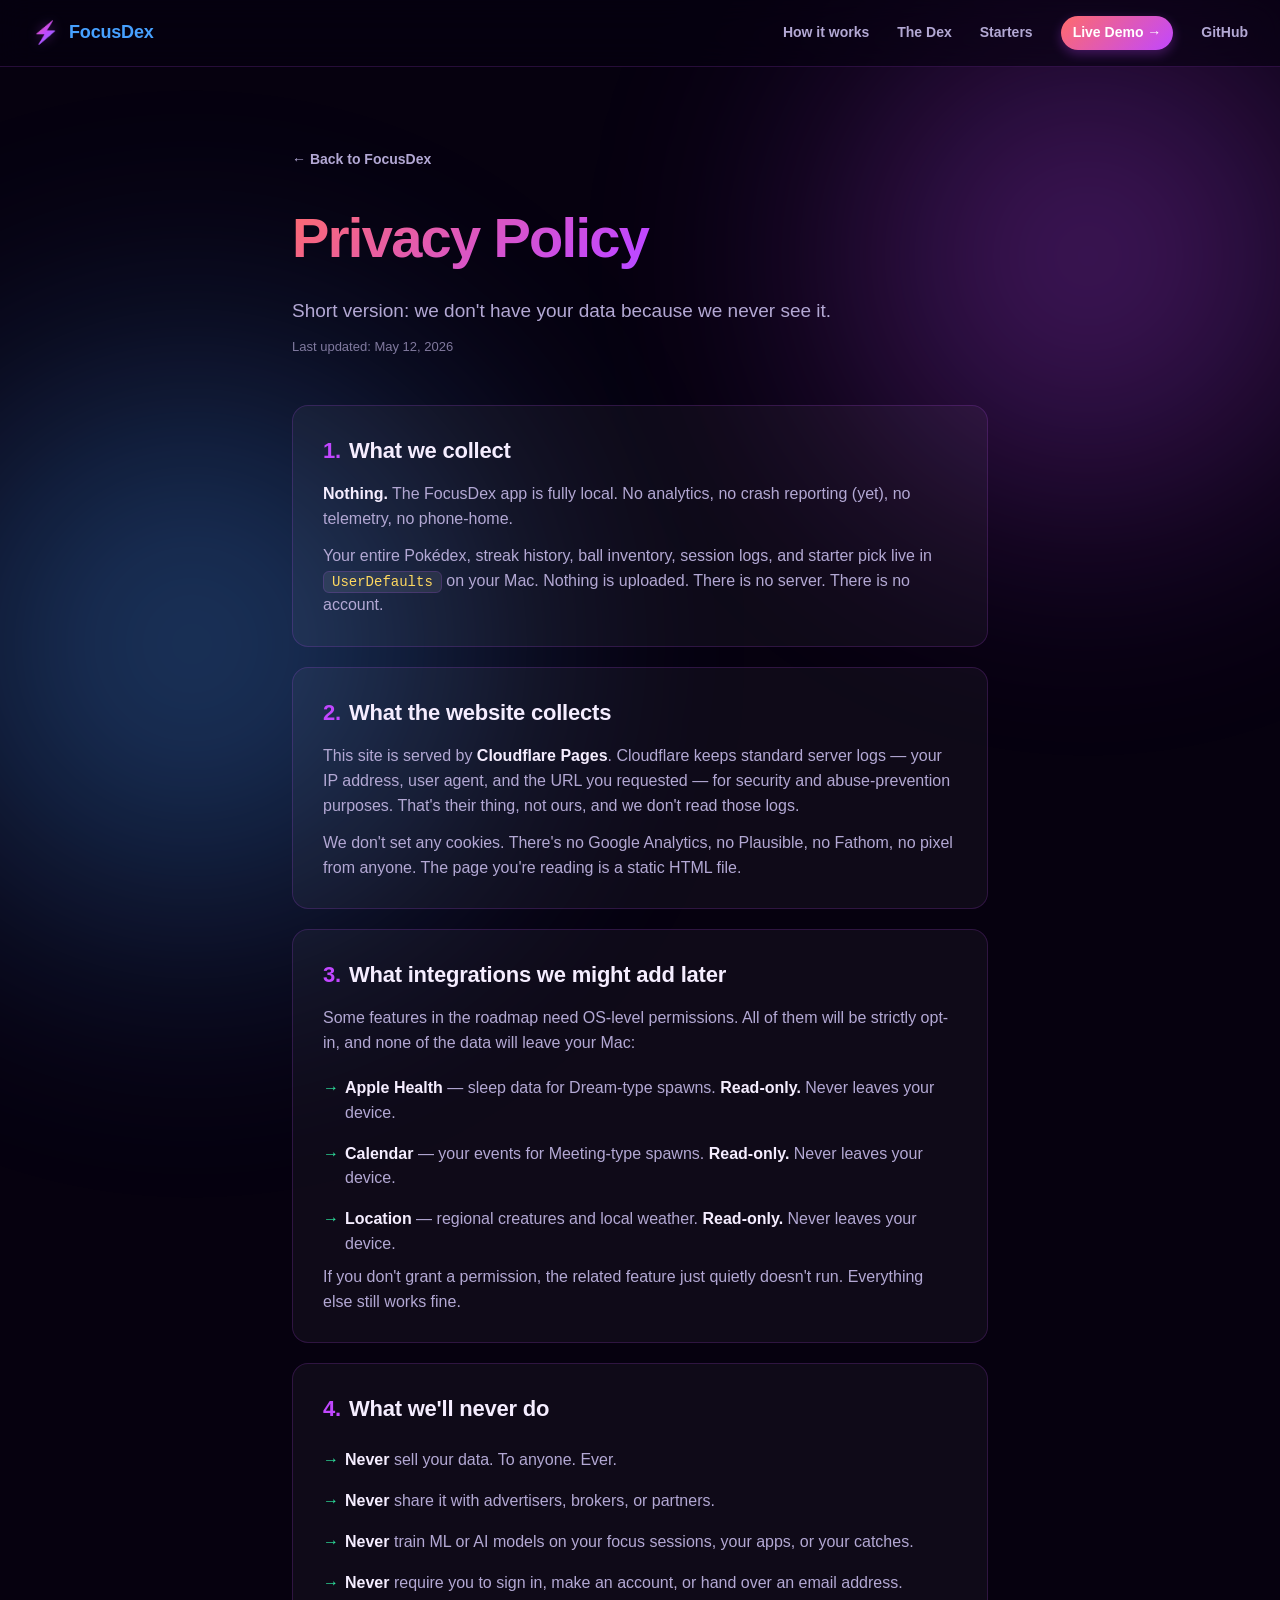
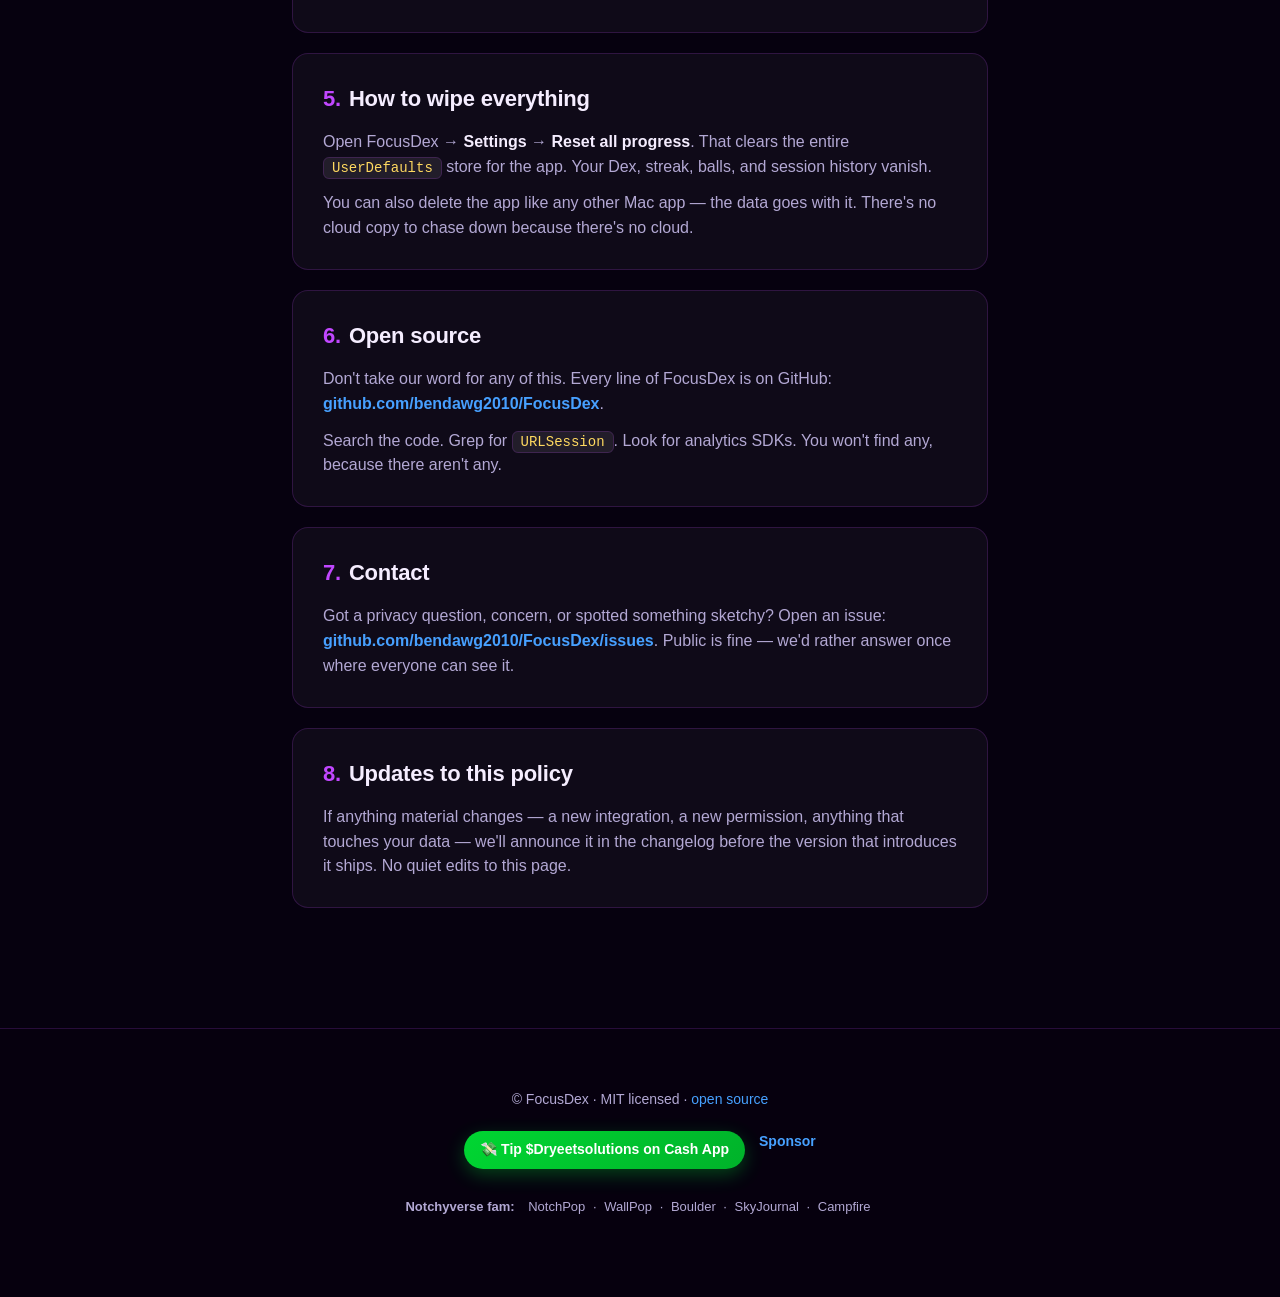
<file: website/privacy.html>
<!DOCTYPE html>
<html lang="en">
<head>
<meta charset="UTF-8">
<meta name="viewport" content="width=device-width, initial-scale=1.0">
<title>Privacy Policy — FocusDex</title>
<meta name="description" content="FocusDex privacy policy. Short version: we don't have your data because we never see it.">
<meta property="og:title" content="FocusDex — Privacy Policy">
<meta property="og:description" content="The app is fully local. No analytics. No telemetry. No login.">
<meta property="og:type" content="website">
<link rel="stylesheet" href="styles.css">
<style>
  /* Local prose styles for the privacy page — built on the global CSS variables */
  .privacy-wrap {
    max-width: 760px;
    margin: 0 auto;
    padding: 80px 32px 100px;
  }
  .privacy-back {
    display: inline-block;
    margin-bottom: 24px;
    font-size: 14px;
    font-weight: 600;
    color: var(--text-dim);
  }
  .privacy-back:hover { color: var(--mint); }
  .privacy-title {
    font-size: clamp(36px, 5vw, 56px);
    font-weight: 900;
    letter-spacing: -0.03em;
    margin-bottom: 14px;
    background: linear-gradient(135deg, var(--pink), var(--magenta), var(--blue));
    -webkit-background-clip: text;
    background-clip: text;
    -webkit-text-fill-color: transparent;
  }
  .privacy-sub {
    font-size: 19px;
    color: var(--text-dim);
    margin-bottom: 12px;
  }
  .privacy-meta {
    font-size: 13px;
    color: var(--text-dim);
    opacity: 0.7;
    margin-bottom: 48px;
  }
  .privacy-section {
    background: var(--card);
    border: 1px solid var(--border);
    border-radius: 16px;
    padding: 28px 30px;
    margin-bottom: 20px;
  }
  .privacy-section h2 {
    font-size: 22px;
    font-weight: 800;
    letter-spacing: -0.01em;
    margin-bottom: 14px;
    color: var(--text);
  }
  .privacy-section h2 .num {
    color: var(--magenta);
    margin-right: 8px;
    font-variant-numeric: tabular-nums;
  }
  .privacy-section p {
    color: var(--text-dim);
    font-size: 16px;
    margin-bottom: 12px;
  }
  .privacy-section p:last-child { margin-bottom: 0; }
  .privacy-section strong { color: var(--text); font-weight: 700; }
  .privacy-section ul {
    list-style: none;
    padding: 0;
    margin: 8px 0 0 0;
  }
  .privacy-section ul li {
    color: var(--text-dim);
    font-size: 16px;
    padding: 8px 0 8px 22px;
    position: relative;
  }
  .privacy-section ul li::before {
    content: "→";
    position: absolute;
    left: 0;
    color: var(--mint);
    font-weight: 700;
  }
  .privacy-section code {
    background: var(--card-hi);
    border: 1px solid var(--border);
    border-radius: 6px;
    padding: 2px 8px;
    font-family: "SF Mono", Menlo, monospace;
    font-size: 14px;
    color: var(--yellow);
  }
  .privacy-section a { color: var(--blue); font-weight: 600; }
  .privacy-section a:hover { color: var(--mint); }
</style>
</head>
<body>

<!-- nav -->
<nav>
  <div class="nav-brand">
    <a href="/" style="display:flex;align-items:center;gap:10px;">
      <span class="nav-logo">⚡</span>
      <span class="nav-name">FocusDex</span>
    </a>
  </div>
  <div class="nav-links">
    <a href="/#how">How it works</a>
    <a href="/#dex">The Dex</a>
    <a href="/#starters">Starters</a>
    <a href="/demo/" class="nav-demo">Live Demo →</a>
    <a href="https://github.com/bendawg2010/FocusDex" target="_blank" rel="noopener">GitHub</a>
  </div>
</nav>

<!-- privacy content -->
<main class="privacy-wrap">
  <a class="privacy-back" href="/">← Back to FocusDex</a>

  <h1 class="privacy-title">Privacy Policy</h1>
  <p class="privacy-sub">Short version: we don't have your data because we never see it.</p>
  <p class="privacy-meta">Last updated: May 12, 2026</p>

  <section class="privacy-section">
    <h2><span class="num">1.</span>What we collect</h2>
    <p><strong>Nothing.</strong> The FocusDex app is fully local. No analytics, no crash reporting (yet), no telemetry, no phone-home.</p>
    <p>Your entire Pokédex, streak history, ball inventory, session logs, and starter pick live in <code>UserDefaults</code> on your Mac. Nothing is uploaded. There is no server. There is no account.</p>
  </section>

  <section class="privacy-section">
    <h2><span class="num">2.</span>What the website collects</h2>
    <p>This site is served by <strong>Cloudflare Pages</strong>. Cloudflare keeps standard server logs — your IP address, user agent, and the URL you requested — for security and abuse-prevention purposes. That's their thing, not ours, and we don't read those logs.</p>
    <p>We don't set any cookies. There's no Google Analytics, no Plausible, no Fathom, no pixel from anyone. The page you're reading is a static HTML file.</p>
  </section>

  <section class="privacy-section">
    <h2><span class="num">3.</span>What integrations we might add later</h2>
    <p>Some features in the roadmap need OS-level permissions. All of them will be strictly opt-in, and none of the data will leave your Mac:</p>
    <ul>
      <li><strong>Apple Health</strong> — sleep data for Dream-type spawns. <strong>Read-only.</strong> Never leaves your device.</li>
      <li><strong>Calendar</strong> — your events for Meeting-type spawns. <strong>Read-only.</strong> Never leaves your device.</li>
      <li><strong>Location</strong> — regional creatures and local weather. <strong>Read-only.</strong> Never leaves your device.</li>
    </ul>
    <p>If you don't grant a permission, the related feature just quietly doesn't run. Everything else still works fine.</p>
  </section>

  <section class="privacy-section">
    <h2><span class="num">4.</span>What we'll never do</h2>
    <ul>
      <li><strong>Never</strong> sell your data. To anyone. Ever.</li>
      <li><strong>Never</strong> share it with advertisers, brokers, or partners.</li>
      <li><strong>Never</strong> train ML or AI models on your focus sessions, your apps, or your catches.</li>
      <li><strong>Never</strong> require you to sign in, make an account, or hand over an email address.</li>
    </ul>
  </section>

  <section class="privacy-section">
    <h2><span class="num">5.</span>How to wipe everything</h2>
    <p>Open FocusDex → <strong>Settings</strong> → <strong>Reset all progress</strong>. That clears the entire <code>UserDefaults</code> store for the app. Your Dex, streak, balls, and session history vanish.</p>
    <p>You can also delete the app like any other Mac app — the data goes with it. There's no cloud copy to chase down because there's no cloud.</p>
  </section>

  <section class="privacy-section">
    <h2><span class="num">6.</span>Open source</h2>
    <p>Don't take our word for any of this. Every line of FocusDex is on GitHub: <a href="https://github.com/bendawg2010/FocusDex" target="_blank" rel="noopener">github.com/bendawg2010/FocusDex</a>.</p>
    <p>Search the code. Grep for <code>URLSession</code>. Look for analytics SDKs. You won't find any, because there aren't any.</p>
  </section>

  <section class="privacy-section">
    <h2><span class="num">7.</span>Contact</h2>
    <p>Got a privacy question, concern, or spotted something sketchy? Open an issue: <a href="https://github.com/bendawg2010/FocusDex/issues" target="_blank" rel="noopener">github.com/bendawg2010/FocusDex/issues</a>. Public is fine — we'd rather answer once where everyone can see it.</p>
  </section>

  <section class="privacy-section">
    <h2><span class="num">8.</span>Updates to this policy</h2>
    <p>If anything material changes — a new integration, a new permission, anything that touches your data — we'll announce it in the changelog before the version that introduces it ships. No quiet edits to this page.</p>
  </section>
</main>

<!-- footer -->
<footer>
  <div class="footer-main">
    <span>© FocusDex · MIT licensed · <a href="https://github.com/bendawg2010/FocusDex" target="_blank" rel="noopener">open source</a></span>
  </div>
  <div class="footer-tip">
    <a href="https://cash.app/$Dryeetsolutions" target="_blank" rel="noopener" class="cashapp">💸 Tip $Dryeetsolutions on Cash App</a>
    <a href="https://github.com/sponsors/bendawg2010" target="_blank" rel="noopener">Sponsor</a>
  </div>
  <div class="footer-fam">
    <span class="fam-label">Notchyverse fam:</span>
    <a href="#" target="_blank" rel="noopener">NotchPop</a> ·
    <a href="#" target="_blank" rel="noopener">WallPop</a> ·
    <a href="#" target="_blank" rel="noopener">Boulder</a> ·
    <a href="#" target="_blank" rel="noopener">SkyJournal</a> ·
    <a href="#" target="_blank" rel="noopener">Campfire</a>
  </div>
</footer>

</body>
</html>
</file>
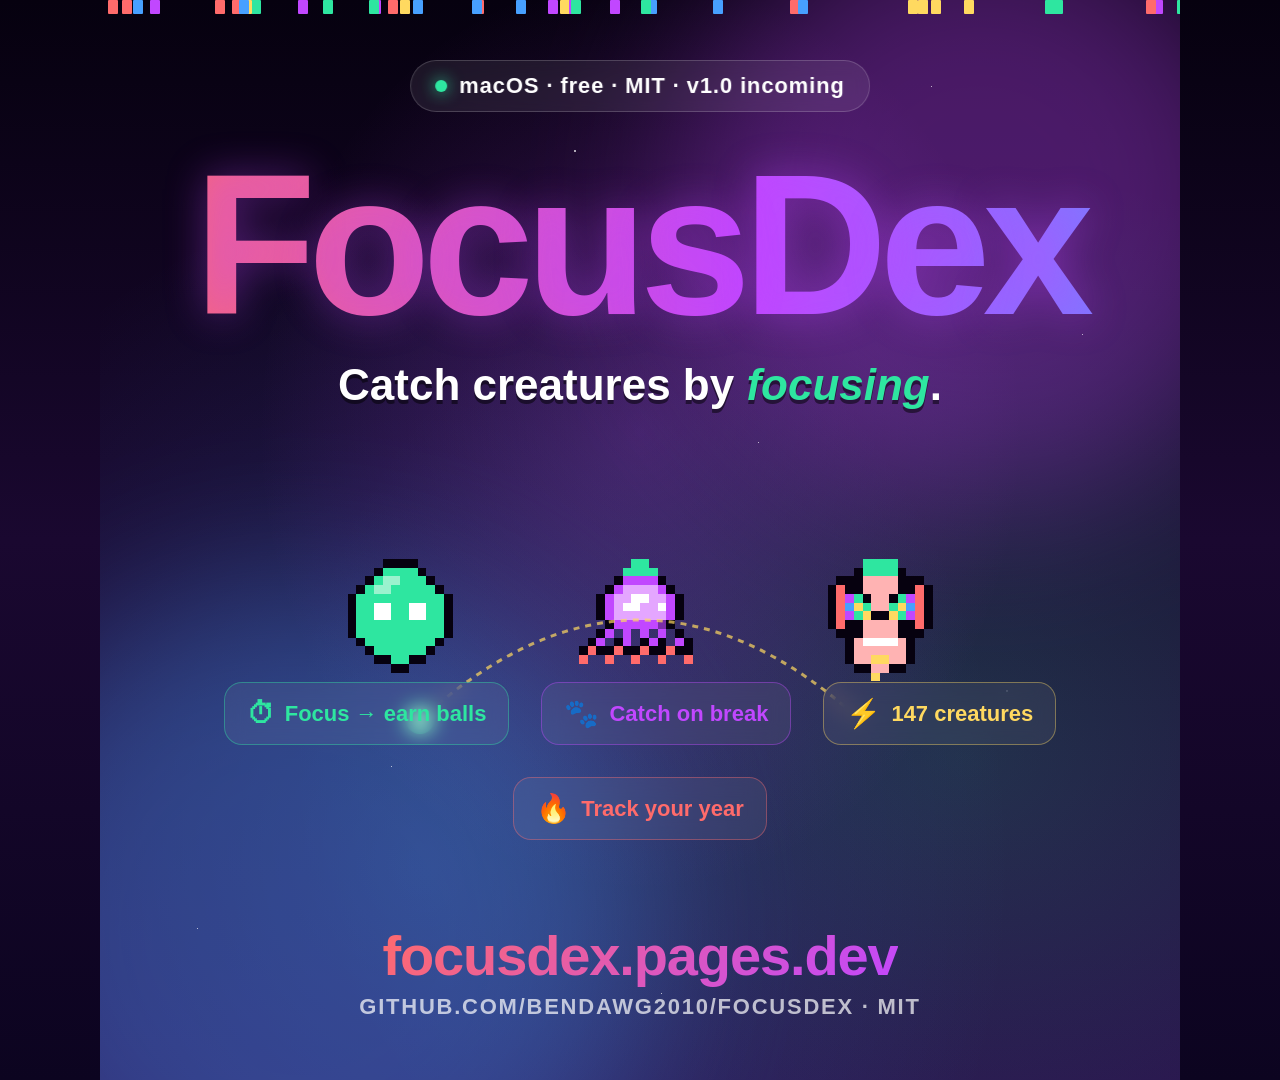
<file: website/promo.html>
<!DOCTYPE html>
<html lang="en">
<head>
<meta charset="UTF-8">
<title>FocusDex — Promo</title>
<style>
  :root {
    --pink: #FF6B6B; --magenta: #C147FF; --blue: #47A0FF;
    --mint: #2EE6A0; --yellow: #FFD960; --bg: #06010f; --bg2: #0c0420;
  }
  *{box-sizing:border-box;margin:0;padding:0}
  body{
    background: linear-gradient(180deg, var(--bg) 0%, #1a0830 50%, var(--bg2) 100%);
    color: #fff;
    font-family: -apple-system, BlinkMacSystemFont, "SF Pro Rounded", "Helvetica Neue", sans-serif;
    min-height: 100vh;
    display: grid; place-items: center;
    overflow: hidden;
    image-rendering: pixelated;
  }
  /* Frame is 1080x1080 — record/screenshot at this size */
  .frame {
    width: 1080px; height: 1080px;
    position: relative;
    overflow: hidden;
    background: radial-gradient(ellipse at 50% 40%, rgba(193,71,255,0.25) 0%, transparent 50%),
                radial-gradient(ellipse at 30% 80%, rgba(71,160,255,0.2) 0%, transparent 55%),
                radial-gradient(ellipse at 80% 70%, rgba(46,230,160,0.18) 0%, transparent 55%),
                linear-gradient(180deg, #06010f 0%, #1a0830 50%, #2a0b4a 100%);
    transform-origin: center;
  }
  /* Scale down for viewing */
  @media (max-width: 1100px) {
    .frame { transform: scale(calc(100vw / 1100)); }
  }

  /* drifting orbs */
  .orb {
    position: absolute; border-radius: 50%; filter: blur(80px);
    pointer-events: none; animation: drift 14s ease-in-out infinite;
  }
  .orb.a { width: 600px; height: 600px; top: -100px; right: -100px; background: var(--magenta); opacity: 0.35; }
  .orb.b { width: 700px; height: 700px; bottom: -200px; left: -150px; background: var(--blue); opacity: 0.3; animation-delay: -7s; }
  @keyframes drift {
    0%, 100% { transform: translate(0,0) scale(1); }
    50% { transform: translate(30px, -40px) scale(1.1); }
  }

  /* star field */
  .stars {
    position: absolute; inset: 0;
    background-image:
      radial-gradient(1px 1px at 12% 22%, #fff 50%, transparent 51%),
      radial-gradient(1px 1px at 27% 71%, #fff 50%, transparent 51%),
      radial-gradient(2px 2px at 44% 14%, #fff 50%, transparent 51%),
      radial-gradient(1px 1px at 61% 41%, #fff 50%, transparent 51%),
      radial-gradient(1px 1px at 77% 8%, #fff 50%, transparent 51%),
      radial-gradient(2px 2px at 84% 64%, #fff 50%, transparent 51%),
      radial-gradient(1px 1px at 9% 86%, #fff 50%, transparent 51%),
      radial-gradient(1px 1px at 91% 31%, #fff 50%, transparent 51%),
      radial-gradient(1px 1px at 52% 92%, #fff 50%, transparent 51%);
    opacity: 0.65;
    animation: twinkle 3s ease-in-out infinite alternate;
  }
  @keyframes twinkle { 0% { opacity: 0.4; } 100% { opacity: 0.85; } }

  /* status pill at top */
  .top-pill {
    position: absolute; top: 60px; left: 50%; transform: translateX(-50%);
    padding: 12px 24px; border-radius: 999px;
    background: rgba(255,255,255,0.08);
    border: 1px solid rgba(255,255,255,0.18);
    font-size: 22px; font-weight: 800; letter-spacing: 0.04em;
    display: flex; align-items: center; gap: 12px;
    backdrop-filter: blur(8px);
  }
  .dot {
    width: 12px; height: 12px; border-radius: 50%;
    background: var(--mint); box-shadow: 0 0 16px var(--mint);
    animation: pulse 1.4s ease-in-out infinite;
  }
  @keyframes pulse { 0%,100%{transform:scale(1);opacity:1} 50%{transform:scale(1.6);opacity:0.5} }

  /* hero wordmark */
  .wordmark {
    position: absolute; top: 150px; left: 0; right: 0; text-align: center;
  }
  .wordmark h1 {
    font-size: 200px; font-weight: 900; letter-spacing: -0.04em; line-height: 0.95;
    background: linear-gradient(90deg, var(--pink), var(--magenta), var(--blue), var(--mint), var(--yellow), var(--pink));
    background-size: 300% auto;
    -webkit-background-clip: text;
    background-clip: text;
    -webkit-text-fill-color: transparent;
    animation: grad 6s linear infinite;
    text-shadow: 0 0 40px rgba(193,71,255,0.4);
  }
  @keyframes grad { 0%{background-position: 0% center} 100%{background-position: 300% center} }

  .tagline {
    position: absolute; top: 360px; left: 0; right: 0; text-align: center;
    font-size: 44px; font-weight: 800; color: #fff;
    text-shadow: 0 4px 0 rgba(0,0,0,0.5);
  }
  .tagline em { color: var(--mint); font-style: italic; }

  /* Center demo area — Notchy + creatures + pokeball */
  .center {
    position: absolute; top: 480px; left: 50%; transform: translateX(-50%);
    width: 700px; height: 280px;
    display: flex; align-items: center; justify-content: center;
    gap: 40px;
  }

  /* Pixel sprite container */
  .sprite {
    width: 200px; height: 200px;
    display: flex; align-items: center; justify-content: center;
    image-rendering: pixelated;
    animation: bob 2.6s ease-in-out infinite;
  }
  .sprite svg { width: 100%; height: 100%; }
  .sprite.delay1 { animation-delay: 0.4s; }
  .sprite.delay2 { animation-delay: 0.8s; }
  @keyframes bob { 0%,100%{transform:translateY(0)} 50%{transform:translateY(-18px)} }

  /* Throw arc dashes */
  .arc {
    position: absolute; top: 540px; left: 50%; transform: translateX(-50%);
    width: 600px; height: 200px; pointer-events: none;
  }

  /* Bottom block — features + CTA */
  .features {
    position: absolute; bottom: 240px; left: 0; right: 0; text-align: center;
    display: flex; justify-content: center; gap: 32px; padding: 0 60px;
    flex-wrap: wrap;
  }
  .feat {
    padding: 14px 22px; border-radius: 18px;
    background: rgba(255,255,255,0.06);
    border: 1px solid rgba(255,255,255,0.12);
    backdrop-filter: blur(10px);
    font-size: 22px; font-weight: 800;
    display: flex; align-items: center; gap: 10px;
  }
  .feat .icon { font-size: 28px; }
  .feat.mint { color: var(--mint); border-color: rgba(46,230,160,0.4); }
  .feat.magenta { color: var(--magenta); border-color: rgba(193,71,255,0.4); }
  .feat.yellow { color: var(--yellow); border-color: rgba(255,217,96,0.4); }
  .feat.pink { color: var(--pink); border-color: rgba(255,107,107,0.4); }

  /* Bottom CTA */
  .cta {
    position: absolute; bottom: 60px; left: 0; right: 0; text-align: center;
  }
  .url {
    display: inline-block;
    font-size: 56px; font-weight: 900;
    background: linear-gradient(135deg, var(--pink), var(--magenta));
    -webkit-background-clip: text; background-clip: text;
    -webkit-text-fill-color: transparent;
    letter-spacing: -0.02em;
  }
  .sub {
    margin-top: 6px;
    font-size: 22px; font-weight: 700;
    color: rgba(255,255,255,0.7);
    letter-spacing: 0.08em;
    text-transform: uppercase;
  }

  /* Confetti specks */
  .confetti {
    position: absolute; pointer-events: none;
    inset: 0;
  }
  .confetti span {
    position: absolute; width: 10px; height: 14px; border-radius: 1px;
    animation: fall 4s linear infinite;
  }
  @keyframes fall {
    0% { transform: translateY(-40px) rotate(0); opacity: 0; }
    10% { opacity: 1; }
    100% { transform: translateY(1100px) rotate(720deg); opacity: 0; }
  }
</style>
</head>
<body>
<div class="frame">
  <div class="orb a"></div>
  <div class="orb b"></div>
  <div class="stars"></div>

  <div class="confetti" id="confetti"></div>

  <div class="top-pill">
    <span class="dot"></span>
    macOS · free · MIT · v1.0 incoming
  </div>

  <div class="wordmark"><h1>FocusDex</h1></div>
  <div class="tagline">Catch creatures by <em>focusing</em>.</div>

  <div class="center">
    <div class="sprite" data-sprite="codesprite"></div>
    <div class="sprite delay1" data-sprite="inkling"></div>
    <div class="sprite delay2" data-sprite="pixibrush"></div>
  </div>

  <svg class="arc" viewBox="0 0 600 200">
    <path d="M 80,180 Q 300,-20 520,180" stroke="#FFD960" stroke-width="3" stroke-dasharray="6 6" fill="none" opacity="0.7"/>
    <circle cx="80" cy="180" r="14" fill="url(#focusball)"/>
    <defs>
      <radialGradient id="focusball">
        <stop offset="0%" stop-color="#fff"/>
        <stop offset="100%" stop-color="#2EE6A0"/>
      </radialGradient>
    </defs>
  </svg>

  <div class="features">
    <div class="feat mint"><span class="icon">⏱</span> Focus → earn balls</div>
    <div class="feat magenta"><span class="icon">🐾</span> Catch on break</div>
    <div class="feat yellow"><span class="icon">⚡</span> 147 creatures</div>
    <div class="feat pink"><span class="icon">🔥</span> Track your year</div>
  </div>

  <div class="cta">
    <div class="url">focusdex.pages.dev</div>
    <div class="sub">github.com/bendawg2010/FocusDex · MIT</div>
  </div>
</div>

<script src="pixel-art.js"></script>
<script>
(function(){
  // Render pixel sprites
  document.querySelectorAll('[data-sprite]').forEach(function(el){
    var name = el.getAttribute('data-sprite');
    if (window.FocusDexPixels) {
      var svg = window.FocusDexPixels.makeSVG(name);
      if (svg) el.appendChild(svg);
    }
  });

  // Generate confetti
  var c = document.getElementById('confetti');
  var colors = ['#FF6B6B','#C147FF','#47A0FF','#2EE6A0','#FFD960'];
  for (var i = 0; i < 40; i++) {
    var s = document.createElement('span');
    s.style.left = (Math.random() * 100) + '%';
    s.style.background = colors[i % colors.length];
    s.style.animationDelay = (Math.random() * 4) + 's';
    s.style.animationDuration = (3 + Math.random() * 2) + 's';
    c.appendChild(s);
  }
})();
</script>
</body>
</html>
</file>
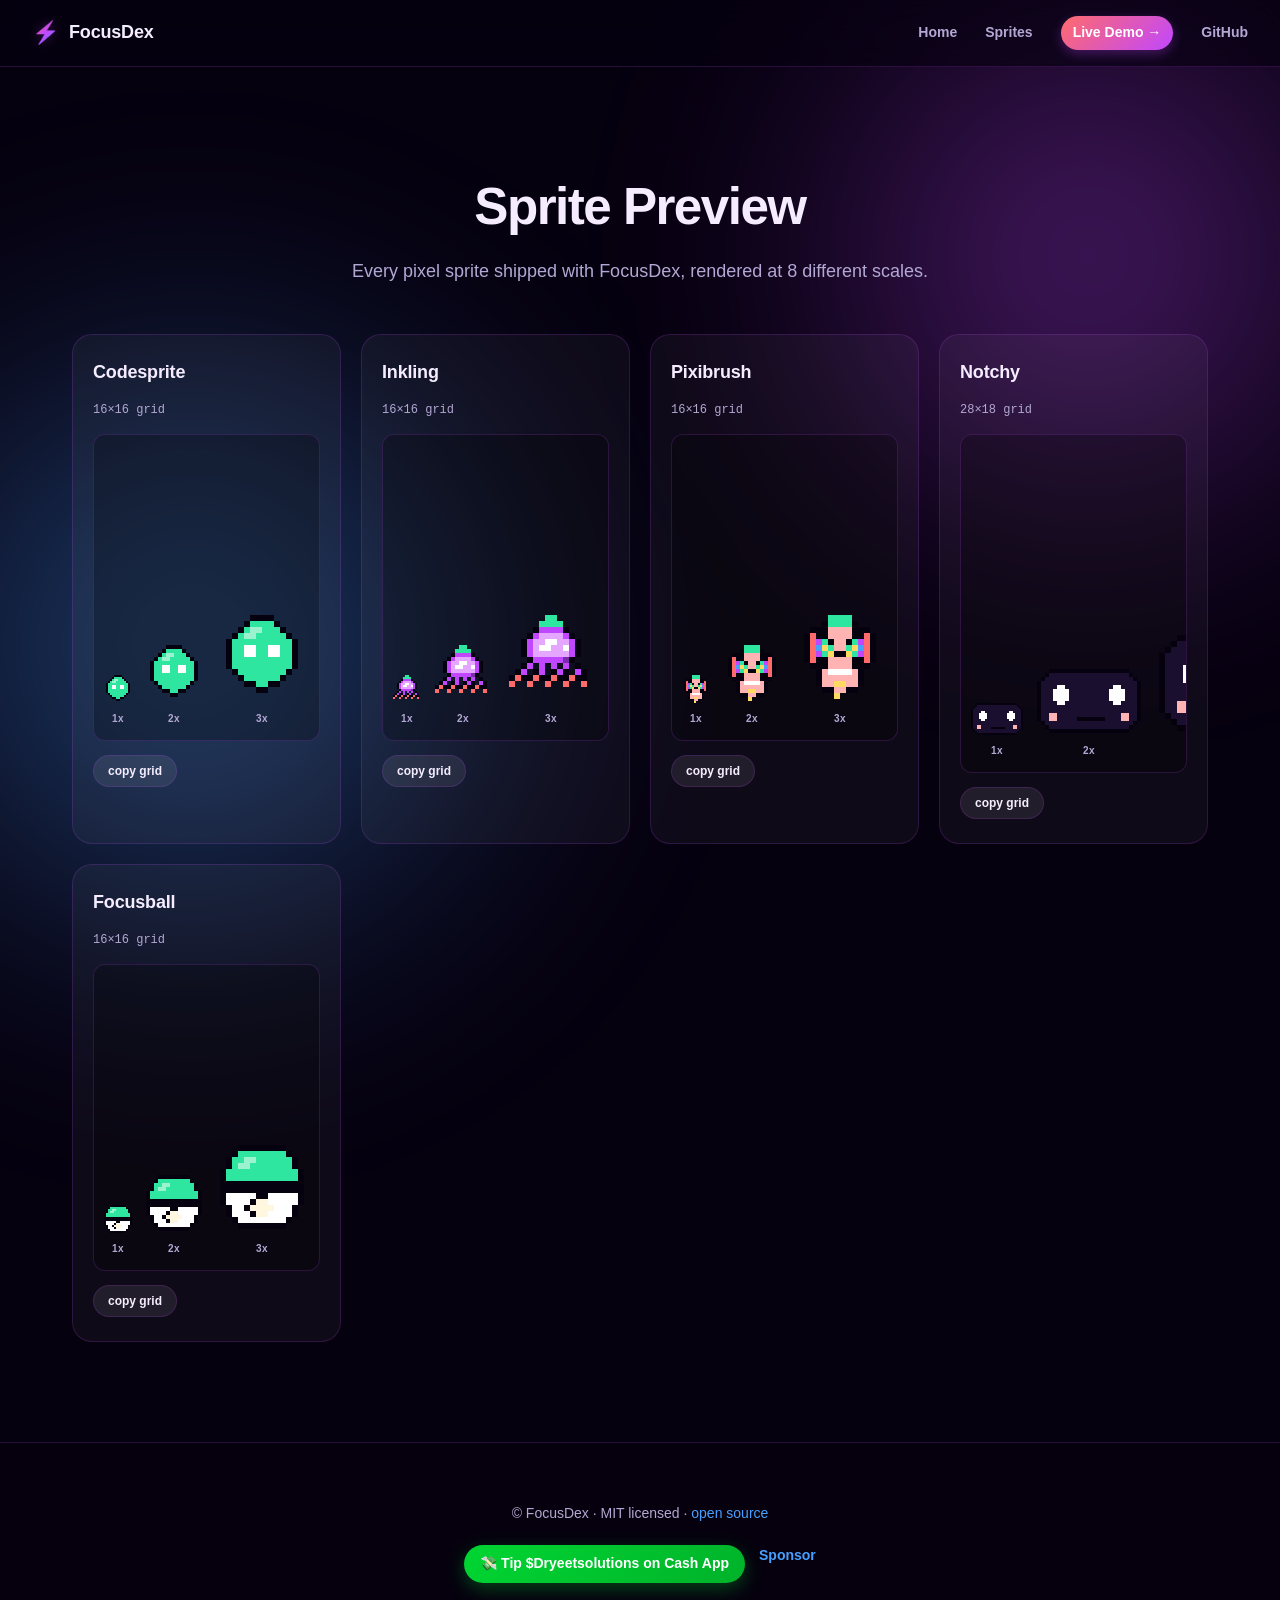
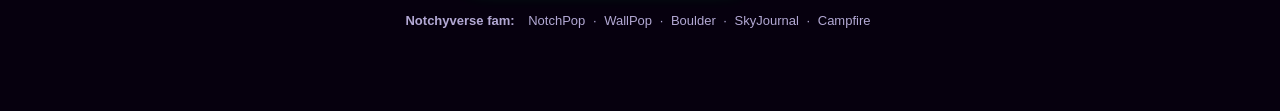
<file: website/sprites.html>
<!DOCTYPE html>
<html lang="en">
<head>
<meta charset="UTF-8">
<meta name="viewport" content="width=device-width, initial-scale=1.0">
<title>Sprite Preview — FocusDex</title>
<meta name="description" content="Every pixel sprite shipped with FocusDex, rendered at 8 different scales.">
<link rel="stylesheet" href="styles.css">
<style>
  .sprite-grid {
    display: grid;
    grid-template-columns: repeat(auto-fill, minmax(240px, 1fr));
    gap: 20px;
  }
  .sprite-card {
    padding: 24px 20px;
    background: var(--card);
    border: 1px solid var(--border);
    border-radius: 20px;
    transition: transform 200ms, background 200ms;
    display: flex;
    flex-direction: column;
    gap: 14px;
  }
  .sprite-card:hover {
    transform: translateY(-4px);
    background: var(--card-hi);
  }
  .sprite-card h3 {
    font-size: 18px; font-weight: 800;
    letter-spacing: -0.01em;
    text-transform: capitalize;
  }
  .sprite-scales {
    display: flex;
    align-items: flex-end;
    justify-content: space-between;
    gap: 8px;
    padding: 14px 8px;
    background: rgba(0, 0, 0, 0.25);
    border: 1px solid var(--border);
    border-radius: 12px;
    overflow: hidden;
  }
  .sprite-scale {
    display: flex;
    flex-direction: column;
    align-items: center;
    gap: 6px;
    flex: 0 0 auto;
  }
  .sprite-scale-label {
    font-size: 10px;
    font-weight: 700;
    color: var(--text-dim);
    letter-spacing: 0.04em;
  }
  .sprite-scale-canvas {
    display: flex;
    align-items: center;
    justify-content: center;
  }
  .sprite-scale-canvas svg {
    display: block;
    image-rendering: pixelated;
  }
  .copy-btn {
    align-self: flex-start;
    padding: 8px 14px;
    border-radius: 999px;
    border: 1px solid var(--border);
    background: var(--card-hi);
    color: var(--text);
    font-size: 12px;
    font-weight: 700;
    cursor: pointer;
    transition: background 150ms, transform 150ms;
  }
  .copy-btn:hover { background: rgba(193, 71, 255, 0.18); transform: translateY(-1px); }
  .sprite-meta {
    font-size: 12px;
    color: var(--text-dim);
    font-family: ui-monospace, "SF Mono", Menlo, monospace;
  }
</style>
</head>
<body>

<!-- nav -->
<nav>
  <div class="nav-brand">
    <span class="nav-logo">⚡</span>
    <span class="nav-name">FocusDex</span>
  </div>
  <div class="nav-links">
    <a href="/">Home</a>
    <a href="/sprites.html">Sprites</a>
    <a href="/demo/" class="nav-demo">Live Demo →</a>
    <a href="https://github.com/bendawg2010/FocusDex" target="_blank" rel="noopener">GitHub</a>
  </div>
</nav>

<!-- page header -->
<section class="section">
  <h2 class="section-title">Sprite Preview</h2>
  <p class="section-lead">Every pixel sprite shipped with FocusDex, rendered at 8 different scales.</p>
  <div id="sprite-grid" class="sprite-grid"></div>
</section>

<!-- footer -->
<footer>
  <div class="footer-main">
    <span>© FocusDex · MIT licensed · <a href="https://github.com/bendawg2010/FocusDex" target="_blank" rel="noopener">open source</a></span>
  </div>
  <div class="footer-tip">
    <a href="https://cash.app/$Dryeetsolutions" target="_blank" rel="noopener" class="cashapp">💸 Tip $Dryeetsolutions on Cash App</a>
    <a href="https://github.com/sponsors/bendawg2010" target="_blank" rel="noopener">Sponsor</a>
  </div>
  <div class="footer-fam">
    <span class="fam-label">Notchyverse fam:</span>
    <a href="#" target="_blank" rel="noopener">NotchPop</a> ·
    <a href="#" target="_blank" rel="noopener">WallPop</a> ·
    <a href="#" target="_blank" rel="noopener">Boulder</a> ·
    <a href="#" target="_blank" rel="noopener">SkyJournal</a> ·
    <a href="#" target="_blank" rel="noopener">Campfire</a>
  </div>
</footer>

<script src="pixel-art.js"></script>
<script>
(function () {
  'use strict';
  const SCALES = [1, 2, 3, 4, 5, 6, 7, 8];
  const BASE_PX = 8; // base pixel size at 1x

  function renderSprite(name, scale) {
    const svg = window.FocusDexPixels.makeSVG(name);
    if (!svg) return null;
    const grid = window.FocusDexPixels.SPRITES[name];
    const cols = grid[0].length;
    const rows = grid.length;
    const w = cols * BASE_PX * scale / 4;
    const h = rows * BASE_PX * scale / 4;
    svg.style.width = w + 'px';
    svg.style.height = h + 'px';
    svg.style.maxWidth = 'none';
    svg.style.maxHeight = 'none';
    return svg;
  }

  function copyGrid(name) {
    const grid = window.FocusDexPixels.SPRITES[name];
    if (!grid) return;
    navigator.clipboard.writeText(grid.join('\n')).then(function () {
      alert('copied');
    }).catch(function () {
      alert('copy failed');
    });
  }

  function makeCard(name) {
    const grid = window.FocusDexPixels.SPRITES[name];
    const card = document.createElement('div');
    card.className = 'sprite-card';

    const title = document.createElement('h3');
    title.textContent = name;
    card.appendChild(title);

    const meta = document.createElement('div');
    meta.className = 'sprite-meta';
    meta.textContent = grid[0].length + '×' + grid.length + ' grid';
    card.appendChild(meta);

    const scales = document.createElement('div');
    scales.className = 'sprite-scales';
    SCALES.forEach(function (s) {
      const wrap = document.createElement('div');
      wrap.className = 'sprite-scale';
      const canvas = document.createElement('div');
      canvas.className = 'sprite-scale-canvas';
      const svg = renderSprite(name, s);
      if (svg) canvas.appendChild(svg);
      const label = document.createElement('div');
      label.className = 'sprite-scale-label';
      label.textContent = s + 'x';
      wrap.appendChild(canvas);
      wrap.appendChild(label);
      scales.appendChild(wrap);
    });
    card.appendChild(scales);

    const btn = document.createElement('button');
    btn.className = 'copy-btn';
    btn.type = 'button';
    btn.textContent = 'copy grid';
    btn.addEventListener('click', function () { copyGrid(name); });
    card.appendChild(btn);

    return card;
  }

  function init() {
    if (!window.FocusDexPixels || !window.FocusDexPixels.SPRITES) return;
    const root = document.getElementById('sprite-grid');
    Object.keys(window.FocusDexPixels.SPRITES).forEach(function (name) {
      root.appendChild(makeCard(name));
    });
  }

  if (document.readyState === 'loading') {
    document.addEventListener('DOMContentLoaded', init);
  } else {
    init();
  }
})();
</script>
</body>
</html>
</file>
<file: website/styles.css>
/* ====================================================================
   FocusDex — Promo Site Styles
   Brand palette + drifting orb background + animated gradient title
   ==================================================================== */

:root {
  --pink:      #FF6B6B;
  --magenta:   #C147FF;
  --blue:      #47A0FF;
  --mint:      #2EE6A0;
  --yellow:    #FFD960;
  --cashgreen: #00D632;
  --bg:        #06010f;
  --bg-2:      #0c0420;
  --text:      #f5edff;
  --text-dim:  #b3a8d4;
  --card:      rgba(255, 255, 255, 0.04);
  --card-hi:   rgba(255, 255, 255, 0.08);
  --border:    rgba(193, 71, 255, 0.18);
}

* { box-sizing: border-box; margin: 0; padding: 0; }

html { scroll-behavior: smooth; }

body {
  font-family: -apple-system, BlinkMacSystemFont, "SF Pro Text", "Helvetica Neue", sans-serif;
  background: var(--bg);
  color: var(--text);
  line-height: 1.55;
  overflow-x: hidden;
  position: relative;
  min-height: 100vh;
}

/* drifting orb background */
body::before, body::after {
  content: ""; position: fixed;
  border-radius: 50%; filter: blur(120px);
  pointer-events: none; z-index: -3;
  opacity: 0.45;
  animation: orbDrift 22s ease-in-out infinite;
}
body::before {
  width: 60vw; height: 60vw;
  top: -10vw; right: -15vw;
  background: radial-gradient(circle, var(--magenta) 0%, transparent 65%);
}
body::after {
  width: 70vw; height: 70vw;
  bottom: -15vw; left: -20vw;
  background: radial-gradient(circle, var(--blue) 0%, transparent 65%);
  animation-delay: -11s;
}
@keyframes orbDrift {
  0%, 100% { transform: translate(0, 0) scale(1); }
  33% { transform: translate(8vw, -6vw) scale(1.08); }
  66% { transform: translate(-6vw, 8vw) scale(0.92); }
}

a { color: var(--blue); text-decoration: none; transition: color 120ms; }
a:hover { color: var(--mint); }

/* ===== nav ===== */
nav {
  position: sticky; top: 0; z-index: 50;
  display: flex; align-items: center; justify-content: space-between;
  padding: 16px 32px;
  background: rgba(6, 1, 15, 0.6);
  backdrop-filter: blur(16px);
  -webkit-backdrop-filter: blur(16px);
  border-bottom: 1px solid var(--border);
}
.nav-brand { display: flex; align-items: center; gap: 10px; }
.nav-logo {
  font-size: 22px;
  background: linear-gradient(135deg, var(--pink), var(--magenta), var(--blue));
  -webkit-background-clip: text;
  background-clip: text;
  -webkit-text-fill-color: transparent;
  filter: drop-shadow(0 0 6px rgba(193, 71, 255, 0.3));
}
.nav-name { font-weight: 800; font-size: 18px; letter-spacing: -0.01em; }
.nav-links { display: flex; gap: 28px; align-items: center; }
.nav-links a { color: var(--text-dim); font-weight: 600; font-size: 14px; }
.nav-links a:hover { color: var(--text); }

/* ===== hero ===== */
.hero {
  padding: 100px 32px 80px;
  text-align: center;
  position: relative;
}
.hero-inner { max-width: 920px; margin: 0 auto; }
.status-pill {
  display: inline-flex; align-items: center; gap: 8px;
  padding: 6px 14px; border-radius: 999px;
  background: var(--card-hi); border: 1px solid var(--border);
  font-size: 13px; font-weight: 600; color: var(--text-dim);
  margin-bottom: 32px;
}
.status-dot {
  width: 7px; height: 7px; border-radius: 50%;
  background: var(--mint);
  box-shadow: 0 0 10px var(--mint);
  animation: dotPulse 1.6s ease-in-out infinite;
}
@keyframes dotPulse {
  0%, 100% { transform: scale(1); opacity: 1; }
  50% { transform: scale(1.5); opacity: 0.6; }
}

.hero-title {
  font-size: clamp(60px, 10vw, 120px);
  font-weight: 900;
  letter-spacing: -0.04em;
  line-height: 0.95;
  margin-bottom: 32px;
}
.grad-text {
  background: linear-gradient(90deg, var(--pink), var(--magenta), var(--blue), var(--mint), var(--yellow), var(--pink));
  background-size: 300% auto;
  -webkit-background-clip: text;
  background-clip: text;
  -webkit-text-fill-color: transparent;
  animation: gradShift 8s linear infinite;
}
@keyframes gradShift {
  0% { background-position: 0% center; }
  100% { background-position: 300% center; }
}

.hero-tagline {
  font-size: clamp(20px, 2.6vw, 30px);
  font-weight: 700;
  margin-bottom: 20px;
  color: var(--text);
  letter-spacing: -0.01em;
}
.hero-tagline em {
  font-style: italic;
  color: var(--mint);
}
.hero-sub {
  font-size: 18px; color: var(--text-dim);
  max-width: 640px; margin: 0 auto 40px;
}

.hero-cta {
  display: flex; gap: 14px; justify-content: center;
  flex-wrap: wrap; margin-bottom: 40px;
}

.btn {
  display: inline-flex; align-items: center; gap: 8px;
  padding: 14px 28px; border-radius: 14px;
  font-weight: 700; font-size: 16px;
  transition: transform 120ms, box-shadow 120ms;
  border: 1px solid transparent;
  cursor: pointer;
}
.btn.primary {
  color: white !important;
  background: linear-gradient(135deg, var(--pink), var(--magenta));
  box-shadow: 0 10px 30px rgba(193, 71, 255, 0.3);
}
.btn.primary:hover { transform: translateY(-2px); box-shadow: 0 14px 40px rgba(193, 71, 255, 0.5); }
.btn.ghost {
  color: var(--text);
  background: var(--card);
  border-color: var(--border);
}
.btn.ghost:hover { background: var(--card-hi); transform: translateY(-2px); }

.hero-meta {
  display: flex; justify-content: center; align-items: center;
  gap: 12px; font-size: 14px; color: var(--text-dim);
  flex-wrap: wrap;
}
.hero-firsttime {
  margin-top: 20px; max-width: 540px; margin-left: auto; margin-right: auto;
  font-size: 13px; color: var(--text-dim);
  padding: 12px 16px;
  background: var(--card);
  border: 1px solid var(--border);
  border-radius: 12px;
  line-height: 1.5;
}
.hero-firsttime strong { color: var(--mint); font-weight: 800; }
.hero-meta a { color: var(--mint); font-weight: 600; }

/* ===== sections ===== */
.section {
  padding: 100px 32px;
  max-width: 1200px;
  margin: 0 auto;
}
.section-alt {
  background: rgba(193, 71, 255, 0.03);
  border-top: 1px solid var(--border);
  border-bottom: 1px solid var(--border);
  max-width: 100%;
  padding-left: 32px; padding-right: 32px;
}
.section-alt > * { max-width: 1200px; margin-left: auto; margin-right: auto; }
.section-title {
  font-size: clamp(32px, 4vw, 52px);
  font-weight: 900;
  letter-spacing: -0.03em;
  margin-bottom: 12px;
  text-align: center;
}
.section-lead {
  font-size: 18px; color: var(--text-dim);
  text-align: center; margin-bottom: 48px;
  max-width: 640px; margin-left: auto; margin-right: auto;
}

/* ===== lock-in grid ===== */
.lockin-section { padding-bottom: 60px; }
.lockin-grid {
  display: grid;
  grid-template-columns: repeat(auto-fit, minmax(220px, 1fr));
  gap: 18px;
}
.lockin-card {
  padding: 28px 22px;
  background: var(--card);
  border: 1px solid var(--border);
  border-radius: 20px;
  transition: transform 200ms, background 200ms, box-shadow 200ms;
}
.lockin-card:hover {
  transform: translateY(-4px);
  background: var(--card-hi);
}
.lockin-card-hi {
  background: linear-gradient(160deg, rgba(255, 107, 107, 0.14), rgba(193, 71, 255, 0.18));
  border-color: rgba(193, 71, 255, 0.5);
  box-shadow: 0 18px 50px rgba(193, 71, 255, 0.25);
}
.lockin-card-hi:hover {
  background: linear-gradient(160deg, rgba(255, 107, 107, 0.2), rgba(193, 71, 255, 0.24));
}
.lockin-icon {
  font-size: 32px;
  margin-bottom: 12px;
  filter: drop-shadow(0 4px 14px rgba(193, 71, 255, 0.4));
}
.lockin-card h3 {
  font-size: 19px; font-weight: 800;
  margin-bottom: 8px;
  letter-spacing: -0.01em;
}
.lockin-card p {
  font-size: 14px; color: var(--text-dim);
}
.lockin-card strong { color: var(--text); font-weight: 700; }

/* ===== loop grid ===== */
.loop-grid {
  display: grid;
  grid-template-columns: repeat(auto-fit, minmax(240px, 1fr));
  gap: 20px;
}
.loop-card {
  padding: 32px 26px;
  background: var(--card);
  border: 1px solid var(--border);
  border-radius: 20px;
  transition: transform 200ms, background 200ms;
  position: relative;
}
.loop-card:hover {
  transform: translateY(-4px);
  background: var(--card-hi);
}
.loop-num {
  font-size: 48px; font-weight: 900;
  background: linear-gradient(135deg, var(--mint), var(--blue));
  -webkit-background-clip: text;
  background-clip: text;
  -webkit-text-fill-color: transparent;
  line-height: 1;
  margin-bottom: 14px;
  font-feature-settings: "tnum";
}
.loop-card h3 {
  font-size: 22px; font-weight: 800;
  margin-bottom: 10px;
  letter-spacing: -0.01em;
}
.loop-card p {
  font-size: 15px; color: var(--text-dim);
}
.loop-card strong { color: var(--text); font-weight: 700; }

/* ===== starter cards ===== */
.starter-grid {
  display: grid;
  grid-template-columns: repeat(auto-fit, minmax(280px, 1fr));
  gap: 24px;
}
.starter-card {
  background: var(--card);
  border: 1px solid var(--border);
  border-radius: 24px;
  overflow: hidden;
  transition: transform 200ms;
}
.starter-card:hover { transform: translateY(-6px); }
.starter-art {
  aspect-ratio: 1;
  display: flex; align-items: center; justify-content: center;
  padding: 24px;
  background: linear-gradient(135deg, rgba(193, 71, 255, 0.1), rgba(71, 160, 255, 0.1));
  border-bottom: 1px solid var(--border);
  position: relative;
  image-rendering: pixelated;
}
.starter-art svg {
  filter: drop-shadow(0 6px 14px rgba(193, 71, 255, 0.5));
  animation: floatBob 3s ease-in-out infinite;
}

.nav-demo {
  background: linear-gradient(135deg, var(--pink), var(--magenta));
  color: white !important;
  padding: 6px 12px;
  border-radius: 999px;
  font-weight: 800;
  font-size: 12px;
  box-shadow: 0 4px 12px rgba(193, 71, 255, 0.3);
  transition: transform 200ms;
}
.nav-demo:hover {
  transform: translateY(-1px);
  color: white !important;
}
.starter-art[data-creature="codesprite"] { background: linear-gradient(135deg, rgba(46, 230, 160, 0.15), rgba(71, 160, 255, 0.1)); }
.starter-art[data-creature="codesprite"] .creature-placeholder { color: var(--mint); }
.starter-art[data-creature="inkling"] { background: linear-gradient(135deg, rgba(193, 71, 255, 0.18), rgba(255, 107, 107, 0.08)); }
.starter-art[data-creature="inkling"] .creature-placeholder { color: var(--magenta); }
.starter-art[data-creature="pixibrush"] { background: linear-gradient(135deg, rgba(255, 217, 96, 0.18), rgba(255, 107, 107, 0.12)); }
.starter-art[data-creature="pixibrush"] .creature-placeholder { color: var(--yellow); }
.creature-placeholder {
  filter: drop-shadow(0 0 16px currentColor);
  animation: floatBob 3s ease-in-out infinite;
}
@keyframes floatBob {
  0%, 100% { transform: translateY(0); }
  50% { transform: translateY(-12px); }
}
.starter-info { padding: 24px; }
.dex-num {
  font-size: 13px; font-weight: 700; color: var(--text-dim);
  font-feature-settings: "tnum";
  letter-spacing: 0.06em;
  margin-bottom: 6px;
}
.starter-info h3 {
  font-size: 26px; font-weight: 900;
  letter-spacing: -0.02em;
  margin-bottom: 10px;
}
.type-row {
  display: flex; gap: 6px;
  margin-bottom: 12px;
}
.type-badge {
  padding: 4px 10px; border-radius: 999px;
  font-size: 11px; font-weight: 800;
  letter-spacing: 0.06em;
  text-transform: uppercase;
}
.type-code { background: rgba(46, 230, 160, 0.18); color: var(--mint); }
.type-spirit { background: rgba(193, 71, 255, 0.18); color: var(--magenta); }
.type-art { background: rgba(255, 107, 107, 0.18); color: var(--pink); }
.type-doc { background: rgba(71, 160, 255, 0.18); color: var(--blue); }
.type-pixel { background: rgba(255, 217, 96, 0.18); color: var(--yellow); }
.starter-info p { font-size: 14px; color: var(--text-dim); }
.starter-info strong { color: var(--text); }

/* ===== spawn grid ===== */
.spawn-grid {
  display: grid;
  grid-template-columns: repeat(auto-fit, minmax(220px, 1fr));
  gap: 16px;
}
.spawn-tile {
  padding: 24px 20px;
  background: var(--card);
  border: 1px solid var(--border);
  border-radius: 16px;
  transition: transform 160ms, background 160ms;
}
.spawn-tile:hover { background: var(--card-hi); transform: translateY(-2px); }
.spawn-emoji {
  font-size: 32px; display: block; margin-bottom: 10px;
  filter: drop-shadow(0 4px 12px rgba(193, 71, 255, 0.3));
}
.spawn-tile h4 {
  font-size: 16px; font-weight: 800;
  margin-bottom: 6px;
  letter-spacing: -0.01em;
}
.spawn-tile p { font-size: 13px; color: var(--text-dim); }

/* ===== dex stats ===== */
.dex-stats {
  display: grid;
  grid-template-columns: repeat(auto-fit, minmax(140px, 1fr));
  gap: 16px;
  max-width: 900px; margin: 0 auto;
}
.dex-stat {
  text-align: center;
  padding: 28px 12px;
  background: var(--card);
  border: 1px solid var(--border);
  border-radius: 20px;
}
.stat-num {
  display: block;
  font-size: 48px; font-weight: 900;
  background: linear-gradient(135deg, var(--pink), var(--magenta));
  -webkit-background-clip: text;
  background-clip: text;
  -webkit-text-fill-color: transparent;
  letter-spacing: -0.04em;
  font-feature-settings: "tnum";
  line-height: 1;
}
.stat-label {
  display: block;
  font-size: 12px; font-weight: 700;
  color: var(--text-dim);
  letter-spacing: 0.08em;
  text-transform: uppercase;
  margin-top: 6px;
}

/* ===== notchy ===== */
.notchy-section { padding: 80px 32px; }
.notchy-row {
  display: grid;
  grid-template-columns: 1fr 1.4fr;
  gap: 48px;
  align-items: center;
  max-width: 1000px; margin: 0 auto;
}
.notchy-art {
  display: flex; justify-content: center;
}
.notch-mock {
  width: 320px; max-width: 100%;
  height: 80px;
  background: #000;
  border-radius: 0 0 20px 20px;
  position: relative;
  border-left: 1px solid #1a1a1a;
  border-right: 1px solid #1a1a1a;
  border-bottom: 1px solid #1a1a1a;
}
.notch-shape {
  position: absolute;
  top: 0; left: 50%; transform: translateX(-50%);
  width: 180px; height: 36px;
  background: #000;
  border-radius: 0 0 18px 18px;
  display: flex; align-items: center; justify-content: center;
  box-shadow: 0 0 24px rgba(193, 71, 255, 0.4);
}
.notchy-emoji {
  font-size: 18px; color: var(--magenta);
  filter: drop-shadow(0 0 10px var(--magenta));
  animation: floatBob 2.4s ease-in-out infinite;
}
.notchy-info h2 {
  font-size: clamp(28px, 3.6vw, 42px);
  font-weight: 900;
  letter-spacing: -0.03em;
  margin-bottom: 20px;
}
.notchy-info p {
  font-size: 17px;
  color: var(--text-dim);
  margin-bottom: 14px;
}

/* ===== cta ===== */
.cta-section { text-align: center; }
.cta-row { display: flex; gap: 14px; justify-content: center; flex-wrap: wrap; }
.cta-row .cashapp-pill {
  background: linear-gradient(135deg, var(--cashgreen), #00B22A);
  color: white !important;
  border-color: transparent;
}

/* ===== download gate ===== */
.dl-gate {
  position: fixed; inset: 0; z-index: 100;
  background: rgba(6, 1, 15, 0.85);
  backdrop-filter: blur(12px);
  -webkit-backdrop-filter: blur(12px);
  display: flex; align-items: center; justify-content: center;
  padding: 24px;
  animation: gateIn 200ms ease-out;
}
@keyframes gateIn {
  from { opacity: 0; }
  to { opacity: 1; }
}
.dl-gate-card {
  background: var(--bg-2);
  border: 1px solid var(--border);
  border-radius: 24px;
  max-width: 540px; width: 100%;
  padding: 36px 32px 32px;
  position: relative;
  box-shadow: 0 30px 80px rgba(0, 0, 0, 0.6);
}
.dl-gate-close {
  position: absolute; top: 16px; right: 16px;
  width: 36px; height: 36px;
  background: var(--card);
  border: 1px solid var(--border);
  border-radius: 50%;
  color: var(--text);
  font-size: 20px;
  cursor: pointer;
  display: flex; align-items: center; justify-content: center;
}
.dl-gate-close:hover { background: var(--card-hi); }
.dl-gate-icon {
  font-size: 40px;
  margin-bottom: 12px;
}
.dl-gate-title {
  font-size: 24px; font-weight: 900;
  letter-spacing: -0.02em;
  margin-bottom: 12px;
}
.dl-gate-lead {
  font-size: 14px; color: var(--text-dim);
  margin-bottom: 18px;
}
.dl-gate-card ol {
  margin: 0 0 16px 20px;
  font-size: 14px; color: var(--text-dim);
}
.dl-gate-card ol li { margin-bottom: 6px; }
.dl-gate-card ol strong { color: var(--text); }
.dl-gate-note {
  font-size: 13px; color: var(--text-dim);
  margin-bottom: 20px;
  font-style: italic;
}
.dl-gate-btn {
  width: 100%;
  justify-content: center;
}
.dl-gate-btn[data-locked="true"] {
  opacity: 0.5;
  pointer-events: none;
}
.dl-gate-tip-row {
  display: flex; gap: 12px; justify-content: center;
  margin-top: 18px; padding-top: 18px;
  border-top: 1px solid var(--border);
  flex-wrap: wrap;
}
.dl-gate-tip-row a {
  font-size: 13px; font-weight: 700;
  padding: 6px 12px; border-radius: 999px;
  background: var(--card); color: var(--text);
}
.dl-gate-tip-row a:hover { background: var(--card-hi); }
.dl-gate-tip-row .cashapp {
  background: linear-gradient(135deg, var(--cashgreen), #00B22A);
  color: white !important;
  box-shadow: 0 4px 14px rgba(0, 214, 50, 0.30);
}

/* ===== footer ===== */
footer {
  padding: 60px 32px 80px;
  border-top: 1px solid var(--border);
  text-align: center;
  background: rgba(6, 1, 15, 0.5);
}
.footer-main { color: var(--text-dim); margin-bottom: 20px; font-size: 14px; }
.footer-tip {
  display: flex; gap: 14px; justify-content: center;
  flex-wrap: wrap; margin-bottom: 28px;
}
.footer-tip a { font-weight: 700; font-size: 14px; }
.cashapp {
  background: linear-gradient(135deg, var(--cashgreen), #00B22A);
  padding: 8px 16px; border-radius: 999px;
  font-weight: 800; color: white !important;
  box-shadow: 0 6px 18px rgba(0, 214, 50, 0.30);
}
.footer-pages {
  margin: 0 auto 18px;
  font-size: 13px;
  color: var(--text-dim);
  text-align: center;
}
.footer-pages a {
  color: var(--text-dim);
  margin: 0 4px;
  font-weight: 600;
}
.footer-pages a:hover { color: var(--mint); }

.footer-fam {
  font-size: 13px;
  color: var(--text-dim);
}
.fam-label { font-weight: 700; margin-right: 6px; }
.footer-fam a { color: var(--text-dim); margin: 0 4px; }
.footer-fam a:hover { color: var(--mint); }

/* ===== scroll reveals ===== */
.reveal {
  opacity: 0;
  transform: translateY(28px);
  transition: opacity 700ms cubic-bezier(0.2, 0.7, 0.2, 1),
              transform 700ms cubic-bezier(0.2, 0.7, 0.2, 1);
  will-change: opacity, transform;
}
.reveal.is-visible {
  opacity: 1;
  transform: translateY(0);
}
.reveal.reveal-delay-1 { transition-delay: 80ms; }
.reveal.reveal-delay-2 { transition-delay: 160ms; }
.reveal.reveal-delay-3 { transition-delay: 240ms; }

/* ===== 3D tilt on starter cards ===== */
.starter-card {
  transform-style: preserve-3d;
  perspective: 1000px;
  transition: transform 220ms cubic-bezier(0.2, 0.7, 0.2, 1), box-shadow 220ms;
  will-change: transform;
}
.starter-card:hover {
  box-shadow: 0 30px 80px rgba(193, 71, 255, 0.25);
}

/* ===== orb cursor parallax ===== */
body::before {
  transform: translate(var(--orb-x, 0), var(--orb-y, 0));
  transition: transform 1.2s cubic-bezier(0.2, 0.7, 0.2, 1);
}
body::after {
  transform: translate(calc(var(--orb-x, 0) * -1), calc(var(--orb-y, 0) * -1));
  transition: transform 1.2s cubic-bezier(0.2, 0.7, 0.2, 1);
}

/* ===== count-up stat numbers ===== */
.stat-num {
  font-variant-numeric: tabular-nums;
  transition: filter 200ms;
}
.dex-stat:hover .stat-num {
  filter: drop-shadow(0 0 12px rgba(255, 107, 107, 0.6));
}

/* ===== spawn tile hover sparkle ===== */
.spawn-tile {
  position: relative;
  overflow: hidden;
}
.spawn-tile::after {
  content: "";
  position: absolute;
  inset: -50%;
  background: radial-gradient(circle, rgba(255, 217, 96, 0.25), transparent 60%);
  opacity: 0;
  pointer-events: none;
  transition: opacity 320ms;
}
.spawn-tile:hover::after { opacity: 1; }
.spawn-tile:hover .spawn-emoji {
  animation: emojiPop 0.45s cubic-bezier(0.34, 1.6, 0.5, 1);
}
@keyframes emojiPop {
  0% { transform: scale(1); }
  50% { transform: scale(1.18) rotate(-6deg); }
  100% { transform: scale(1); }
}

/* ===== loop-card glow on hover ===== */
.loop-card { position: relative; overflow: hidden; }
.loop-card::after {
  content: "";
  position: absolute;
  inset: -1px;
  border-radius: 21px;
  background: linear-gradient(135deg, rgba(255, 107, 107, 0.5), rgba(71, 160, 255, 0.5));
  opacity: 0;
  z-index: -1;
  transition: opacity 280ms;
  filter: blur(20px);
}
.loop-card:hover::after { opacity: 0.45; }

/* ===== nav scroll shadow ===== */
nav {
  transition: background 240ms, backdrop-filter 240ms, box-shadow 240ms;
}

/* ===== prefers-reduced-motion ===== */
@media (prefers-reduced-motion: reduce) {
  .reveal { opacity: 1 !important; transform: none !important; transition: none !important; }
  body::before, body::after { animation: none !important; }
  .grad-text { animation: none !important; }
  .starter-card { transform: none !important; }
}

/* ===== responsive ===== */
@media (max-width: 768px) {
  nav { padding: 12px 20px; }
  .nav-links { gap: 16px; }
  .nav-links a:not(.nav-name) { font-size: 13px; }
  .hero { padding: 60px 20px 60px; }
  .section { padding: 60px 20px; }
  .notchy-row { grid-template-columns: 1fr; text-align: center; }
  .hero-meta { gap: 8px; font-size: 13px; }
}
</file>
